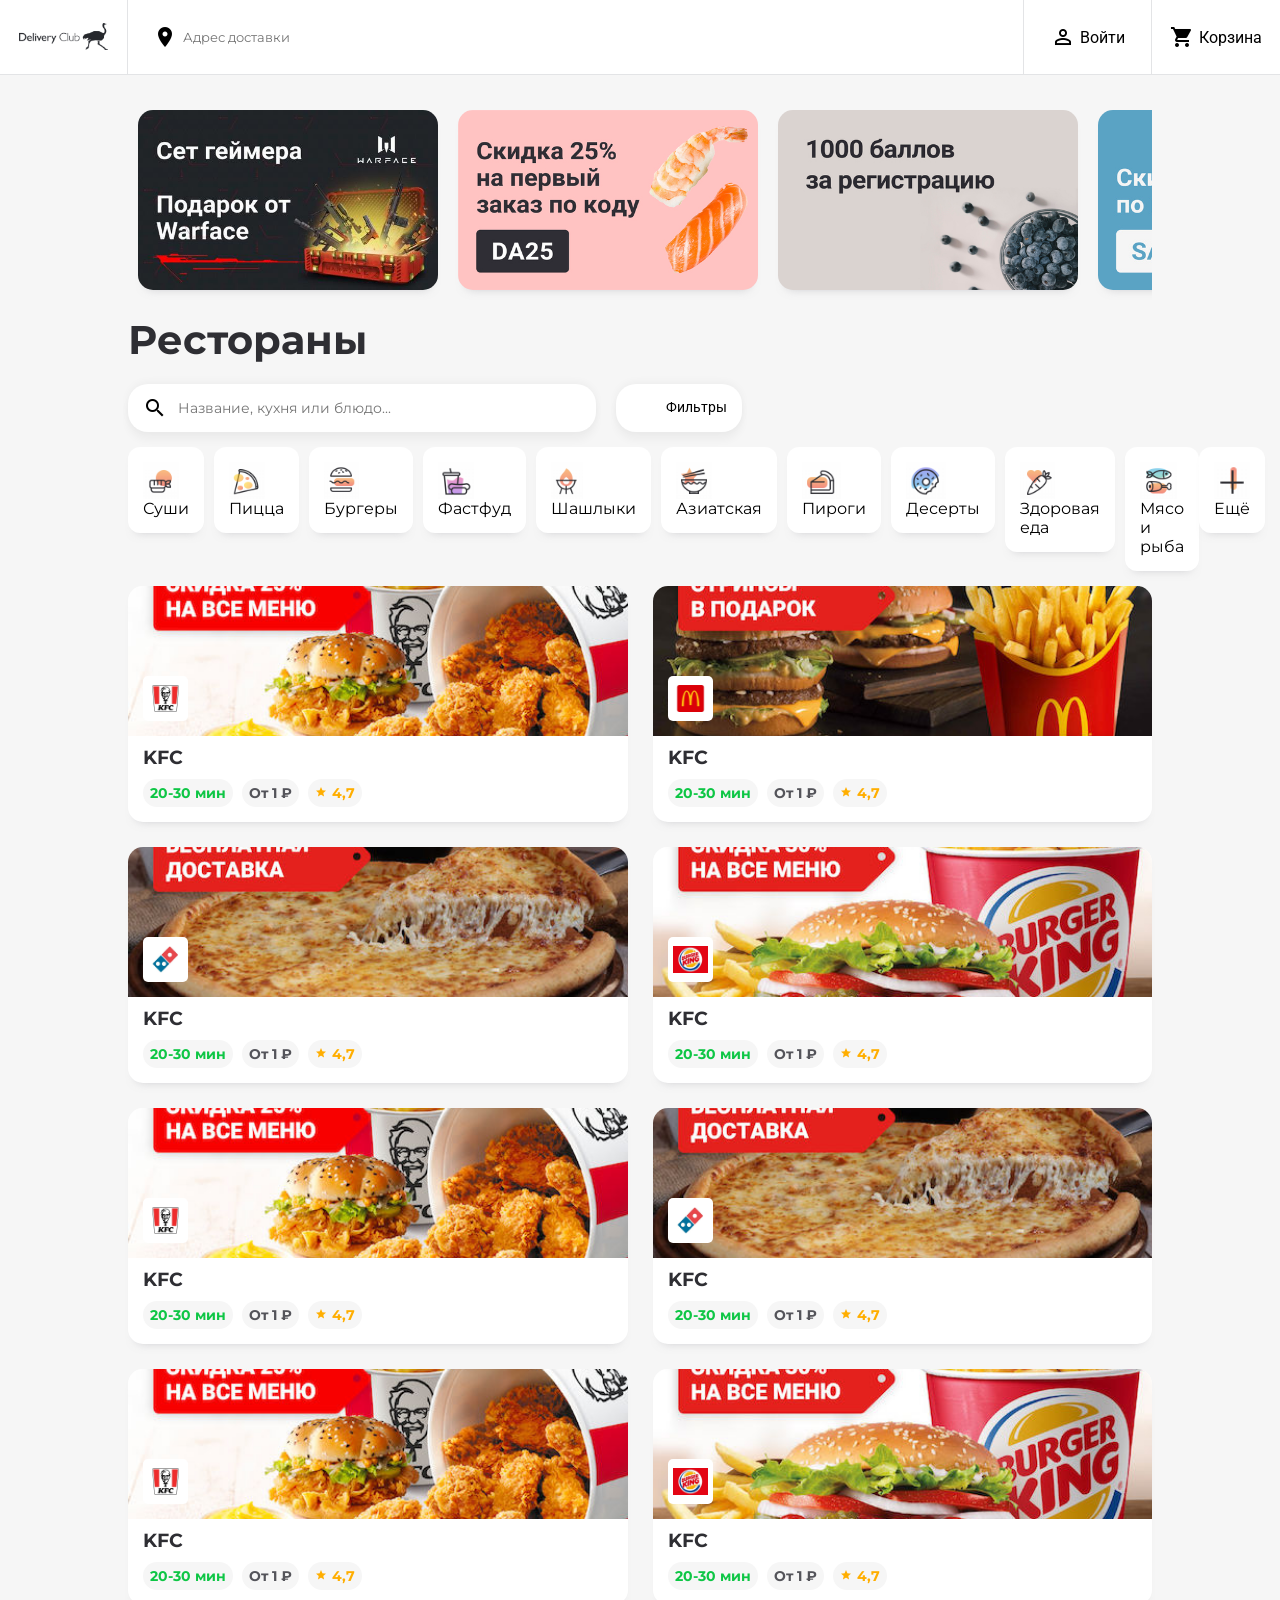
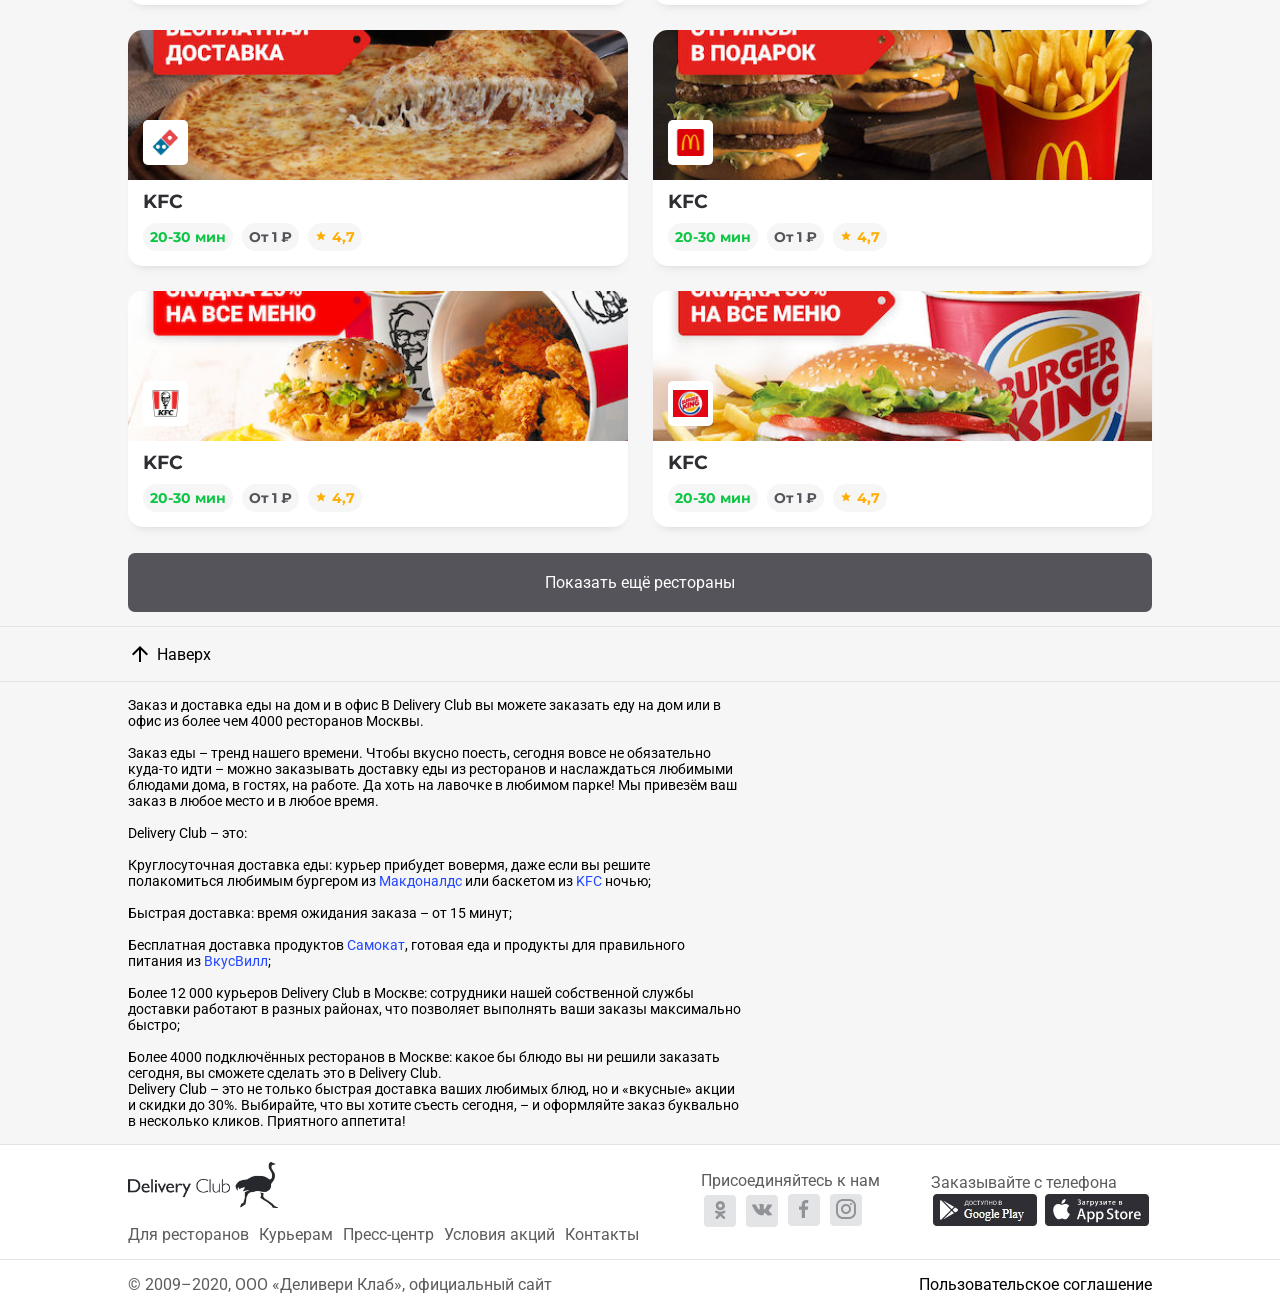
<file: delivery/index.html>
<!DOCTYPE html>
<html lang="en">
<head>
    <meta charset="UTF-8">
    <meta name="viewport" content="width=device-width, initial-scale=1.0">
    <title>Delivery Club</title>
    <link rel="stylesheet" href="css/style.css">
    <link href="https://fonts.googleapis.com/css2?family=Roboto:ital,wght@0,100;0,300;0,400;0,500;0,700;0,900;1,100;1,300;1,400;1,500;1,700;1,900&display=swap" rel="stylesheet">
    <link href="https://fonts.googleapis.com/css2?family=Montserrat:ital,wght@0,100;0,200;0,300;0,400;0,500;0,600;0,700;0,800;0,900;1,100;1,200;1,300;1,400;1,500;1,600;1,700;1,800;1,900&display=swap" rel="stylesheet">
    <link href="https://fonts.googleapis.com/icon?family=Material+Icons"
      rel="stylesheet">
</head>
<body id="up"> 
    <nav>
        <ul>
            <li id="logo"><a href="#" id="nav-logo"></a></li>
            <li id="adress-container"><input type="text" placeholder="Адрес доставки"><span id="adress-icon" class="material-icons">
                location_on
                </span></li>
            <li id="login"><span class="material-icons">perm_identity</span>Войти</li>
            <li id="cart"><span class="material-icons">shopping_cart</span>Корзина</li>
        </ul>
    </nav>
    <div class="wrapper" >
        <div id="main">
            <div id="recs-slider">
                <div class="rec-blocks-container">
                    <div class="rec-block"></div>
                    <div class="rec-block"></div>
                    <div class="rec-block"></div>
                    <div class="rec-block"></div>
                    <div class="rec-block"></div>
                    <div class="rec-block"></div>
                    <div class="rec-block"></div>
                    <div class="rec-block"></div>
                    <div class="rec-block"></div>
                    <div class="rec-block"></div>
                    <div class="rec-block"></div>
                    <div class="rec-block"></div>
                </div>
            </div>
            <h1 class="list-title">Рестораны</h1>
            <div class="search-container">
                <div class="search-box">
                    <input type="text" placeholder="Название, кухня или блюдо...">
                    <span class="material-icons">search</span>
                </div>
                <div class="filters-btn">
                    Фильтры
                    <span class="material-icons">toggle_on</span>
                </div>
            </div>
            <div class="categories">
                <div>
                    <div class="category-block"><img src="img/categories/1.png" alt="">Суши</div>
                    <div class="category-block"><img src="img/categories/2.png" alt="">Пицца</div>
                    <div class="category-block"><img src="img/categories/3.png" alt="">Бургеры</div>
                    <div class="category-block"><img src="img/categories/4.png" alt="">Фастфуд</div>
                    <div class="category-block"><img src="img/categories/5.png" alt="">Шашлыки</div>
                    <div class="category-block"><img src="img/categories/6.png" alt="">Азиатская</div>
                    <div class="category-block"><img src="img/categories/7.png" alt="">Пироги</div>
                    <div class="category-block"><img src="img/categories/8.png" alt="">Десерты</div>
                    <div class="category-block"><img src="img/categories/9.png" alt="">Здоровая еда</div>
                    <div class="category-block"><img src="img/categories/10.png" alt="">Мясо и рыба</div>

                </div>
                    <div class="category-block"><img src="img/categories/more.png" alt="">Ещё</div>
            </div>
            <div class="restaurants-list">
                <a href="#" class="restaurant-block">
                    <figure class="cover">
                        <div class="restaurant-logo">
                            <div class="logo">
                            </div>
                        </div>
                    </figure>
                    <div class="info">
                        <h3>KFC</h3>
                        <div>
                            <p class="deliver-time">20-30 мин</p>
                            <p class="min-price">От 1 ₽</p>
                            <p class="rate"><span class="material-icons">grade</span>4,7</p>
                        </div>
                    </div>
                </a>
                <a href="#" class="restaurant-block">
                    <figure class="cover">
                        <div class="restaurant-logo">
                            <div class="logo">
                            </div>
                        </div>
                    </figure>
                    <div class="info">
                        <h3>KFC</h3>
                        <div>
                            <p class="deliver-time">20-30 мин</p>
                            <p class="min-price">От 1 ₽</p>
                            <p class="rate"><span class="material-icons">grade</span>4,7</p>
                        </div>
                    </div>
                </a>
                <a href="#" class="restaurant-block">
                    <figure class="cover">
                        <div class="restaurant-logo">
                            <div class="logo">
                            </div>
                        </div>
                    </figure>
                    <div class="info">
                        <h3>KFC</h3>
                        <div>
                            <p class="deliver-time">20-30 мин</p>
                            <p class="min-price">От 1 ₽</p>
                            <p class="rate"><span class="material-icons">grade</span>4,7</p>
                        </div>
                    </div>
                </a>
                <a href="#" class="restaurant-block">
                    <figure class="cover">
                        <div class="restaurant-logo">
                            <div class="logo">
                            </div>
                        </div>
                    </figure>
                    <div class="info">
                        <h3>KFC</h3>
                        <div>
                            <p class="deliver-time">20-30 мин</p>
                            <p class="min-price">От 1 ₽</p>
                            <p class="rate"><span class="material-icons">grade</span>4,7</p>
                        </div>
                    </div>
                </a>
                <a href="#" class="restaurant-block">
                    <figure class="cover">
                        <div class="restaurant-logo">
                            <div class="logo">
                            </div>
                        </div>
                    </figure>
                    <div class="info">
                        <h3>KFC</h3>
                        <div>
                            <p class="deliver-time">20-30 мин</p>
                            <p class="min-price">От 1 ₽</p>
                            <p class="rate"><span class="material-icons">grade</span>4,7</p>
                        </div>
                    </div>
                </a>
                <a href="#" class="restaurant-block">
                    <figure class="cover">
                        <div class="restaurant-logo">
                            <div class="logo">
                            </div>
                        </div>
                    </figure>
                    <div class="info">
                        <h3>KFC</h3>
                        <div>
                            <p class="deliver-time">20-30 мин</p>
                            <p class="min-price">От 1 ₽</p>
                            <p class="rate"><span class="material-icons">grade</span>4,7</p>
                        </div>
                    </div>
                </a>
                <a href="#" class="restaurant-block">
                    <figure class="cover">
                        <div class="restaurant-logo">
                            <div class="logo">
                            </div>
                        </div>
                    </figure>
                    <div class="info">
                        <h3>KFC</h3>
                        <div>
                            <p class="deliver-time">20-30 мин</p>
                            <p class="min-price">От 1 ₽</p>
                            <p class="rate"><span class="material-icons">grade</span>4,7</p>
                        </div>
                    </div>
                </a>
                <a href="#" class="restaurant-block">
                    <figure class="cover">
                        <div class="restaurant-logo">
                            <div class="logo">
                            </div>
                        </div>
                    </figure>
                    <div class="info">
                        <h3>KFC</h3>
                        <div>
                            <p class="deliver-time">20-30 мин</p>
                            <p class="min-price">От 1 ₽</p>
                            <p class="rate"><span class="material-icons">grade</span>4,7</p>
                        </div>
                    </div>
                </a>
                <a href="#" class="restaurant-block">
                    <figure class="cover">
                        <div class="restaurant-logo">
                            <div class="logo">
                            </div>
                        </div>
                    </figure>
                    <div class="info">
                        <h3>KFC</h3>
                        <div>
                            <p class="deliver-time">20-30 мин</p>
                            <p class="min-price">От 1 ₽</p>
                            <p class="rate"><span class="material-icons">grade</span>4,7</p>
                        </div>
                    </div>
                </a>
                <a href="#" class="restaurant-block">
                    <figure class="cover">
                        <div class="restaurant-logo">
                            <div class="logo">
                            </div>
                        </div>
                    </figure>
                    <div class="info">
                        <h3>KFC</h3>
                        <div>
                            <p class="deliver-time">20-30 мин</p>
                            <p class="min-price">От 1 ₽</p>
                            <p class="rate"><span class="material-icons">grade</span>4,7</p>
                        </div>
                    </div>
                </a>
                <a href="#" class="restaurant-block">
                    <figure class="cover">
                        <div class="restaurant-logo">
                            <div class="logo">
                            </div>
                        </div>
                    </figure>
                    <div class="info">
                        <h3>KFC</h3>
                        <div>
                            <p class="deliver-time">20-30 мин</p>
                            <p class="min-price">От 1 ₽</p>
                            <p class="rate"><span class="material-icons">grade</span>4,7</p>
                        </div>
                    </div>
                </a>
                <a href="#" class="restaurant-block">
                    <figure class="cover">
                        <div class="restaurant-logo">
                            <div class="logo">
                            </div>
                        </div>
                    </figure>
                    <div class="info">
                        <h3>KFC</h3>
                        <div>
                            <p class="deliver-time">20-30 мин</p>
                            <p class="min-price">От 1 ₽</p>
                            <p class="rate"><span class="material-icons">grade</span>4,7</p>
                        </div>
                    </div>
                </a>
                <a href="#" class="more-restaurants">
                    Показать ещё рестораны
                </a>
            </div>
        </div>
    </div>
    <footer>
        <div class="footer-navigation footer-section">
            <a href="#up" id="goup">
                <span class="material-icons">
                    arrow_upward
                </span>
                Наверх
            </a>
        </div>
        <div class="footer-section footer-info">
            <p>
            Заказ и доставка еды на дом и в офис
            В Delivery Club вы можете заказать еду на дом или в офис из более чем 4000 ресторанов
            Москвы. <br>
            <br>
            Заказ еды – тренд нашего времени. Чтобы вкусно поесть, сегодня вовсе не обязательно куда-то идти – можно заказывать доставку еды из ресторанов и наслаждаться любимыми
            блюдами дома, в гостях, на работе. Да хоть на лавочке в любимом парке! Мы привезём ваш заказ в любое место и в любое время.
            <br><br>
            Delivery Club – это:
            <br><br>
            Круглосуточная доставка еды: курьер прибудет вовермя, даже если вы решите полакомиться любимым бургером из <a>Макдоналдс</a> или баскетом из <a>KFC</a> ночью;
            <br><br>
            Быстрая доставка: время ожидания заказа – от 15 минут;
            <br><br> 
            Бесплатная доставка продуктов <a>Самокат</a>, готовая еда и продукты для правильного питания из <a>ВкусВилл</a>;
            <br><br>
            Более 12 000 курьеров Delivery Club в Москве: сотрудники нашей собственной  службы доставки работают в разных районах, что позволяет выполнять ваши заказы максимально быстро;
            <br><br> 
            Более 4000 подключённых ресторанов в Москве: какое бы блюдо вы ни решили заказать сегодня, вы сможете сделать это в Delivery Club. <br>
            Delivery Club – это не только быстрая доставка ваших любимых блюд, но и «вкусные» акции и скидки до 30%. Выбирайте, что вы хотите съесть сегодня, – и оформляйте заказ буквально в  несколько кликов.
            Приятного аппетита!
            </p>
        </div>
        <div class="footer-section footer-links">
            <div class="links">
                <figure class="logo">
                    <div></div>
                </figure>
                <ul class="nav-links">
                    <li>Для ресторанов</li>
                    <li>Курьерам</li>
                    <li>Пресс-центр</li>
                    <li>Условия акций</li>
                    <li>Контакты</li>
                </ul>
            </div>
            <div class="socials">
                <p>Присоединяйтесь к нам</p>
                <div>
                    <img src="img/socials/ok.jpg" alt="">
                    <img src="img/socials/vk.jpg" alt="">
                    <img src="img/socials/facebook.jpg" alt="">
                    <img src="img/socials/inst.jpg" alt="">
                </div>
            </div>
            <div class="apps">
                <p>Заказывайте с телефона</p>
                <div>
                    <img src="img/socials/gp.jpg" alt="">
                    <img src="img/socials/as.jpg" alt="">
                </div>
            </div>
        </div>
        <div class="footer-copyright footer-section">
            <div class="copyright">
                © 2009–2020, ООО «Деливери Клаб», официальный сайт
            </div>
            <div class="policy">
                Пользовательское соглашение
            </div>
        </div>
    </footer>
</body>
</html>
</file>
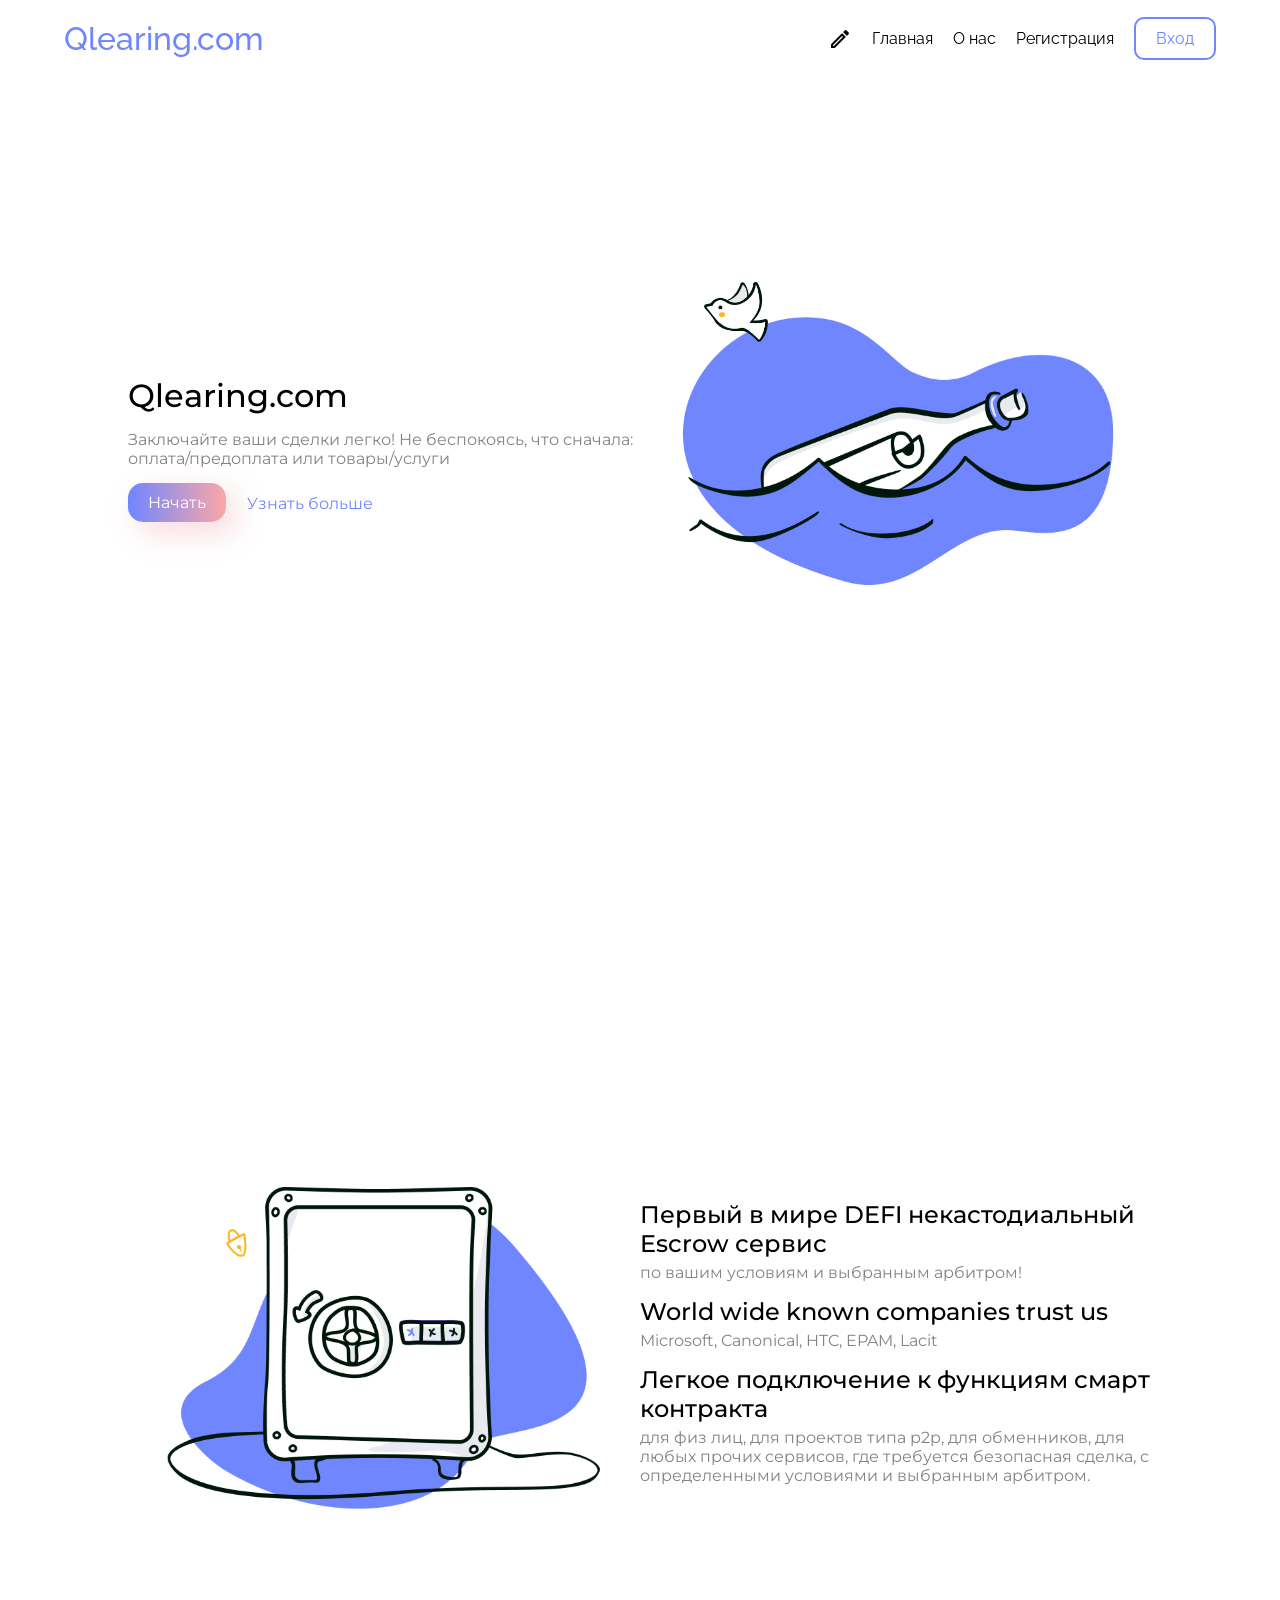
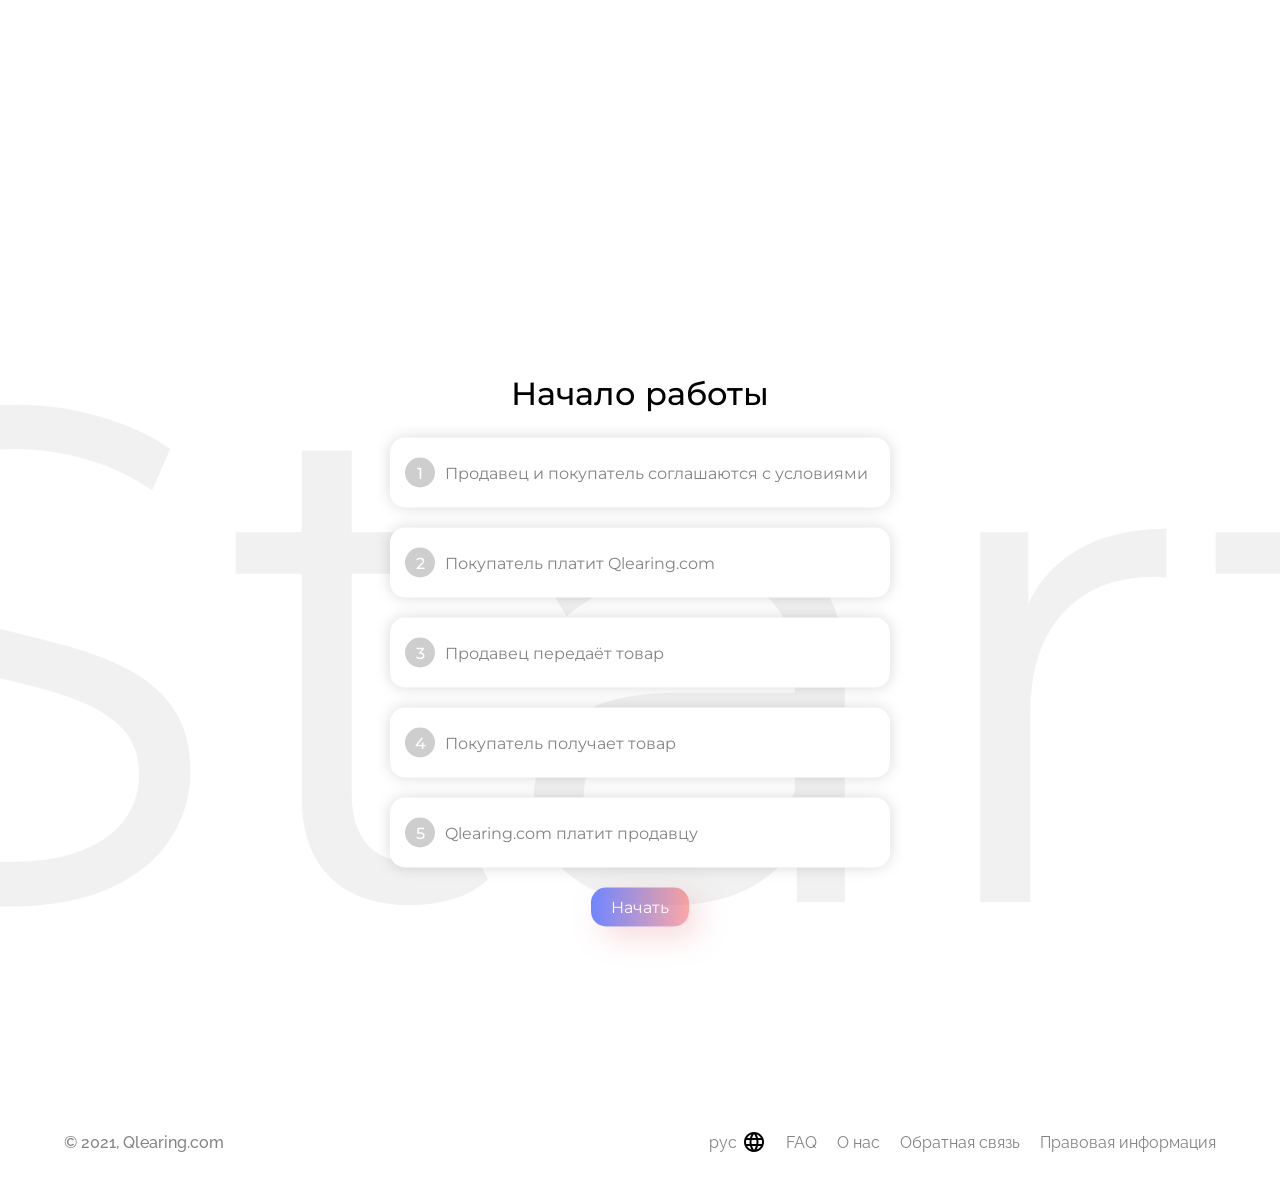
<file: qlearing/index.html>
<!DOCTYPE html>
<html>
<head>
    <meta charset="UTF-8">
    <meta http-equiv="X-UA-Compatible" content="IE=edge">
    <meta name="viewport" content="width=device-width, initial-scale=1.0">
    <link rel="stylesheet" href="css/style.css?v=0.2">
    <title>Qlearing.com</title>
    <link href="img/bird.png" rel="shortcut icon">
    <link href="https://fonts.googleapis.com/css?family=Raleway:100,200,300,regular,500,600,700,800,900,100italic,200italic,300italic,italic,500italic,600italic,700italic,800italic,900italic" rel="stylesheet" />
    <link href="https://fonts.googleapis.com/css?family=Montserrat:100,100italic,200,200italic,300,300italic,regular,italic,500,500italic,600,600italic,700,700italic,800,800italic,900,900italic" rel="stylesheet" />
    <link href="https://fonts.googleapis.com/css?family=Material+Icons|Material+Icons+Outlined|Material+Icons+Two+Tone|Material+Icons+Round|Material+Icons+Sharp" rel="stylesheet">
</head>
<body id="index-page">
    <header id="header">
        <h1 class='Logo'><a href="index.html">Qlearing.com</a></h1>
        <div id="pcheadmenu">
            <ul class="links">
                <li><a class="theme-switcher"><span class="material-icons-outlined">
                    dark_mode
                    </span></a></li>
                <li><a href="#">Главная</a></li>
                <li><a href="about.html">О нас</a></li>
                <li><a id="reg-btn">Регистрация</a></li>
                <li><a id="login-btn" class="btn-border">Вход</a></li>
            </ul>
        </div>
        <div id="mobheadmenu">
            <span id="headmenuburger" class="material-icons-outlined">
                menu
            </span>
        </div>

    </header>
    <main>
        <div class="first-section">
            <div class="main-block">
                <div class="project-description">
                    <h1>Qlearing.com</h1>
                    <p>
                        Заключайте ваши сделки легко! Не беспокоясь, что сначала: оплата/предоплата или товары/услуги
                    </p>
                    <div class="btns-block">
                        <a onclick="pushWindow('regmenu')" class="btn-gradient">Начать</a>
                        <a href="#second-section" class="btn-accolor">Узнать больше</a>
                    </div>
                </div>
                <div class="illustration">
                    <img src="img/illustrationwb.png" alt="">
                    <img src="img/bird.png" class="bird" alt="">
                </div>
            </div>
        </div>
        <div id="second-section" class="second-section">
            <div class="main-block">
                <div class="illustration">
                    <img src="img/safe.png" alt="">
                </div>
                <div class="project-description">
                    <h2>Первый в мире DEFI некастодиальный <br> Escrow сервис</h2>
                    <p>по вашим условиям и выбранным арбитром!</p>
                    <h2>World wide known companies trust us</h2>
                    <p>Microsoft, Canonical, HTC, EPAM, Lacit</p>
                    <h2>Легкое подключение к функциям смарт контракта</h2>
                    <p>для физ лиц, для проектов типа р2р, для обменников, для любых прочих сервисов, где требуется безопасная сделка, с определенными условиями и выбранным арбитром.</p>
                </div>
            </div>
        </div>
        <div class="third-section">
            <div class="main-block">
                <div class="illustration">
                <img src="img/start.png">
            </div>
                    <h1>Начало работы</h1>
                    <ul>
                        <li><div><span>1</span></div>Продавец и покупатель соглашаются с условиями</li>
                        <li><div><span>2</span></div>Покупатель платит Qlearing.com</li>
                        <li><div><span>3</span></div>Продавец передаёт товар</li>
                        <li><div><span>4</span></div>Покупатель получает товар</li>
                        <li><div><span>5</span></div>Qlearing.com платит продавцу</li>
                    </ul>
                    <a onclick="pushWindow('regmenu')" class="btn-gradient">Начать</a>
            </div>
            <div id="how-bg">Start</div>
        </div>
    </main>
    <footer>
        <h1 class="Logo">
            <a href="index.html">
            © 2021, Qlearing.com
            </a>
        </h1>
        <ul class="links">
            <li id="language-changer" class="language-switcher">
                рус<span class="material-icons">language</span>
            </li>
            <li><a href="faq.html">FAQ</a></li>
            <li><a href="about.html">О нас</a></li>
            <li><a href="contacts.html">Обратная связь</a></li>
            <li><a href="docs.html">Правовая информация</a></li>
        </ul>
    </footer>
    <script src="js/pushwindow.js?v=0.2"></script>
    <script src="js/language.js?v=0.2"></script>
    <script src="js/header.js?v=0.2"></script>
    <script src="js/darkmode.js?v=0.2"></script>
</body>
</html>
</file>
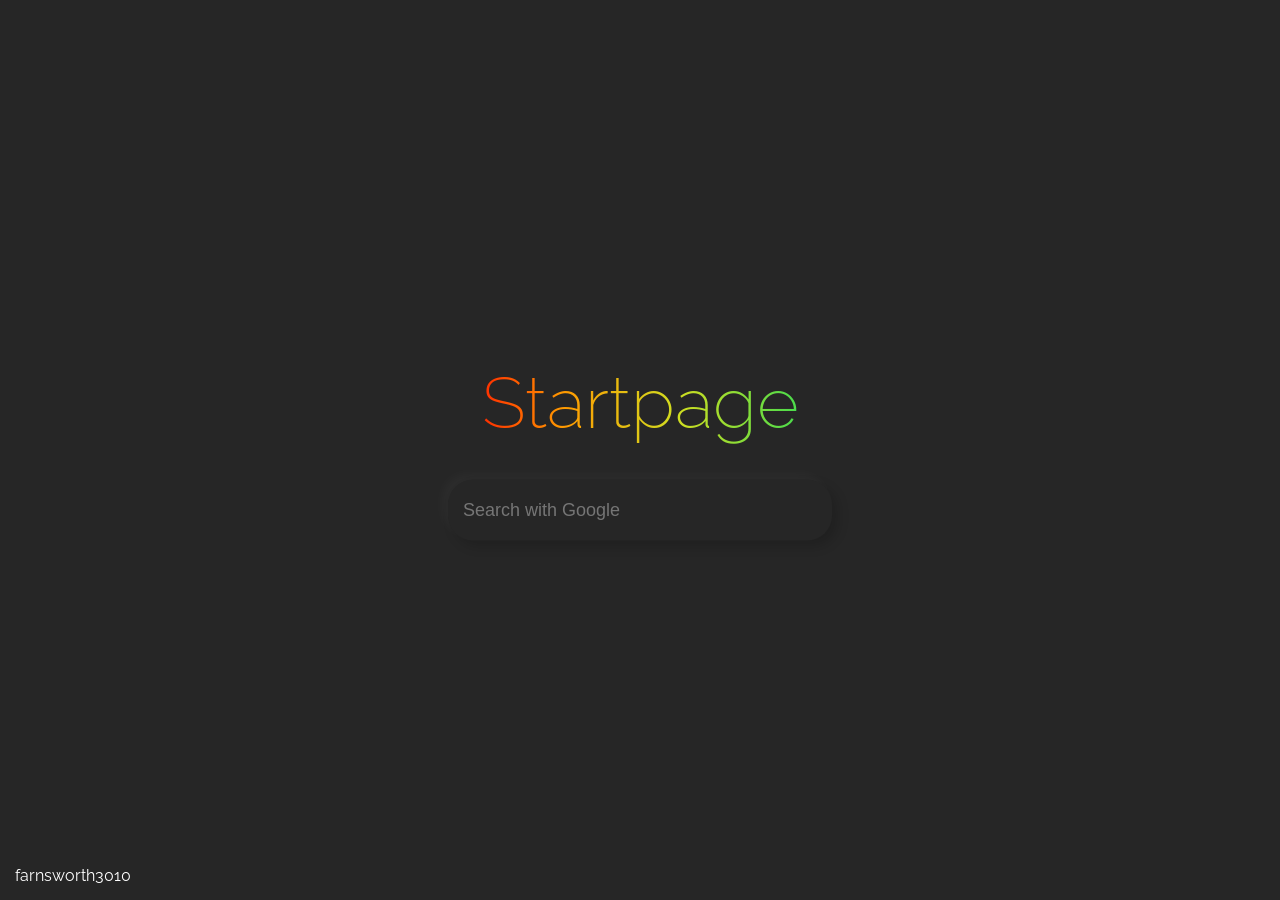
<file: Startpage/index.html>
<!DOCTYPE html>
 <html lang="en">
 <head>
    <meta charset="UTF-8">
    <meta http-equiv="X-UA-Compatible" content="IE=edge">
    <meta name="viewport" content="width=device-width, initial-scale=1.0">
    <title>Startpage</title>
    <link rel="stylesheet" href="./css/style.css">
    <link href="https://fonts.googleapis.com/css?family=Raleway:100,200,300,regular,500,600,700,800,900,100italic,200italic,300italic,italic,500italic,600italic,700italic,800italic,900italic" rel="stylesheet" />
 </head>
 <body>
   <form class="form" action="http://google.com/search" target="_blank">
      <h1>Startpage</h1>
      <input name="q" placeholder="Search with Google">
  </form>
  <footer>farnsworth3010</footer>
 </body>
 </html>
</file>
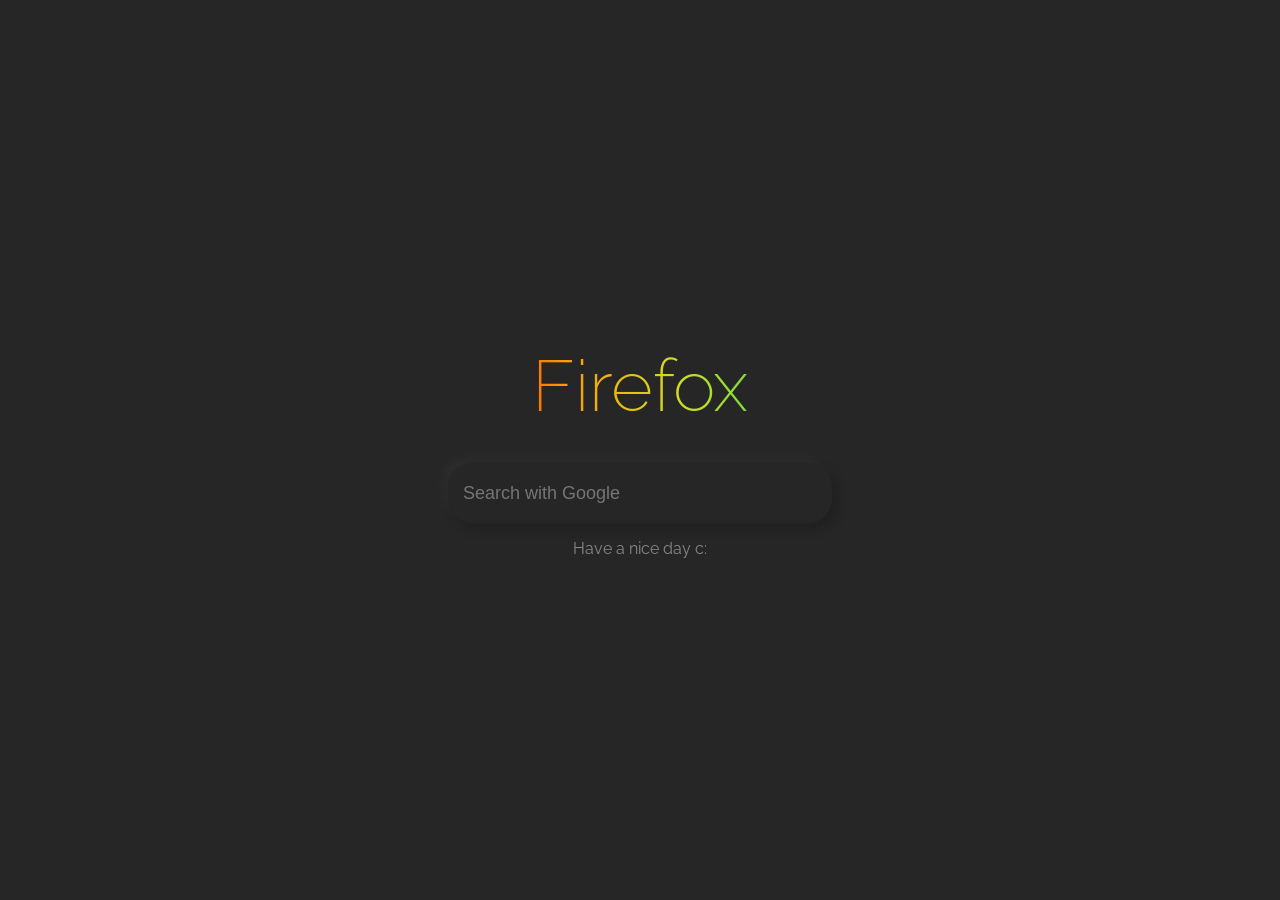
<file: startpage/index.html>
<!DOCTYPE html>
 <html lang="en">
 <head>
    <meta charset="UTF-8">
    <meta http-equiv="X-UA-Compatible" content="IE=edge">
    <meta name="viewport" content="width=device-width, initial-scale=1.0">
    <title>Startpage</title>
    <link rel="stylesheet" href="./css/style.css">
    <link href="https://fonts.googleapis.com/css?family=Raleway:100,200,300,regular,500,600,700,800,900,100italic,200italic,300italic,italic,500italic,600italic,700italic,800italic,900italic" rel="stylesheet" />
 </head>
 <body>
   <form class="form" action="http://google.com/search" target="_blank">
      <h1>Firefox</h1>
      <input name="q" placeholder="Search with Google">
      <p style="text-align: center; color: rgb(136, 136, 136); margin-top: 15px;">Have a nice day c:</p>
  </form>
  <!-- <footer></footer> -->
 </body>
 </html>
</file>
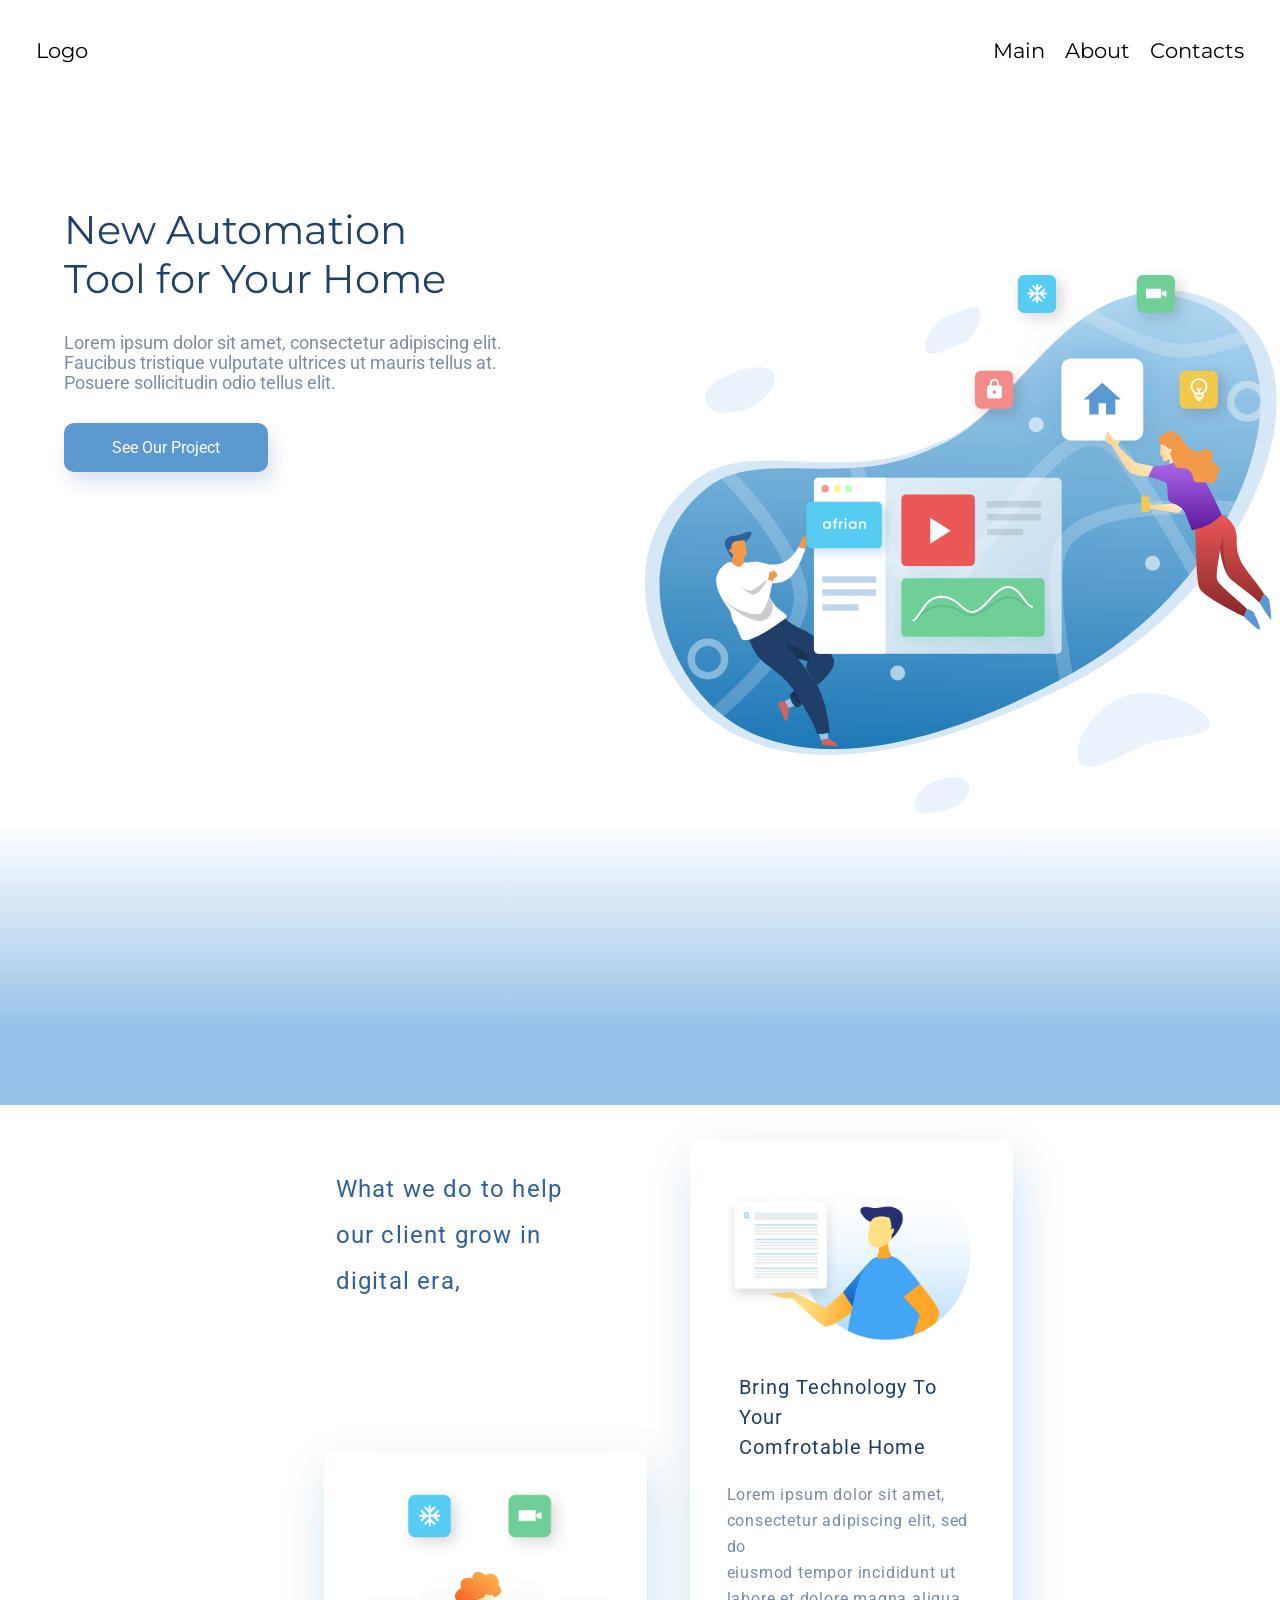
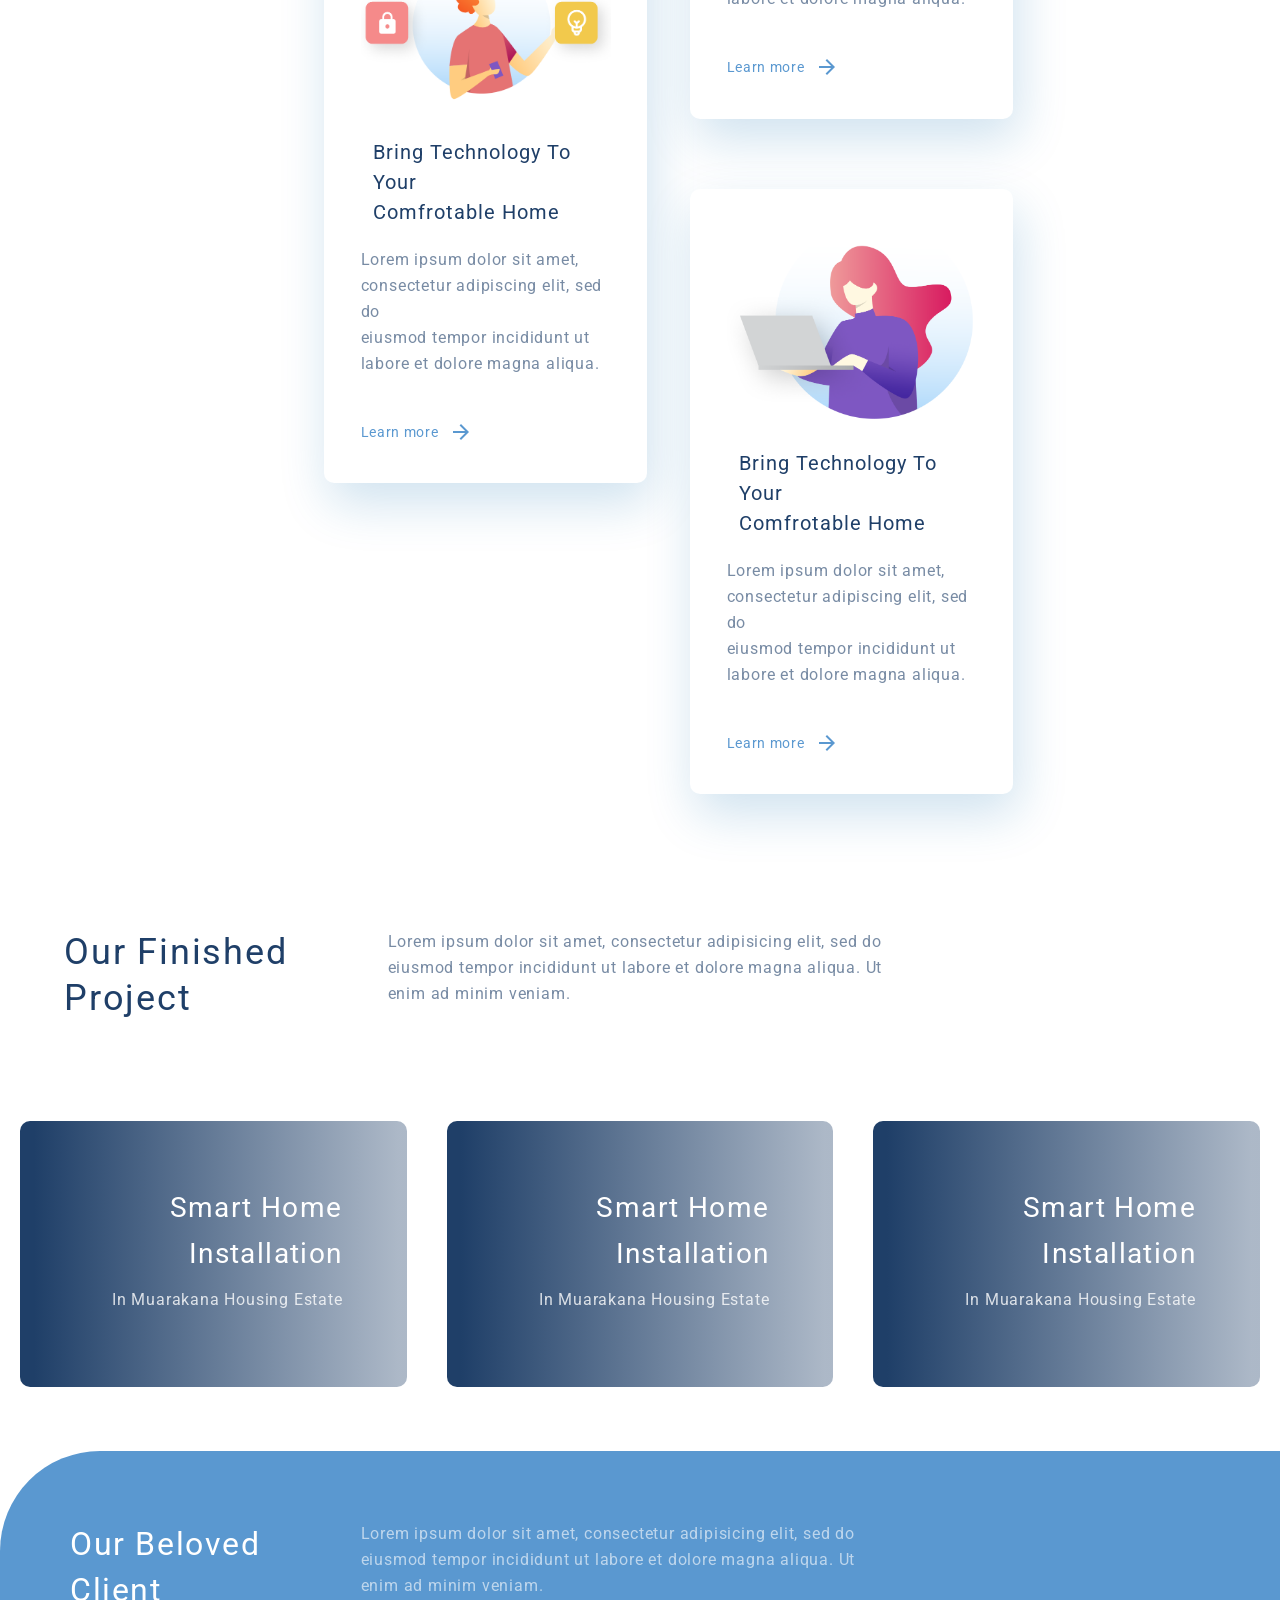
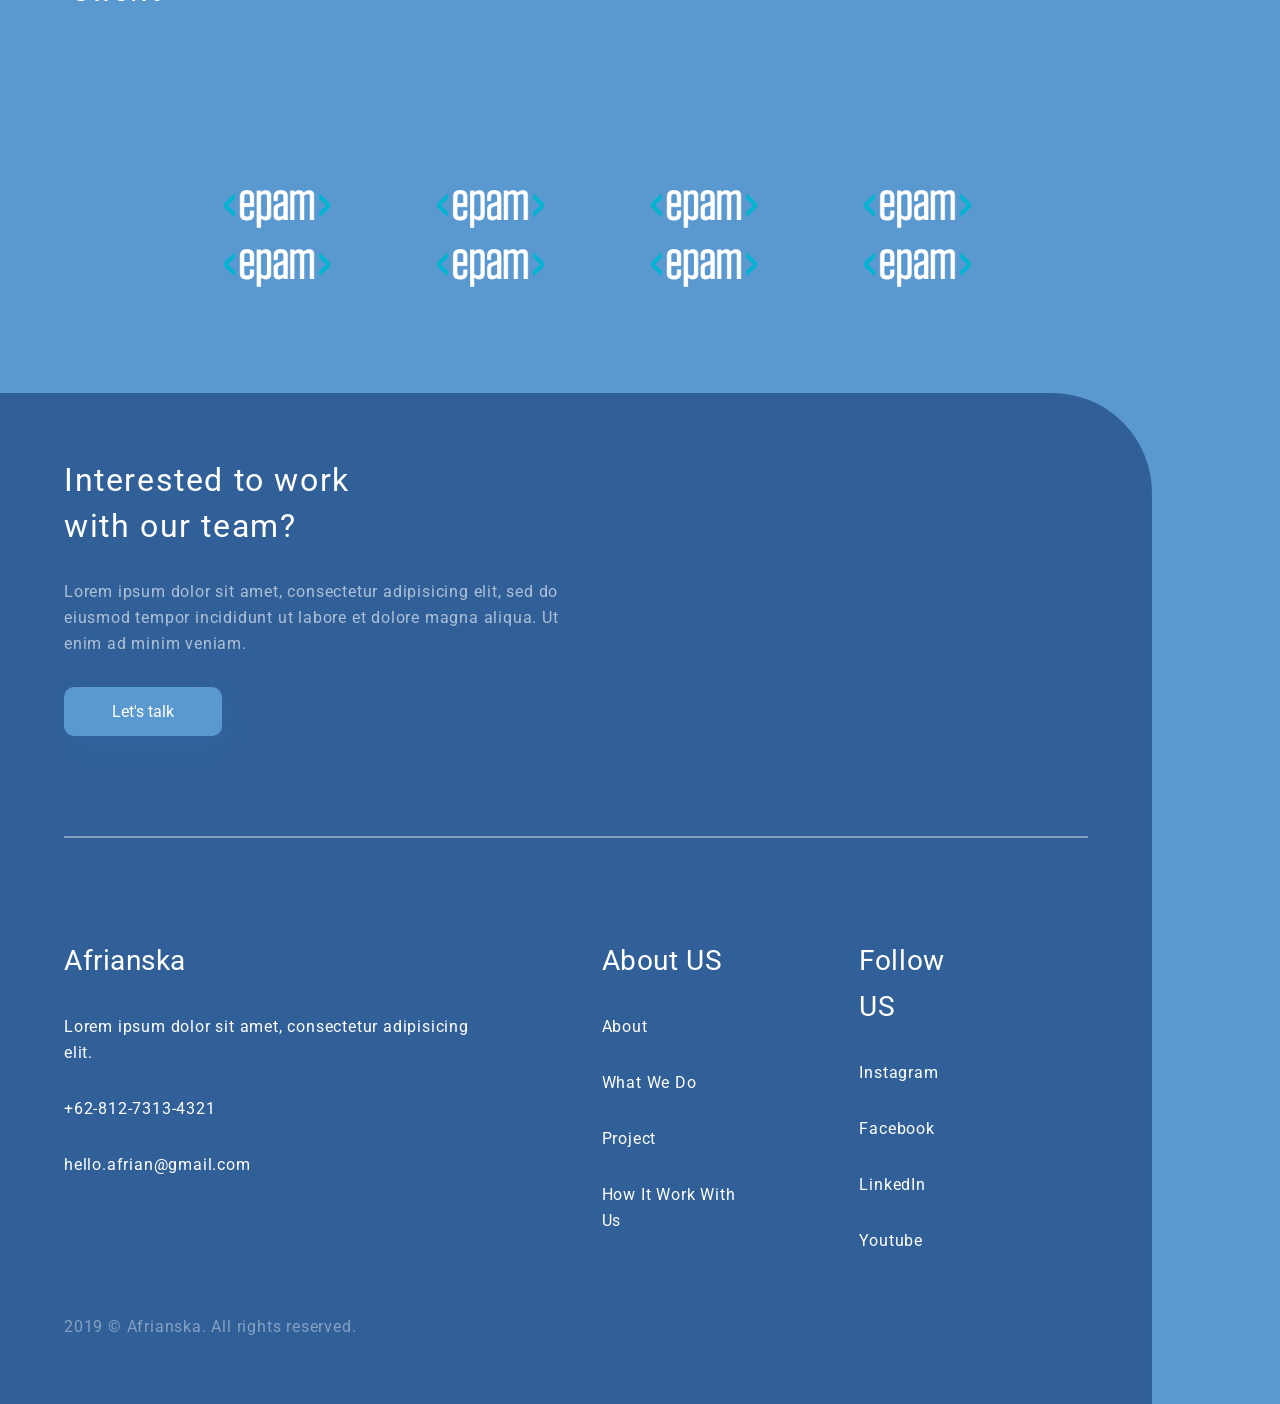
<file: V1figma/index.html>
<!DOCTYPE html>
<html lang="en">

<head>
    <meta charset="UTF-8">
    <meta name="viewport" content="width=device-width, initial-scale=1.0">
    <meta http-equiv="X-UA-Compatible" content="ie=edge">
    <title>V1</title>
    <link rel="stylesheet" href="style.css">
    <link href="https://fonts.googleapis.com/css?family=Montserrat|Roboto&display=swap" rel="stylesheet">
</head>

<body>
    <header>
        <nav>
            <ul>
                <figure id="logo">
                    <li>Logo</li>
                </figure>
                <figure>
                    <li>Main</li>
                    <li>About</li>
                    <li>Contacts</li>
                </figure>
            </ul>
        </nav>
    </header>
    <article id="welcome">

        <svg id="welcome-bg" width="688" height="590" viewBox="0 0 688 590" fill="none"
            xmlns="http://www.w3.org/2000/svg">
            <path opacity="0.4"
                d="M624.607 41.4102C479.832 -27.4825 415.969 160.909 316.138 191.906C216.394 237.253 120.215 184.176 60.8283 229.674C-33.3064 301.794 8.01039 427.963 68.2737 481.05C154.694 557.18 308.272 529.78 467.012 447.462C665.894 344.329 751.55 101.817 624.607 41.4102Z"
                fill="#98C3E8" />
            <path opacity="0.2"
                d="M143.5 116.5C148.5 129 133.5 148.5 112 155C93.4998 160.593 75.4998 160 70.4998 147C66.0767 135.5 79.9998 123 95.9998 116.5C112 110 138.5 104 143.5 116.5Z"
                fill="#98C3E8" />
            <path opacity="0.2"
                d="M307 91C303.109 81.0604 316.816 57.8658 333.802 52.7986C348.419 48.4383 362.111 38.1637 366 48.5C369.44 57.6437 358.909 78.3246 346.26 83.415C333.612 88.5054 310.891 100.94 307 91Z"
                fill="#98C3E8" />
            <path opacity="0.2"
                d="M295.792 583.215C291.901 573.276 303.816 557.866 320.802 552.799C335.419 548.438 349.614 548.985 353.503 559.321C356.944 568.465 345.908 578.325 333.26 583.415C320.612 588.505 299.684 593.155 295.792 583.215Z"
                fill="#98C3E8" />
            <path opacity="0.2"
                d="M471.573 532.55C463.478 513.52 489.279 471.235 524.573 461.55C554.942 453.216 603.982 470.26 612.072 490.05C619.229 507.555 572.353 504.66 546.074 514.393C519.795 524.126 479.667 551.579 471.573 532.55Z"
                fill="#98C3E8" />
            <mask id="mask0" mask-type="alpha" maskUnits="userSpaceOnUse" x="20" y="30" width="648" height="490">
                <path
                    d="M606.962 42.9443C466.39 -19.131 410.042 163.479 315.141 196.024C220.694 242.339 127.118 194.084 71.3641 239.416C-17.0125 311.272 25.8608 431.217 85.0062 480.486C169.824 551.139 316.342 520.544 466.39 437.093C654.38 332.539 730.22 97.3739 606.962 42.9443Z"
                    fill="#98C3E8" />
            </mask>
            <g mask="url(#mask0)">
                <rect x="-85.083" y="-50.5983" width="805.162" height="681.485" fill="url(#paint0_linear)" />
                <path
                    d="M16.5085 166.467C90.336 203.697 172.998 307.904 172.998 357.662C172.998 418.869 43.221 512.678 -16.3037 565.893L491.655 598.705C473.566 517.726 427.894 337.7 455.688 297.716C491.655 245.974 637.207 258.594 718.816 268.059L740.902 37.7424C701.148 54.3588 612.177 102.105 563.589 89.4847C518.615 77.8031 432.34 27.4359 395.742 -4.53494"
                    stroke="white" stroke-opacity="0.2" stroke-width="15" />
                <path
                    d="M206.441 109.677C226.634 214.844 281.531 407.637 339.583 337.469C412.149 249.76 469.57 136.179 523.837 211.269C567.25 271.34 631.107 389.843 657.61 441.585"
                    stroke="white" stroke-opacity="0.2" stroke-width="15" />
                <path fill-rule="evenodd" clip-rule="evenodd"
                    d="M434 171C434 175.418 430.418 179 426 179C421.582 179 418 175.418 418 171C418 166.582 421.582 163 426 163C430.418 163 434 166.582 434 171ZM103 344C107.418 344 111 340.418 111 336C111 331.582 107.418 328 103 328C98.5817 328 95 331.582 95 336C95 340.418 98.5817 344 103 344ZM277 446C281.418 446 285 442.418 285 438C285 433.582 281.418 430 277 430C272.582 430 269 433.582 269 438C269 442.418 272.582 446 277 446ZM551 328C555.418 328 559 324.418 559 320C559 315.582 555.418 312 551 312C546.582 312 543 315.582 543 320C543 324.418 546.582 328 551 328Z"
                    fill="white" fill-opacity="0.6" />
                <circle cx="73" cy="423" r="18" stroke="white" stroke-opacity="0.4" stroke-width="8" />
                <circle cx="653" cy="146" r="18" stroke="white" stroke-opacity="0.4" stroke-width="8" />
                <circle cx="403" cy="379" r="18" stroke="white" stroke-opacity="0.4" stroke-width="8" />
            </g>
            <g filter="url(#filter0_d)">
                <rect x="453" y="100" width="88" height="88" rx="10" fill="white" />
            </g>
            <path d="M493 160V148H501V160H511V144H517L497 126L477 144H483V160H493Z" fill="#5A98D0" />
            <g filter="url(#filter1_d)">
                <path
                    d="M440.423 10H412.992C409.207 10 406.139 13.0475 406.139 16.8068V44.0493C406.139 47.8086 409.207 50.8561 412.992 50.8561H440.423C444.208 50.8561 447.277 47.8086 447.277 44.0493V16.8068C447.277 13.0475 444.208 10 440.423 10Z"
                    fill="#56CCF2" />
            </g>
            <path
                d="M437 29H432.83L436.07 25.76L434.66 24.34L430 29H428V27L432.66 22.34L431.24 20.93L428 24.17V20H426V24.17L422.76 20.93L421.34 22.34L426 27V29H424L419.34 24.34L417.93 25.76L421.17 29H417V31H421.17L417.93 34.24L419.34 35.66L424 31H426V33L421.34 37.66L422.76 39.07L426 35.83V40H428V35.83L431.24 39.07L432.66 37.66L428 33V31H430L434.66 35.66L436.07 34.24L432.83 31H437V29Z"
                fill="white" />
            <g filter="url(#filter2_d)">
                <path
                    d="M614.284 113H586.854C583.069 113 580 116.048 580 119.807V147.049C580 150.809 583.069 153.856 586.854 153.856H614.284C618.07 153.856 621.138 150.809 621.138 147.049V119.807C621.138 116.048 618.07 113 614.284 113Z"
                    fill="#F2C94C" />
            </g>
            <path
                d="M610 130C610 125 606 121 601 121C596 121 592 125 592 130C592 133.1 593.6 135.9 596 137.5V140C596 141.3 596.8 142.4 598 142.8V143C598 144.7 599.3 146 601 146C602.7 146 604 144.7 604 143V142.8C605.2 142.4 606 141.3 606 140V137.5C608.4 135.9 610 133.1 610 130ZM594 130C594 126.1 597.1 123 601 123C604.9 123 608 126.1 608 130C608 133.5 605.4 136.4 602 136.9V134.4L603.7 132.7C604.1 132.3 604.1 131.7 603.7 131.3C603.3 130.9 602.7 130.9 602.3 131.3L601 132.6L599.7 131.3C599.3 130.9 598.7 130.9 598.3 131.3C597.9 131.7 597.9 132.3 598.3 132.7L600 134.4V136.9C596.6 136.4 594 133.5 594 130ZM601 144C600.4 144 600 143.6 600 143H602C602 143.6 601.6 144 601 144ZM604 140C604 140.6 603.6 141 603 141H599C598.4 141 598 140.6 598 140V138.5C598.9 138.8 599.9 139 601 139C602.1 139 603.1 138.8 604 138.5V140Z"
                fill="white" />
            <g filter="url(#filter3_d)">
                <path
                    d="M394.284 113H366.854C363.069 113 360 116.048 360 119.807V147.049C360 150.809 363.069 153.856 366.854 153.856H394.284C398.07 153.856 401.138 150.809 401.138 147.049V119.807C401.138 116.048 398.07 113 394.284 113Z"
                    fill="#F58A8A" />
            </g>
            <path
                d="M387 129H386V127C386 124.24 383.76 122 381 122C378.24 122 376 124.24 376 127V129H375C373.9 129 373 129.9 373 131V141C373 142.1 373.9 143 375 143H387C388.1 143 389 142.1 389 141V131C389 129.9 388.1 129 387 129ZM381 138C379.9 138 379 137.1 379 136C379 134.9 379.9 134 381 134C382.1 134 383 134.9 383 136C383 137.1 382.1 138 381 138ZM384.1 129H377.9V127C377.9 125.29 379.29 123.9 381 123.9C382.71 123.9 384.1 125.29 384.1 127V129Z"
                fill="white" />
            <g filter="url(#filter4_d)">
                <path
                    d="M568.284 10H540.854C537.069 10 534 13.0475 534 16.8068V44.0493C534 47.8086 537.069 50.8561 540.854 50.8561H568.284C572.07 50.8561 575.138 47.8086 575.138 44.0493V16.8068C575.138 13.0475 572.07 10 568.284 10Z"
                    fill="#6FCF97" />
            </g>
            <path d="M560.311 24.8964H543.979V35.1033H560.311V24.8964Z" fill="white" />
            <path d="M564.713 26.9276L561.108 28.4427V31.6002L564.713 33.1153H566.02V26.9276H564.713Z" fill="white" />
            <path
                d="M500.39 183C499.274 187.364 500.787 189.88 501.978 190.5C504.34 191.73 506.977 193.27 506.977 193.27C506.977 193.27 523.406 221.414 528.168 223.429C533.724 225.778 546.422 227 546.422 227L551.978 215.889C551.978 215.889 539.279 213.111 533.724 211.921C529.98 211.118 513.486 193.27 513.486 193.27L516.66 187.714H510.708C506.343 184.54 503.977 178 503.977 178C503.977 178 501.153 180.02 500.39 183Z"
                fill="url(#paint1_linear)" />
            <path
                d="M565.478 233.5C563.478 231.5 551.978 228.333 546.478 227L551.978 216C554.144 216 560.478 215.5 568.478 213.5C578.478 211 581.978 202 593.478 211.5C602.678 219.1 618.644 252.333 625.478 268C614.731 278.243 607.594 281.569 593.478 284.5C592.644 282.833 590.178 277.2 586.978 268C582.978 256.5 570.478 256.5 568.478 252.5C566.478 248.5 567.978 236 565.478 233.5Z"
                fill="url(#paint2_linear)" />
            <path
                d="M601.478 347C597.878 339 597.811 301 596.478 283.5C608.671 281.103 615.111 278.016 625.478 267.5C625.478 267.5 642.478 275.5 641.478 294C640.478 312.5 647.998 321.841 652.478 328C656.478 333.5 665.978 345.167 670.978 353L665.978 362.5C660.478 356.667 644.378 344.8 635.978 338C627.578 331.2 624.811 314.167 623.478 305C622.644 314.667 618.478 332.4 620.478 338C622.478 343.6 643.978 360.5 652.478 369L649.478 377.5C634.978 370.667 605.078 355 601.478 347Z"
                fill="url(#paint3_linear)" />
            <path
                d="M559.477 199.5C559.877 197.9 559.311 193.167 559.978 191.5C564.778 192.3 567.477 195.667 568.477 197C569.477 196.833 570.912 196.369 571.477 197.5C571.977 198.5 571.477 200.5 569.977 202L573.477 211.5C571.819 212.577 570.809 212.939 568.977 213.5C569.977 211 569.477 209 568.977 208C565.377 210.8 563.977 210.667 562.477 210.5L560.977 204L558.478 204.5C558.978 203.667 559.077 201.1 559.477 199.5Z"
                fill="url(#paint4_linear)" />
            <path
                d="M568.477 197C566.477 194.2 561.644 192.167 559.477 191.5C555.477 188.5 557.477 182 566.977 179C576.477 176 580.477 184 582.477 186C584.477 188 585.477 194.5 594.477 198.5C603.477 202.5 602.977 197.5 608.477 197.5C613.977 197.5 616.477 201 615.477 204C614.477 207 613.977 210.5 619.977 214.5C625.977 218.5 620.477 224 619.977 230C619.477 236 611.477 233 602.977 233C594.477 233 595.977 233 594.477 227.5C592.977 222 590.477 220 587.477 218.5C584.477 217 577.477 218 575.977 216.5C574.777 215.3 571.477 206.333 569.977 202C570.644 201 571.877 198.7 571.477 197.5C571.077 196.3 569.31 196.667 568.477 197Z"
                fill="#F2994A" />
            <path
                d="M549.478 257.5L573.478 256C576.278 256.4 580.978 259.833 582.978 261.5C582.311 263 580.378 266 577.978 266C575.578 266 557.978 263 549.478 261.5H547.478V254L549.478 257.5Z"
                fill="url(#paint5_linear)" />
            <path d="M547.478 265V248H538.978V265H547.478Z" fill="#F2C94C" />
            <path
                d="M665.978 391.5C663.578 391.1 653.811 381.833 649.478 377.5L652.478 369C654.478 369.833 658.678 371.3 659.478 372.5C660.478 374 668.978 392 665.978 391.5Z"
                fill="#5A98D0" />
            <path
                d="M677.978 380.5C676.778 378.5 669.478 368.833 665.978 362.5L670.978 353C673.311 355 673.478 355 675.978 358.5C677.14 360.127 679.478 383 677.978 380.5Z"
                fill="#5A98D0" />
            <path opacity="0.2"
                d="M626.478 290.5L623.478 305.5C623.978 311 626.978 324.5 631.978 334C625.978 315 627.978 300.833 626.478 290.5Z"
                fill="black" />
            <path
                d="M196 515L194.5 510L202.5 508.5C206.333 510.5 213.7 514.9 212.5 516.5C212.1 517.3 201.333 515.833 196 515Z"
                fill="#D06262" />
            <path
                d="M155.5 468L160 475.5C159.667 480.667 158.6 490.8 157 490C155.4 489.2 150.333 476.333 148 470L155.5 468Z"
                fill="#D06262" />
            <path
                d="M129.328 422.993C123.999 417.458 119.156 407.024 117.401 402.5C122.529 400.019 133.924 394.352 138.484 391.522C143.044 388.693 151.693 382.274 155.447 379.418C157.637 381.392 164.01 386.262 171.981 389.948C192.452 399.613 204.145 412.095 208.185 423.272C211.418 432.213 198.175 445.449 190.651 450.994C186.292 443.586 183.669 440.59 178.501 433.534L180.257 425.338L169.933 422.271C171.459 424.307 176.461 431.01 184.258 441.54C198.328 459.125 203.2 489.172 203.878 501.997C201.253 502.573 194.79 503.636 189.937 503.279C189.364 497.05 181.559 483.211 174.106 470.959C172.59 472.773 170.489 474.942 169.265 475.054C163.07 473.214 161.151 465.089 160.966 461.256L165.648 457.335C165.006 456.31 164.406 455.349 163.856 454.463C156.193 442.113 135.99 429.912 129.328 422.993Z"
                fill="#1F3F68" />
            <path
                d="M157.347 378.239C142.813 389.451 112.728 409.557 108.662 400.291C103.58 388.708 104.576 388.616 101.766 385.36C98.9555 382.103 98.2686 374.635 96.998 371.739C96.3594 370.284 91.211 363.917 87.0954 356.08C87.0954 356.08 86.9717 355.853 86.7625 355.439C83.8406 349.737 81.5329 343.32 81.9125 337.477C82.2029 328.914 88.7162 323.391 88.7162 323.391C92.5981 319.253 96.2389 318.558 97.5 318.669L97.5233 318.685C100.558 320.749 105.045 323.8 106.634 323.654C108.228 323.508 110.5 320.5 112 319C119.606 319.807 121.929 317.859 127.874 318.669C135.205 319.669 155 330 170.5 302.5C172.04 302.861 175.511 304.229 178 304C169.5 329 162 336.781 155 339.231C149.628 341.112 145.395 341.636 142.052 341.602C141.438 344.863 140.623 350.224 139.263 355.691C142.058 360.807 145.012 365.505 147.332 367.612C153.358 373.083 160.163 376.102 157.347 378.239Z"
                fill="white" />
            <path
                d="M157.062 407.89L170.477 422.723L180.258 425.338L179.674 429.911C181.919 427.027 184.797 420.101 178.346 415.472C171.895 410.844 161.469 408.489 157.062 407.89Z"
                fill="black" fill-opacity="0.2" />
            <path
                d="M165.625 457.313L173.923 471.111L172.567 472.742C171.342 470.344 168.126 468.129 165.408 465.869C163.233 464.061 162.777 460.922 162.821 459.579L165.625 457.313Z"
                fill="black" fill-opacity="0.2" />
            <path
                d="M127.067 382.028C112.87 380.522 95.6038 365.675 88.7456 358.439C104.604 372.546 123.032 376.374 128.87 374.331C133.54 372.696 137.12 360.527 139.001 355.5L142.799 362.003C143.471 369.306 141.265 383.534 127.067 382.028Z"
                fill="black" fill-opacity="0.2" />
            <path
                d="M121.967 353.877C118.82 354.452 110.674 347.551 107.019 344.206C120.474 354.014 120.5 349 137.5 337C136.762 338.072 129.5 352.5 121.967 353.877Z"
                fill="black" fill-opacity="0.2" />
            <path
                d="M142.5 339.5C140.787 339.156 139.296 338.576 137.5 337L139 333.5C138.833 332.667 138.6 330.8 139 330C139.4 329.2 141 328.333 141.5 328L141 330.5L143.5 327.5L147.5 331L147 334.5L144 336L142.5 339.5Z"
                fill="#F2994A" />
            <path
                d="M179 299L178 304C176.4 304.4 172.167 303.167 170.5 302.5C171 301 172.6 297 173 295C173.4 293 177.167 290.833 179 290H181L179 293.5V299Z"
                fill="#F2994A" />
            <path
                d="M94.9997 308.5C95.7997 310.1 97.9997 313.5 98.9997 315C99.6664 313.667 100.6 310.7 98.9997 309.5C97.3997 308.3 95.9997 306.333 95.4998 305.5C95.9998 305.167 97.2998 304.5 98.4998 304.5C97.6998 298.5 101.833 296.333 104 296L112.5 295.5L113 298C116.166 295 121.9 288.5 119.5 286.5C116.5 284 107.5 290.5 101.5 290.5C95.4998 290.5 92.9997 293.5 91.4997 296.5C89.9997 299.5 93.9997 306.5 94.9997 308.5Z"
                fill="#316099" />
            <path
                d="M106.5 324C104.9 324 100.333 320.833 97.5 319C98.8333 318.333 99.5 315.8 99.5 315C99.5 314 100.5 310 99.5 309.5C98.5 309 95.5 307 95.5 306C95.5 305.2 97.5 305 98.5 305C98.1667 303.333 98.1 299.5 100.5 297.5C102.9 295.5 109.5 295.333 112.5 295.5C112.667 296.167 113.3 299 114.5 305C115.7 311 113 313.833 111.5 314.5L112 319C110.833 320.5 108.1 324 106.5 324Z"
                fill="#F2994A" />
            <path d="M202.5 508.5L202 502.5C198.469 503.446 196.371 503.613 192.5 503.5L194.5 510L202.5 508.5Z"
                fill="#98C3E8" />
            <path d="M160 475.5L166 473.5C163.322 470.423 162.421 468.668 161.5 465.5L155.5 468L160 475.5Z"
                fill="#98C3E8" />
            <rect opacity="0.8" x="187" y="228" width="266.284" height="189.301" rx="5" fill="url(#paint6_linear)" />
            <path
                d="M187 233C187 230.239 189.239 228 192 228H263.983V417.301H192C189.239 417.301 187 415.063 187 412.301V233Z"
                fill="white" />
            <circle cx="199" cy="240" r="4" fill="#FA9595" />
            <circle cx="212" cy="240" r="4" fill="#FDF397" />
            <circle cx="224" cy="240" r="4" fill="#C1FEBB" />
            <path opacity="0.4" fill-rule="evenodd" clip-rule="evenodd"
                d="M196 334H254V341H196V334ZM196 348H254V355H196V348ZM235 364H196V371H235V364Z" fill="#5A98D0" />
            <path opacity="0.1" fill-rule="evenodd" clip-rule="evenodd"
                d="M373 253H431V260H373V253ZM373 267H431V274H373V267ZM412 283H373V290H412V283Z" fill="black" />
            <g filter="url(#filter5_d)">
                <rect x="179" y="254" width="81" height="50" rx="5" fill="#56CCF2" />
            </g>
            <path
                d="M203.344 276.136C202.688 275.24 201.76 274.792 200.544 274.792C199.44 274.792 198.512 275.192 197.728 276.008C196.944 276.824 196.56 277.816 196.56 279C196.56 280.168 196.944 281.176 197.728 281.992C198.512 282.808 199.44 283.208 200.544 283.208C201.76 283.208 202.688 282.76 203.344 281.848V283H205.072V275H203.344V276.136ZM199.008 280.84C198.528 280.344 198.288 279.736 198.288 279C198.288 278.264 198.528 277.656 199.008 277.176C199.488 276.68 200.096 276.44 200.816 276.44C201.536 276.44 202.144 276.68 202.624 277.176C203.104 277.656 203.344 278.264 203.344 279C203.344 279.736 203.104 280.344 202.624 280.84C202.144 281.32 201.536 281.56 200.816 281.56C200.096 281.56 199.488 281.32 199.008 280.84ZM212.078 271.592C209.71 271.448 208.462 272.648 208.462 274.84V275H207.246V276.664H208.462V283H210.19V276.664H212.078V275H210.19V274.84C210.19 273.672 210.814 273.144 212.078 273.256V271.592ZM215.617 275H213.889V283H215.617V278.968C215.617 278.152 215.857 277.56 216.353 277.208C216.849 276.84 217.425 276.68 218.081 276.728V274.856C216.881 274.856 216.049 275.352 215.617 276.344V275ZM221.79 273.48C222.238 273.032 222.238 272.36 221.806 271.928C221.374 271.48 220.67 271.48 220.238 271.928C219.806 272.36 219.806 273.032 220.238 273.48C220.686 273.912 221.358 273.912 221.79 273.48ZM221.886 283V275H220.158V283H221.886ZM231.028 276.136C230.372 275.24 229.444 274.792 228.228 274.792C227.124 274.792 226.196 275.192 225.412 276.008C224.628 276.824 224.244 277.816 224.244 279C224.244 280.168 224.628 281.176 225.412 281.992C226.196 282.808 227.124 283.208 228.228 283.208C229.444 283.208 230.372 282.76 231.028 281.848V283H232.756V275H231.028V276.136ZM226.692 280.84C226.212 280.344 225.972 279.736 225.972 279C225.972 278.264 226.212 277.656 226.692 277.176C227.172 276.68 227.78 276.44 228.5 276.44C229.22 276.44 229.828 276.68 230.308 277.176C230.788 277.656 231.028 278.264 231.028 279C231.028 279.736 230.788 280.344 230.308 280.84C229.828 281.32 229.22 281.56 228.5 281.56C227.78 281.56 227.172 281.32 226.692 280.84ZM239.779 274.792C238.643 274.792 237.827 275.208 237.299 276.024V275H235.571V283H237.299V278.712C237.299 277.16 238.115 276.408 239.331 276.408C240.435 276.408 241.123 277.064 241.123 278.264V283H242.851V278.088C242.851 276.04 241.619 274.792 239.779 274.792Z"
                fill="white" />
            <rect x="281" y="246" width="79" height="77" rx="5" fill="#EB5757" />
            <g clip-path="url(#clip0)">
                <path d="M312 271V299L334 285L312 271Z" fill="white" />
            </g>
            <g filter="url(#filter6_d)">
                <rect x="281" y="336" width="154" height="63" rx="5" fill="#6FCF97" />
            </g>
            <path
                d="M294.5 381C304 374.5 308 366 326 366C344 366 345.58 376 356.5 376C369.5 376 382 356.5 396 356.5C410 356.5 413.5 366.5 421 367"
                stroke="black" stroke-opacity="0.1" stroke-width="2" stroke-linecap="round" stroke-linejoin="round" />
            <path
                d="M294 381.5C303.5 375 306 356 324 356C342 356 346.08 372.5 357 372.5C370 372.5 381.5 345.5 395.5 345.5C409.5 345.5 414 366.5 421.5 367"
                stroke="white" stroke-width="2" stroke-linecap="round" stroke-linejoin="round" />
            <defs>
                <filter id="filter0_d" x="403" y="50" width="188" height="188" filterUnits="userSpaceOnUse"
                    color-interpolation-filters="sRGB">
                    <feFlood flood-opacity="0" result="BackgroundImageFix" />
                    <feColorMatrix in="SourceAlpha" type="matrix" values="0 0 0 0 0 0 0 0 0 0 0 0 0 0 0 0 0 0 127 0" />
                    <feOffset />
                    <feGaussianBlur stdDeviation="25" />
                    <feColorMatrix type="matrix"
                        values="0 0 0 0 0.0627451 0 0 0 0 0.439216 0 0 0 0 0.694118 0 0 0 0.25 0" />
                    <feBlend mode="normal" in2="BackgroundImageFix" result="effect1_dropShadow" />
                    <feBlend mode="normal" in="SourceGraphic" in2="effect1_dropShadow" result="shape" />
                </filter>
                <filter id="filter1_d" x="396.139" y="0" width="71.1381" height="70.8561" filterUnits="userSpaceOnUse"
                    color-interpolation-filters="sRGB">
                    <feFlood flood-opacity="0" result="BackgroundImageFix" />
                    <feColorMatrix in="SourceAlpha" type="matrix" values="0 0 0 0 0 0 0 0 0 0 0 0 0 0 0 0 0 0 127 0" />
                    <feOffset dx="5" dy="5" />
                    <feGaussianBlur stdDeviation="7.5" />
                    <feColorMatrix type="matrix" values="0 0 0 0 0 0 0 0 0 0 0 0 0 0 0 0 0 0 0.15 0" />
                    <feBlend mode="normal" in2="BackgroundImageFix" result="effect1_dropShadow" />
                    <feBlend mode="normal" in="SourceGraphic" in2="effect1_dropShadow" result="shape" />
                </filter>
                <filter id="filter2_d" x="570" y="103" width="71.1381" height="70.8561" filterUnits="userSpaceOnUse"
                    color-interpolation-filters="sRGB">
                    <feFlood flood-opacity="0" result="BackgroundImageFix" />
                    <feColorMatrix in="SourceAlpha" type="matrix" values="0 0 0 0 0 0 0 0 0 0 0 0 0 0 0 0 0 0 127 0" />
                    <feOffset dx="5" dy="5" />
                    <feGaussianBlur stdDeviation="7.5" />
                    <feColorMatrix type="matrix" values="0 0 0 0 0 0 0 0 0 0 0 0 0 0 0 0 0 0 0.15 0" />
                    <feBlend mode="normal" in2="BackgroundImageFix" result="effect1_dropShadow" />
                    <feBlend mode="normal" in="SourceGraphic" in2="effect1_dropShadow" result="shape" />
                </filter>
                <filter id="filter3_d" x="350" y="103" width="71.1381" height="70.8561" filterUnits="userSpaceOnUse"
                    color-interpolation-filters="sRGB">
                    <feFlood flood-opacity="0" result="BackgroundImageFix" />
                    <feColorMatrix in="SourceAlpha" type="matrix" values="0 0 0 0 0 0 0 0 0 0 0 0 0 0 0 0 0 0 127 0" />
                    <feOffset dx="5" dy="5" />
                    <feGaussianBlur stdDeviation="7.5" />
                    <feColorMatrix type="matrix" values="0 0 0 0 0 0 0 0 0 0 0 0 0 0 0 0 0 0 0.15 0" />
                    <feBlend mode="normal" in2="BackgroundImageFix" result="effect1_dropShadow" />
                    <feBlend mode="normal" in="SourceGraphic" in2="effect1_dropShadow" result="shape" />
                </filter>
                <filter id="filter4_d" x="524" y="0" width="71.1381" height="70.8561" filterUnits="userSpaceOnUse"
                    color-interpolation-filters="sRGB">
                    <feFlood flood-opacity="0" result="BackgroundImageFix" />
                    <feColorMatrix in="SourceAlpha" type="matrix" values="0 0 0 0 0 0 0 0 0 0 0 0 0 0 0 0 0 0 127 0" />
                    <feOffset dx="5" dy="5" />
                    <feGaussianBlur stdDeviation="7.5" />
                    <feColorMatrix type="matrix" values="0 0 0 0 0 0 0 0 0 0 0 0 0 0 0 0 0 0 0.15 0" />
                    <feBlend mode="normal" in2="BackgroundImageFix" result="effect1_dropShadow" />
                    <feBlend mode="normal" in="SourceGraphic" in2="effect1_dropShadow" result="shape" />
                </filter>
                <filter id="filter5_d" x="174" y="249" width="101" height="70" filterUnits="userSpaceOnUse"
                    color-interpolation-filters="sRGB">
                    <feFlood flood-opacity="0" result="BackgroundImageFix" />
                    <feColorMatrix in="SourceAlpha" type="matrix" values="0 0 0 0 0 0 0 0 0 0 0 0 0 0 0 0 0 0 127 0" />
                    <feOffset dx="5" dy="5" />
                    <feGaussianBlur stdDeviation="5" />
                    <feColorMatrix type="matrix"
                        values="0 0 0 0 0.0627451 0 0 0 0 0.439216 0 0 0 0 0.694118 0 0 0 0.2 0" />
                    <feBlend mode="normal" in2="BackgroundImageFix" result="effect1_dropShadow" />
                    <feBlend mode="normal" in="SourceGraphic" in2="effect1_dropShadow" result="shape" />
                </filter>
                <filter id="filter6_d" x="271" y="330" width="174" height="83" filterUnits="userSpaceOnUse"
                    color-interpolation-filters="sRGB">
                    <feFlood flood-opacity="0" result="BackgroundImageFix" />
                    <feColorMatrix in="SourceAlpha" type="matrix" values="0 0 0 0 0 0 0 0 0 0 0 0 0 0 0 0 0 0 127 0" />
                    <feOffset dy="4" />
                    <feGaussianBlur stdDeviation="5" />
                    <feColorMatrix type="matrix"
                        values="0 0 0 0 0.435294 0 0 0 0 0.811765 0 0 0 0 0.592157 0 0 0 0.2 0" />
                    <feBlend mode="normal" in2="BackgroundImageFix" result="effect1_dropShadow" />
                    <feBlend mode="normal" in="SourceGraphic" in2="effect1_dropShadow" result="shape" />
                </filter>
                <linearGradient id="paint0_linear" x1="375.616" y1="-96.3187" x2="337.792" y2="574.507"
                    gradientUnits="userSpaceOnUse">
                    <stop stop-color="#D1ECFF" />
                    <stop offset="1" stop-color="#1070B1" />
                </linearGradient>
                <linearGradient id="paint1_linear" x1="559.735" y1="190.576" x2="507.964" y2="224.395"
                    gradientUnits="userSpaceOnUse">
                    <stop stop-color="#FFF8E1" />
                    <stop offset="1" stop-color="#FFCC80" />
                </linearGradient>
                <linearGradient id="paint2_linear" x1="585.978" y1="207.241" x2="585.978" y2="284.5"
                    gradientUnits="userSpaceOnUse">
                    <stop stop-color="#AF6CED" />
                    <stop offset="1" stop-color="#5E199D" />
                </linearGradient>
                <linearGradient id="paint3_linear" x1="633.728" y1="267.5" x2="633.728" y2="377.5"
                    gradientUnits="userSpaceOnUse">
                    <stop stop-color="#EB5757" />
                    <stop offset="1" stop-color="#872727" />
                </linearGradient>
                <linearGradient id="paint4_linear" x1="575.716" y1="197.146" x2="557.595" y2="204.755"
                    gradientUnits="userSpaceOnUse">
                    <stop stop-color="#FFF8E1" />
                    <stop offset="1" stop-color="#FFCC80" />
                </linearGradient>
                <linearGradient id="paint5_linear" x1="588.276" y1="257.08" x2="576.596" y2="278.359"
                    gradientUnits="userSpaceOnUse">
                    <stop stop-color="#FFF8E1" />
                    <stop offset="1" stop-color="#FFCC80" />
                </linearGradient>
                <linearGradient id="paint6_linear" x1="193.393" y1="297.155" x2="498.893" y2="330.655"
                    gradientUnits="userSpaceOnUse">
                    <stop offset="0.127122" stop-color="white" />
                    <stop offset="0.972261" stop-color="white" stop-opacity="0.8" />
                </linearGradient>
                <clipPath id="clip0">
                    <rect x="296" y="261" width="48" height="48" fill="white" />
                </clipPath>
            </defs>
        </svg>
        <article id="welcome-block">
            <h1>New Automation <br> Tool for Your Home</h1>
            <p>Lorem ipsum dolor sit amet, consectetur adipiscing elit. <br> Faucibus tristique vulputate ultrices ut
                mauris tellus at. <br> Posuere sollicitudin odio tellus elit.</p>
            <a href="#" class="btn">See Our Project</a>
        </article>
    </article>
    <article id="about-us">
        <article id="about-us-block">
            <div id="cards-block">
                <h1 id="cards-block-header">What we do to help <br>
                    our client grow in <br>
                    digital era,</h1>
                <div>
                    <div class="card">
                        <img src="img/about1.png" alt="">
                        <h1 class="card-header">
                            Bring Technology To Your <br>
                            Comfrotable Home
                        </h1>
                        <p class="card-description">
                            Lorem ipsum dolor sit amet, <br> consectetur adipiscing elit, sed do <br> eiusmod tempor
                            incididunt ut <br> labore et dolore magna aliqua.
                        </p>
                        <div class="btn-block">
                            <a href="" class="btn">Learn more</a>
                            <svg width="16" height="16" viewBox="0 0 16 16" fill="none"
                                xmlns="http://www.w3.org/2000/svg">
                                <path d="M8 0L6.59 1.41L12.17 7H0V9H12.17L6.59 14.59L8 16L16 8L8 0Z" fill="#5A98D0" />
                            </svg>

                        </div>
                    </div>
                </div>
                <div id="cards-block-2">
                    <div class="card">
                        <img src="img/about2.png" alt="">
                        <h1 class="card-header">
                            Bring Technology To Your <br>
                            Comfrotable Home
                        </h1>
                        <p class="card-description">
                            Lorem ipsum dolor sit amet, <br> consectetur adipiscing elit, sed do <br> eiusmod tempor
                            incididunt ut <br> labore et dolore magna aliqua.
                        </p>
                        <div class="btn-block">
                            <a href="" class="btn">Learn more</a>
                            <svg width="16" height="16" viewBox="0 0 16 16" fill="none"
                                xmlns="http://www.w3.org/2000/svg">
                                <path d="M8 0L6.59 1.41L12.17 7H0V9H12.17L6.59 14.59L8 16L16 8L8 0Z" fill="#5A98D0" />
                            </svg>

                        </div>
                    </div>
                    <div class="card">
                        <img src="img/about3.png" alt="">
                        <h1 class="card-header">
                            Bring Technology To Your <br>
                            Comfrotable Home
                        </h1>
                        <p class="card-description">
                            Lorem ipsum dolor sit amet, <br> consectetur adipiscing elit, sed do <br> eiusmod tempor
                            incididunt ut <br> labore et dolore magna aliqua.
                        </p>
                        <div class="btn-block">
                            <a href="" class="btn">Learn more</a>
                            <svg width="16" height="16" viewBox="0 0 16 16" fill="none"
                                xmlns="http://www.w3.org/2000/svg">
                                <path d="M8 0L6.59 1.41L12.17 7H0V9H12.17L6.59 14.59L8 16L16 8L8 0Z" fill="#5A98D0" />
                            </svg>

                        </div>
                    </div>
                </div>
            </div>

        </article>
    </article>
    <article id="projects">

        <div class="flex-text">
            <h1>
                Our Finished <br>
                Project
            </h1>
            <p>Lorem ipsum dolor sit amet, consectetur adipisicing elit, sed do <br> eiusmod tempor incididunt ut labore
                et dolore magna aliqua. Ut <br> enim ad minim veniam.</p>
        </div>
        <article id="projects-block">
            <div class="card">
                <h1 class="card-header">Smart Home Installation</h1>
                <p class="card-description">In Muarakana Housing Estate</p>
            </div>
                <div class="card">
                    <h1 class="card-header">Smart Home Installation</h1>
                    <p class="card-description">In Muarakana Housing Estate</p>
                </div>
                <div class="card">
                    <h1 class="card-header">Smart Home Installation</h1>
                    <p class="card-description">In Muarakana Housing Estate</p>
                </div>
        </article>
    </article>
    <footer>
        <div class="header-block">
            <h1>
                Our Beloved <br>
                Client
            </h1>
            <p>Lorem ipsum dolor sit amet, consectetur adipisicing elit, sed do <br> eiusmod tempor incididunt ut labore
                et dolore magna aliqua. Ut <br> enim ad minim veniam.</p>
        </div>
        <article id="clients-block">
            <img src="img/epamlogo.png" alt="">
            <img src="img/epamlogo.png" alt="">
            <img src="img/epamlogo.png" alt="">
            <img src="img/epamlogo.png" alt="">

            <img src="img/epamlogo.png" alt="">
            <img src="img/epamlogo.png" alt="">
            <img src="img/epamlogo.png" alt="">
            <img src="img/epamlogo.png" alt="">
        </article>
        <article id="pfooter">
            <div class="header-block">
                <h1>
                    Interested to work<br>
                    with our team?
                </h1>
                <p>Lorem ipsum dolor sit amet, consectetur adipisicing elit, sed do <br> eiusmod tempor incididunt ut
                    labore et dolore magna aliqua. Ut <br> enim ad minim veniam.</p>
                <a href="#" class="btn">Let's talk</a>
            </div>
            <hr>
            <article id="footer-nav">
                <div>
                    <ul>
                        <li class="list-header">Afrianska</li>
                        <li>Lorem ipsum dolor sit amet, consectetur adipisicing elit.</li>
                        <li>+62-812-7313-4321</li>
                        <li>hello.afrian@gmail.com</li>
                    </ul>
                </div>
                <div>
                    <ul>
                        <li class="list-header">About US</li>
                        <li>About</li>
                        <li>What We Do</li>
                        <li>Project</li>
                        <li>How It Work With Us</li>
                    </ul>
                </div>
                <div>
                    <ul>
                        <li class="list-header">Follow US</li>
                        <li>Instagram</li>
                        <li>Facebook</li>
                        <li>LinkedIn</li>
                        <li>Youtube</li>
                    </ul>
                </div>
            </article>
            <article id="footer-copyright">
                <p>2019 © Afrianska. All rights reserved.</p>
            </article>
        </article>
    </footer>
</body>

</html>
</file>
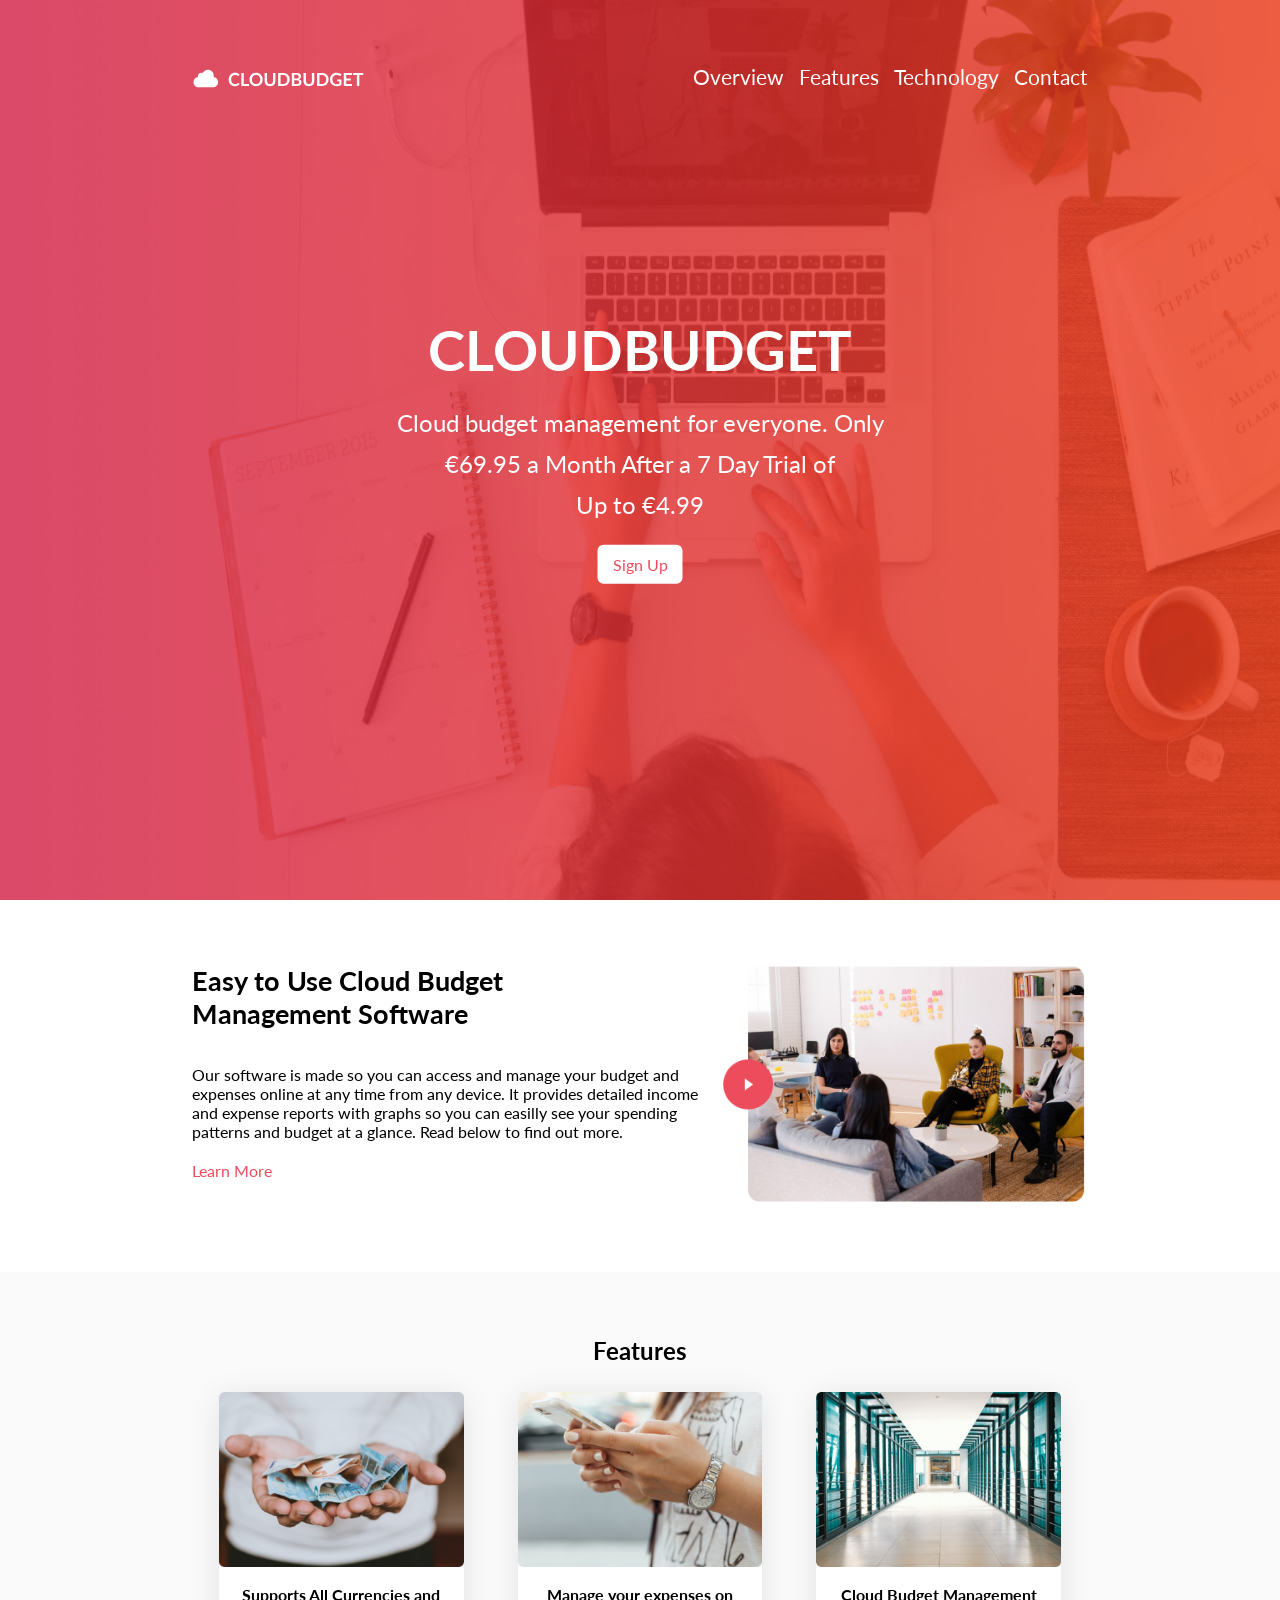
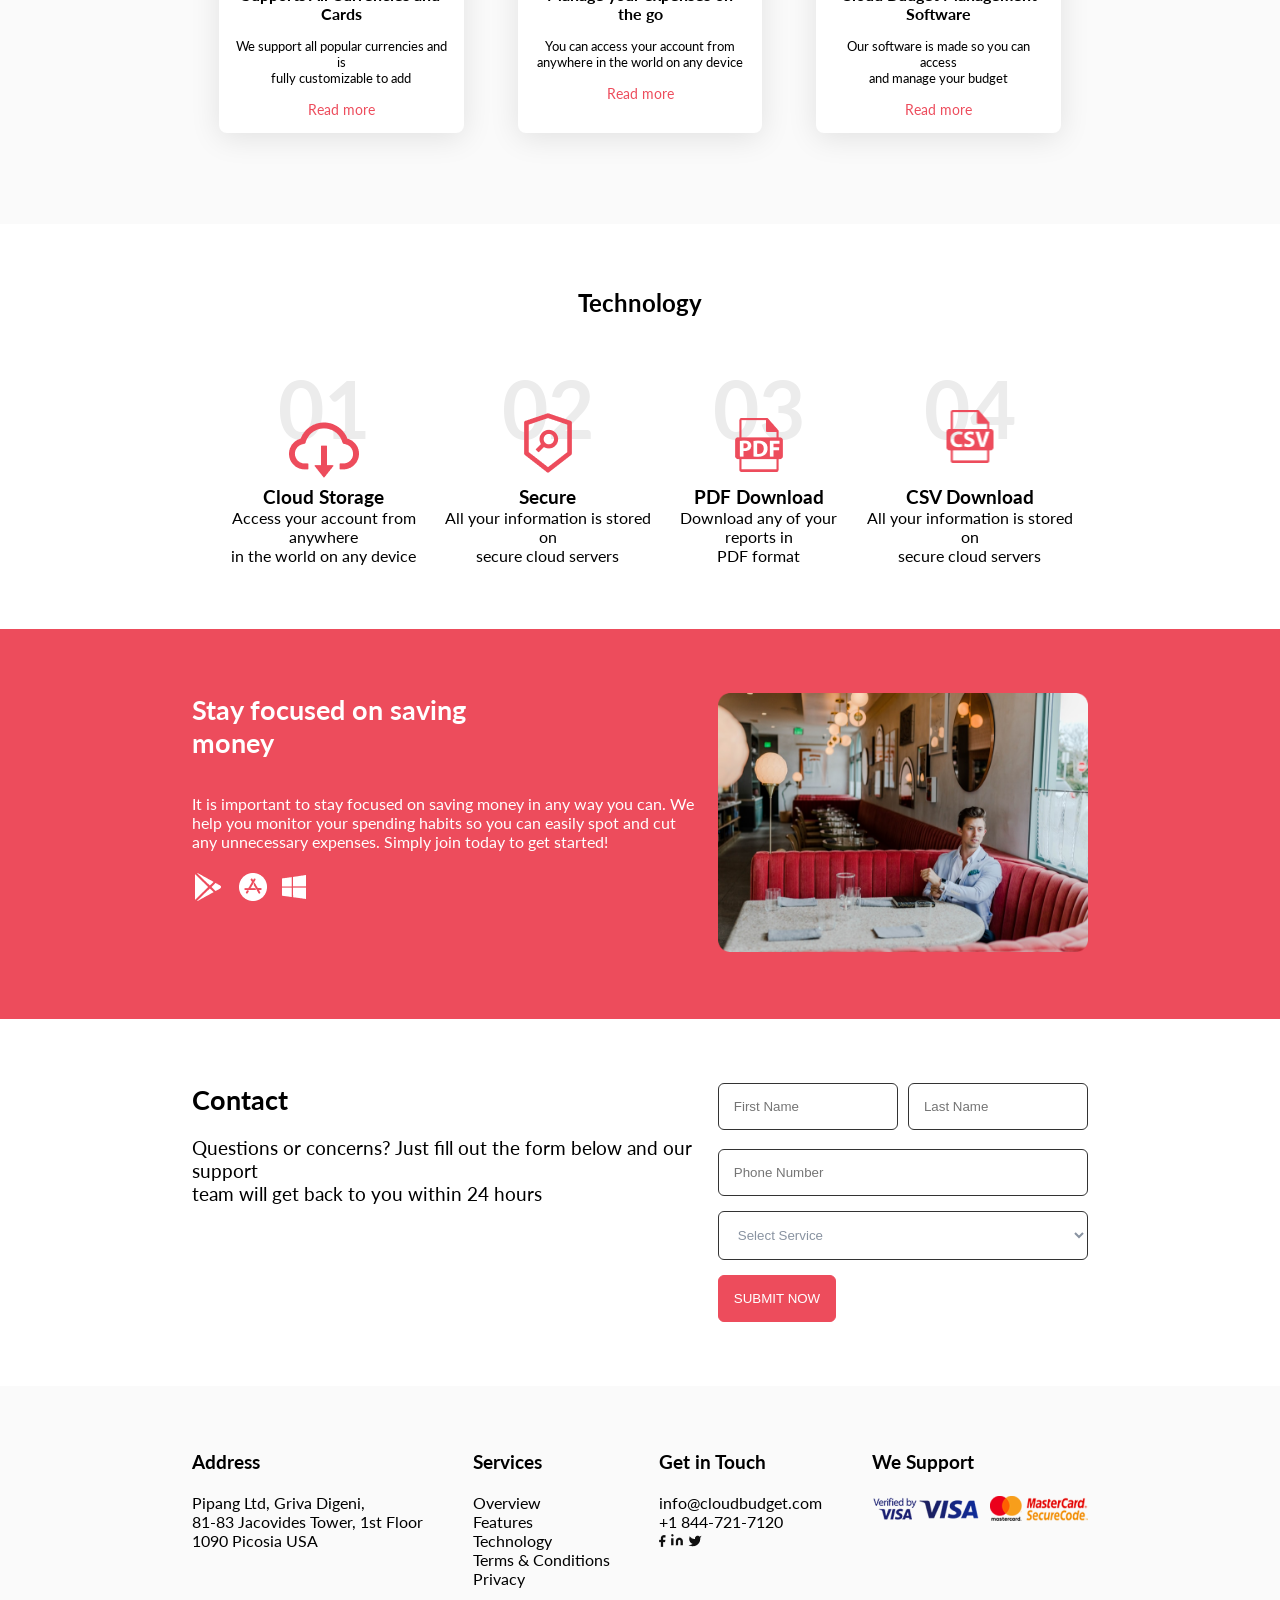
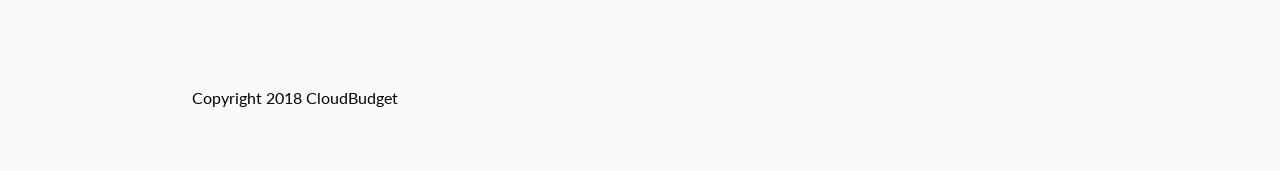
<file: V2figma/index.html>
<!DOCTYPE html>
<html lang="en">

<head>
    <meta charset="UTF-8">
    <meta name="viewport" content="width=device-width, initial-scale=1.0">
    <meta http-equiv="X-UA-Compatible" content="ie=edge">
    <title>V2</title>
    <link rel="stylesheet" href="style.css">
    <link href="https://fonts.googleapis.com/css?family=Lato&display=swap" rel="stylesheet">
</head>

<body>
    <article id="welcome">
        <header>
            <nav>
                <ul>
                    <figure id="logo">
                        <li>
                            <svg width="172" height="29" viewBox="0 0 172 29" fill="none"
                                xmlns="http://www.w3.org/2000/svg">
                                <path
                                    d="M46.386 18.931C46.518 18.931 46.635 18.982 46.737 19.084L47.691 20.119C47.163 20.773 46.512 21.274 45.738 21.622C44.97 21.97 44.046 22.144 42.966 22.144C42 22.144 41.13 21.979 40.356 21.649C39.588 21.319 38.931 20.86 38.385 20.272C37.839 19.684 37.419 18.982 37.125 18.166C36.837 17.35 36.693 16.459 36.693 15.493C36.693 14.515 36.849 13.621 37.161 12.811C37.473 11.995 37.911 11.293 38.475 10.705C39.045 10.117 39.723 9.661 40.509 9.337C41.295 9.007 42.165 8.842 43.119 8.842C44.067 8.842 44.907 8.998 45.639 9.31C46.377 9.622 47.004 10.03 47.52 10.534L46.71 11.659C46.662 11.731 46.599 11.794 46.521 11.848C46.449 11.902 46.347 11.929 46.215 11.929C46.125 11.929 46.032 11.905 45.936 11.857C45.84 11.803 45.735 11.74 45.621 11.668C45.507 11.59 45.375 11.506 45.225 11.416C45.075 11.326 44.901 11.245 44.703 11.173C44.505 11.095 44.274 11.032 44.01 10.984C43.752 10.93 43.452 10.903 43.11 10.903C42.528 10.903 41.994 11.008 41.508 11.218C41.028 11.422 40.614 11.722 40.266 12.118C39.918 12.508 39.648 12.988 39.456 13.558C39.264 14.122 39.168 14.767 39.168 15.493C39.168 16.225 39.27 16.876 39.474 17.446C39.684 18.016 39.966 18.496 40.32 18.886C40.674 19.276 41.091 19.576 41.571 19.786C42.051 19.99 42.567 20.092 43.119 20.092C43.449 20.092 43.746 20.074 44.01 20.038C44.28 20.002 44.526 19.945 44.748 19.867C44.976 19.789 45.189 19.69 45.387 19.57C45.591 19.444 45.792 19.291 45.99 19.111C46.05 19.057 46.113 19.015 46.179 18.985C46.245 18.949 46.314 18.931 46.386 18.931ZM56.9724 20.002V22H49.3494V8.986H51.7704V20.002H56.9724ZM70.6549 15.493C70.6549 16.447 70.4959 17.332 70.1779 18.148C69.8659 18.958 69.4219 19.66 68.8459 20.254C68.2699 20.848 67.5769 21.313 66.7669 21.649C65.9569 21.979 65.0569 22.144 64.0669 22.144C63.0829 22.144 62.1859 21.979 61.3759 21.649C60.5659 21.313 59.8699 20.848 59.2879 20.254C58.7119 19.66 58.2649 18.958 57.9469 18.148C57.6289 17.332 57.4699 16.447 57.4699 15.493C57.4699 14.539 57.6289 13.657 57.9469 12.847C58.2649 12.031 58.7119 11.326 59.2879 10.732C59.8699 10.138 60.5659 9.676 61.3759 9.346C62.1859 9.01 63.0829 8.842 64.0669 8.842C64.7269 8.842 65.3479 8.92 65.9299 9.076C66.5119 9.226 67.0459 9.442 67.5319 9.724C68.0179 10 68.4529 10.339 68.8369 10.741C69.2269 11.137 69.5569 11.581 69.8269 12.073C70.0969 12.565 70.3009 13.099 70.4389 13.675C70.5829 14.251 70.6549 14.857 70.6549 15.493ZM68.1799 15.493C68.1799 14.779 68.0839 14.14 67.8919 13.576C67.6999 13.006 67.4269 12.523 67.0729 12.127C66.7189 11.731 66.2869 11.428 65.7769 11.218C65.2729 11.008 64.7029 10.903 64.0669 10.903C63.4309 10.903 62.8579 11.008 62.3479 11.218C61.8439 11.428 61.4119 11.731 61.0519 12.127C60.6979 12.523 60.4249 13.006 60.2329 13.576C60.0409 14.14 59.9449 14.779 59.9449 15.493C59.9449 16.207 60.0409 16.849 60.2329 17.419C60.4249 17.983 60.6979 18.463 61.0519 18.859C61.4119 19.249 61.8439 19.549 62.3479 19.759C62.8579 19.969 63.4309 20.074 64.0669 20.074C64.7029 20.074 65.2729 19.969 65.7769 19.759C66.2869 19.549 66.7189 19.249 67.0729 18.859C67.4269 18.463 67.6999 17.983 67.8919 17.419C68.0839 16.849 68.1799 16.207 68.1799 15.493ZM78.019 20.047C78.487 20.047 78.904 19.969 79.27 19.813C79.642 19.657 79.954 19.438 80.206 19.156C80.458 18.874 80.65 18.532 80.782 18.13C80.92 17.728 80.989 17.278 80.989 16.78V8.986H83.41V16.78C83.41 17.554 83.284 18.271 83.032 18.931C82.786 19.585 82.429 20.152 81.961 20.632C81.499 21.106 80.935 21.478 80.269 21.748C79.603 22.012 78.853 22.144 78.019 22.144C77.179 22.144 76.426 22.012 75.76 21.748C75.094 21.478 74.527 21.106 74.059 20.632C73.597 20.152 73.24 19.585 72.988 18.931C72.742 18.271 72.619 17.554 72.619 16.78V8.986H75.04V16.771C75.04 17.269 75.106 17.719 75.238 18.121C75.376 18.523 75.571 18.868 75.823 19.156C76.081 19.438 76.393 19.657 76.759 19.813C77.131 19.969 77.551 20.047 78.019 20.047ZM97.6964 15.493C97.6964 16.447 97.5374 17.323 97.2194 18.121C96.9014 18.919 96.4544 19.606 95.8784 20.182C95.3024 20.758 94.6094 21.205 93.7994 21.523C92.9894 21.841 92.0894 22 91.0994 22H86.1404V8.986H91.0994C92.0894 8.986 92.9894 9.148 93.7994 9.472C94.6094 9.79 95.3024 10.237 95.8784 10.813C96.4544 11.383 96.9014 12.067 97.2194 12.865C97.5374 13.663 97.6964 14.539 97.6964 15.493ZM95.2124 15.493C95.2124 14.779 95.1164 14.14 94.9244 13.576C94.7384 13.006 94.4654 12.526 94.1054 12.136C93.7514 11.74 93.3194 11.437 92.8094 11.227C92.3054 11.017 91.7354 10.912 91.0994 10.912H88.5704V20.074H91.0994C91.7354 20.074 92.3054 19.969 92.8094 19.759C93.3194 19.549 93.7514 19.249 94.1054 18.859C94.4654 18.463 94.7384 17.983 94.9244 17.419C95.1164 16.849 95.2124 16.207 95.2124 15.493ZM104.703 20.11C105.153 20.11 105.531 20.056 105.837 19.948C106.143 19.84 106.386 19.696 106.566 19.516C106.752 19.336 106.884 19.126 106.962 18.886C107.046 18.646 107.088 18.391 107.088 18.121C107.088 17.839 107.043 17.587 106.953 17.365C106.863 17.137 106.722 16.945 106.53 16.789C106.338 16.627 106.089 16.504 105.783 16.42C105.483 16.336 105.12 16.294 104.694 16.294H102.255V20.11H104.703ZM102.255 10.858V14.62H104.181C105.009 14.62 105.633 14.47 106.053 14.17C106.479 13.87 106.692 13.393 106.692 12.739C106.692 12.061 106.5 11.578 106.116 11.29C105.732 11.002 105.132 10.858 104.316 10.858H102.255ZM104.316 8.986C105.168 8.986 105.897 9.067 106.503 9.229C107.109 9.391 107.604 9.622 107.988 9.922C108.378 10.222 108.663 10.585 108.843 11.011C109.023 11.437 109.113 11.917 109.113 12.451C109.113 12.757 109.068 13.051 108.978 13.333C108.888 13.609 108.747 13.87 108.555 14.116C108.369 14.356 108.129 14.575 107.835 14.773C107.547 14.971 107.202 15.139 106.8 15.277C108.588 15.679 109.482 16.645 109.482 18.175C109.482 18.727 109.377 19.237 109.167 19.705C108.957 20.173 108.651 20.578 108.249 20.92C107.847 21.256 107.352 21.52 106.764 21.712C106.176 21.904 105.504 22 104.748 22H99.8338V8.986H104.316ZM116.919 20.047C117.387 20.047 117.804 19.969 118.17 19.813C118.542 19.657 118.854 19.438 119.106 19.156C119.358 18.874 119.55 18.532 119.682 18.13C119.82 17.728 119.889 17.278 119.889 16.78V8.986H122.31V16.78C122.31 17.554 122.184 18.271 121.932 18.931C121.686 19.585 121.329 20.152 120.861 20.632C120.399 21.106 119.835 21.478 119.169 21.748C118.503 22.012 117.753 22.144 116.919 22.144C116.079 22.144 115.326 22.012 114.66 21.748C113.994 21.478 113.427 21.106 112.959 20.632C112.497 20.152 112.14 19.585 111.888 18.931C111.642 18.271 111.519 17.554 111.519 16.78V8.986H113.94V16.771C113.94 17.269 114.006 17.719 114.138 18.121C114.276 18.523 114.471 18.868 114.723 19.156C114.981 19.438 115.293 19.657 115.659 19.813C116.031 19.969 116.451 20.047 116.919 20.047ZM136.597 15.493C136.597 16.447 136.438 17.323 136.12 18.121C135.802 18.919 135.355 19.606 134.779 20.182C134.203 20.758 133.51 21.205 132.7 21.523C131.89 21.841 130.99 22 130 22H125.041V8.986H130C130.99 8.986 131.89 9.148 132.7 9.472C133.51 9.79 134.203 10.237 134.779 10.813C135.355 11.383 135.802 12.067 136.12 12.865C136.438 13.663 136.597 14.539 136.597 15.493ZM134.113 15.493C134.113 14.779 134.017 14.14 133.825 13.576C133.639 13.006 133.366 12.526 133.006 12.136C132.652 11.74 132.22 11.437 131.71 11.227C131.206 11.017 130.636 10.912 130 10.912H127.471V20.074H130C130.636 20.074 131.206 19.969 131.71 19.759C132.22 19.549 132.652 19.249 133.006 18.859C133.366 18.463 133.639 17.983 133.825 17.419C134.017 16.849 134.113 16.207 134.113 15.493ZM149.462 15.475V20.74C148.802 21.226 148.097 21.583 147.347 21.811C146.603 22.033 145.805 22.144 144.953 22.144C143.891 22.144 142.928 21.979 142.064 21.649C141.206 21.319 140.471 20.86 139.859 20.272C139.253 19.684 138.785 18.982 138.455 18.166C138.125 17.35 137.96 16.459 137.96 15.493C137.96 14.515 138.119 13.618 138.437 12.802C138.755 11.986 139.205 11.284 139.787 10.696C140.375 10.108 141.086 9.652 141.92 9.328C142.754 9.004 143.69 8.842 144.728 8.842C145.256 8.842 145.748 8.884 146.204 8.968C146.666 9.052 147.092 9.169 147.482 9.319C147.878 9.463 148.238 9.64 148.562 9.85C148.886 10.06 149.183 10.291 149.453 10.543L148.76 11.641C148.652 11.815 148.511 11.923 148.337 11.965C148.163 12.001 147.974 11.956 147.77 11.83C147.572 11.716 147.374 11.602 147.176 11.488C146.978 11.374 146.756 11.275 146.51 11.191C146.27 11.107 145.997 11.038 145.691 10.984C145.391 10.93 145.043 10.903 144.647 10.903C144.005 10.903 143.423 11.011 142.901 11.227C142.385 11.443 141.944 11.752 141.578 12.154C141.212 12.556 140.93 13.039 140.732 13.603C140.534 14.167 140.435 14.797 140.435 15.493C140.435 16.237 140.54 16.903 140.75 17.491C140.966 18.073 141.266 18.568 141.65 18.976C142.04 19.378 142.508 19.687 143.054 19.903C143.6 20.113 144.209 20.218 144.881 20.218C145.361 20.218 145.79 20.167 146.168 20.065C146.546 19.963 146.915 19.825 147.275 19.651V17.293H145.637C145.481 17.293 145.358 17.251 145.268 17.167C145.184 17.077 145.142 16.969 145.142 16.843V15.475H149.462ZM154.225 10.912V14.521H158.779V16.384H154.225V20.065H160.003V22H151.795V8.986H160.003V10.912H154.225ZM171.238 10.975H167.314V22H164.893V10.975H160.969V8.986H171.238V10.975Z"
                                    fill="white" />
                                <path
                                    d="M21.605 13.05C21.605 12.615 21.75 12.18 21.75 11.6C21.75 8.41002 19.14 5.80002 15.95 5.80002C13.63 5.80002 11.745 7.10502 10.73 8.99002C10.44 8.84502 9.86001 8.70002 9.42501 8.70002C7.39501 8.70002 5.80001 10.295 5.80001 12.325C5.80001 12.615 5.80001 12.905 5.94501 13.05C3.33501 13.485 1.45001 15.515 1.45001 18.125C1.45001 20.88 3.77001 23.2 6.52501 23.2H21.025C23.78 23.2 26.1 20.88 26.1 18.125C26.1 15.515 24.215 13.34 21.605 13.05Z"
                                    fill="white" />
                            </svg>
                        </li>
                    </figure>
                    <figure id="nav-buttons">
                        <li>Overview</li>
                        <li>Features</li>
                        <li>Technology</li>
                        <li>Contact</li>
                    </figure>
                </ul>
            </nav>
        </header>
        <article id="welcome-block">
            <h1>CLOUDBUDGET</h1>
            <p>Cloud budget management for everyone. Only <br> €69.95 a Month After a 7 Day Trial of <br>
                Up to €4.99</p>
            <a href="#" class="btn">Sign Up</a>
        </article>


    </article>
    <article id="demo-1">
        <article id="demo-block-1">
            <div>
                <h1>Easy to Use Cloud Budget <br> Management Software</h1>
                <p>Our software is made so you can access and manage your budget and <br> expenses online at any time
                    from any device. It provides detailed income <br> and expense reports with graphs so you can easilly
                    see your spending <br> patterns and budget at a glance. Read below to find out more.</p>
                <a href="#">Learn More</a>
            </div>
            <div>
                <img src="img/demo-1.png" alt="">
            </div>
        </article>
    </article>
    <article id="features">
        <h1>Features</h1>
        <article id="features-block">
            <article class="card">
                <img src="img/cardbg1.png" alt="">
                <div class="card-content">
                    <h1 class="card-header">Supports All Currencies and <br> Cards</h1>
                    <p class="card-description">We support all popular currencies and is <br> fully customizable to add
                    </p>
                    <a href="#">Read more</a>
                </div>
            </article>
            <article class="card">
                <img src="img/cardbg2.png" alt="">
                <div class="card-content">
                    <h1 class="card-header">Manage your expenses on <br> the go</h1>
                    <p class="card-description">You can access your account from <br> anywhere in the world on any
                        device</p>
                    <a href="#">Read more</a>
                </div>
            </article>
            <article class="card">
                <img src="img/cardbg3.png" alt="">
                <div class="card-content">
                    <h1 class="card-header">Cloud Budget Management <br> Software</h1>
                    <p class="card-description">Our software is made so you can access <br> and manage your budget</p>
                    <a href="#">Read more</a>
                </div>
            </article>
        </article>

    </article>
    <article id="technos">
        <h1>Technology</h1>
        <article id="technos-block">
            <figure class="block">
                <h1 class="block-number">01</h1>
                <img src="img/cloud-icon.png" alt="">
                <h1 class="block-header">Cloud Storage</h1>
                <p class="block-description">Access your account from anywhere <br> in the world on any device</p>
            </figure>
            <figure class="block">
                <h1 class="block-number">02</h1 class="block-number">
                <img src="img/secure-icon.png" alt="">
                <h1 class="block-header">Secure</h1>
                <p class="block-description">All your information is stored on <br> secure cloud servers</p>
            </figure>
            <figure class="block">
                <h1 class="block-number">03</h1 class="block-number">
                <img src="img/pdf-icon.png" alt="">
                <h1 class="block-header">PDF Download</h1>
                <p class="block-description">Download any of your reports in <br> PDF format</p>
            </figure>
            <figure class="block">
                <h1 class="block-number">04</h1 class="block-number">
                <img src="img/csv-icon.png" alt="">
                <h1 class="block-header">CSV Download</h1>
                <p class="block-description">
                    All your information is stored on <br> secure cloud servers
                </p>
            </figure>
        </article>
    </article>
    <article id="demo-2">
        <article id="demo-block-2">
            <div>
                <h1>Stay focused on saving <br> money</h1>
                <p>It is important to stay focused on saving money in any way you can. We <br> help you monitor your
                    spending habits so you can easily spot and cut <br> any unnecessary expenses. Simply join today to
                    get started!</p>
                <figure class="icons-block">
                    <a href="#"><img src="img/googleplay-icon.png" alt=""></a>
                    <a href="#"><img src="img/appstore-icon.png" alt=""></a>
                    <a href="#"><img src="img/windows-icon.png" alt=""></a>
                </figure>
            </div>
            <div>
                <img src="img/demo-2.png" alt="">
            </div>
        </article>
    </article>
    <article id="contact">
        <article id="contact-block">
            <div>
                <h1>Contact</h1>
                <p>Questions or concerns? Just fill out the form below and our support <br> team will get back to you within 24 hours</p>
            </div>
            <div>
                <form action="">
                    <div class="form-flex">
                        <input placeholder="First Name" type="text">
                        <input placeholder="Last Name" type="text">
                    </div>
                    <br>
                    <input placeholder="Phone Number" type="number" name="" id="">
                    <br>
                    <select name="" id="">
                        <option value="гг">Select Service</option>
                        <option value="гг">Cloud</option>
                        <option value="гг">Security</option>
                        <option value="гг">Drive</option>
                        <option value="гг">Fast</option>
                        <option value="гг">Perfomance</option>
                    </select>
                    <br>
                    <input type="submit" value="SUBMIT NOW">
                </form>
            </div>
        </article>

    </article>
    <footer>
        <div class="footer-block">
        <ul>
            <li class="list-header">Address</li>
            <li>Pipang Ltd, Griva Digeni, <br>
                81-83 Jacovides Tower, 1st Floor <br>
                1090 Picosia USA</li>
        </ul>
        <ul>
            <li class="list-header">Services</li>
            <li>Overview</li>
            <li>Features</li>
            <li>Technology</li>
            <li>Terms & Conditions</li>
            <li>Privacy</li>
        </ul>
        <ul>
            <li class="list-header">Get in Touch</li>
            <li>info@cloudbudget.com</li>
            <li>+1 844-721-7120</li>
            <li>
                <img src="img/facebook-icon.png" alt="">
                <img src="img/linkedin-icon.png" alt="">
                <img src="img/twitter-icon.png" alt="">
            </li>
        </ul>
        <ul>
            <li class="list-header">We Support</li>
            <li><img src="img/securedby.png" alt=""></li>
        </ul>
    </div>
    <div class="footer-copyright">
        <a href="#">Copyright 2018 CloudBudget</a>
    </div>
    </footer>

</body>

</html>
</file>
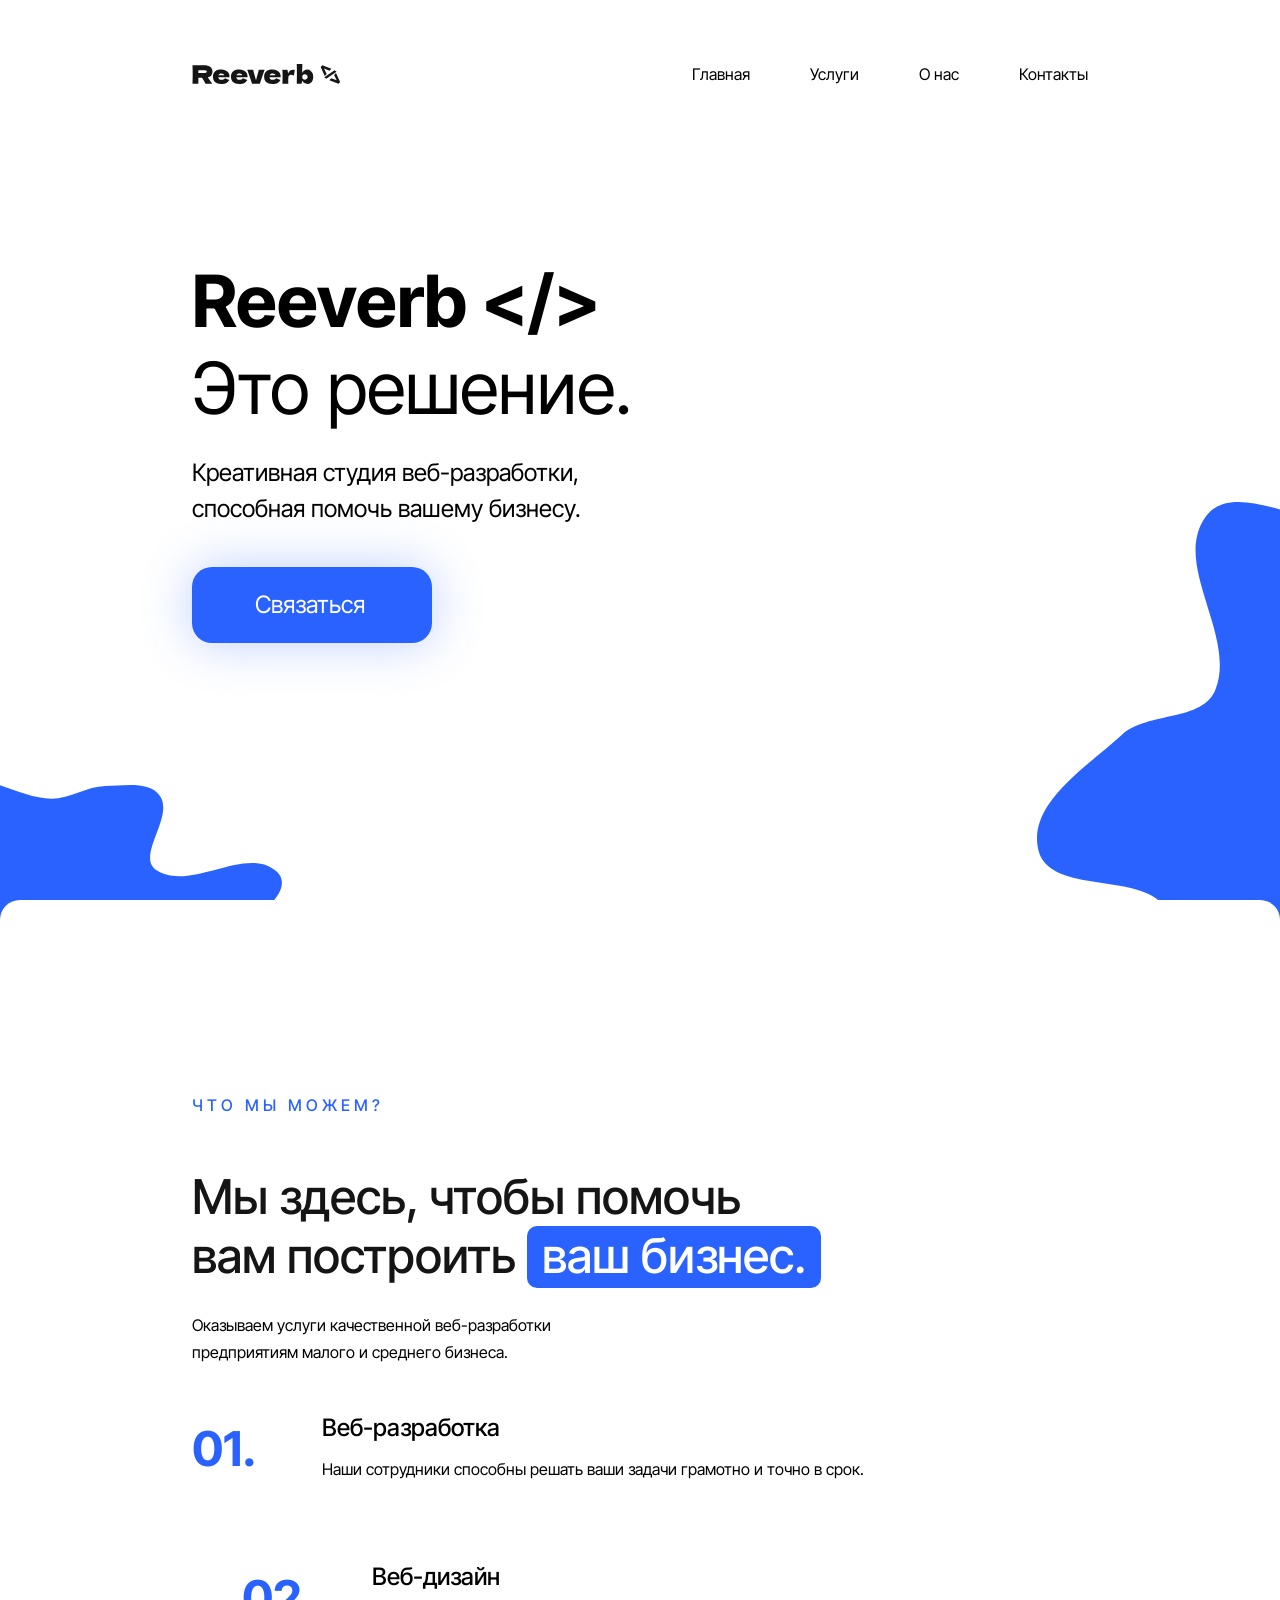
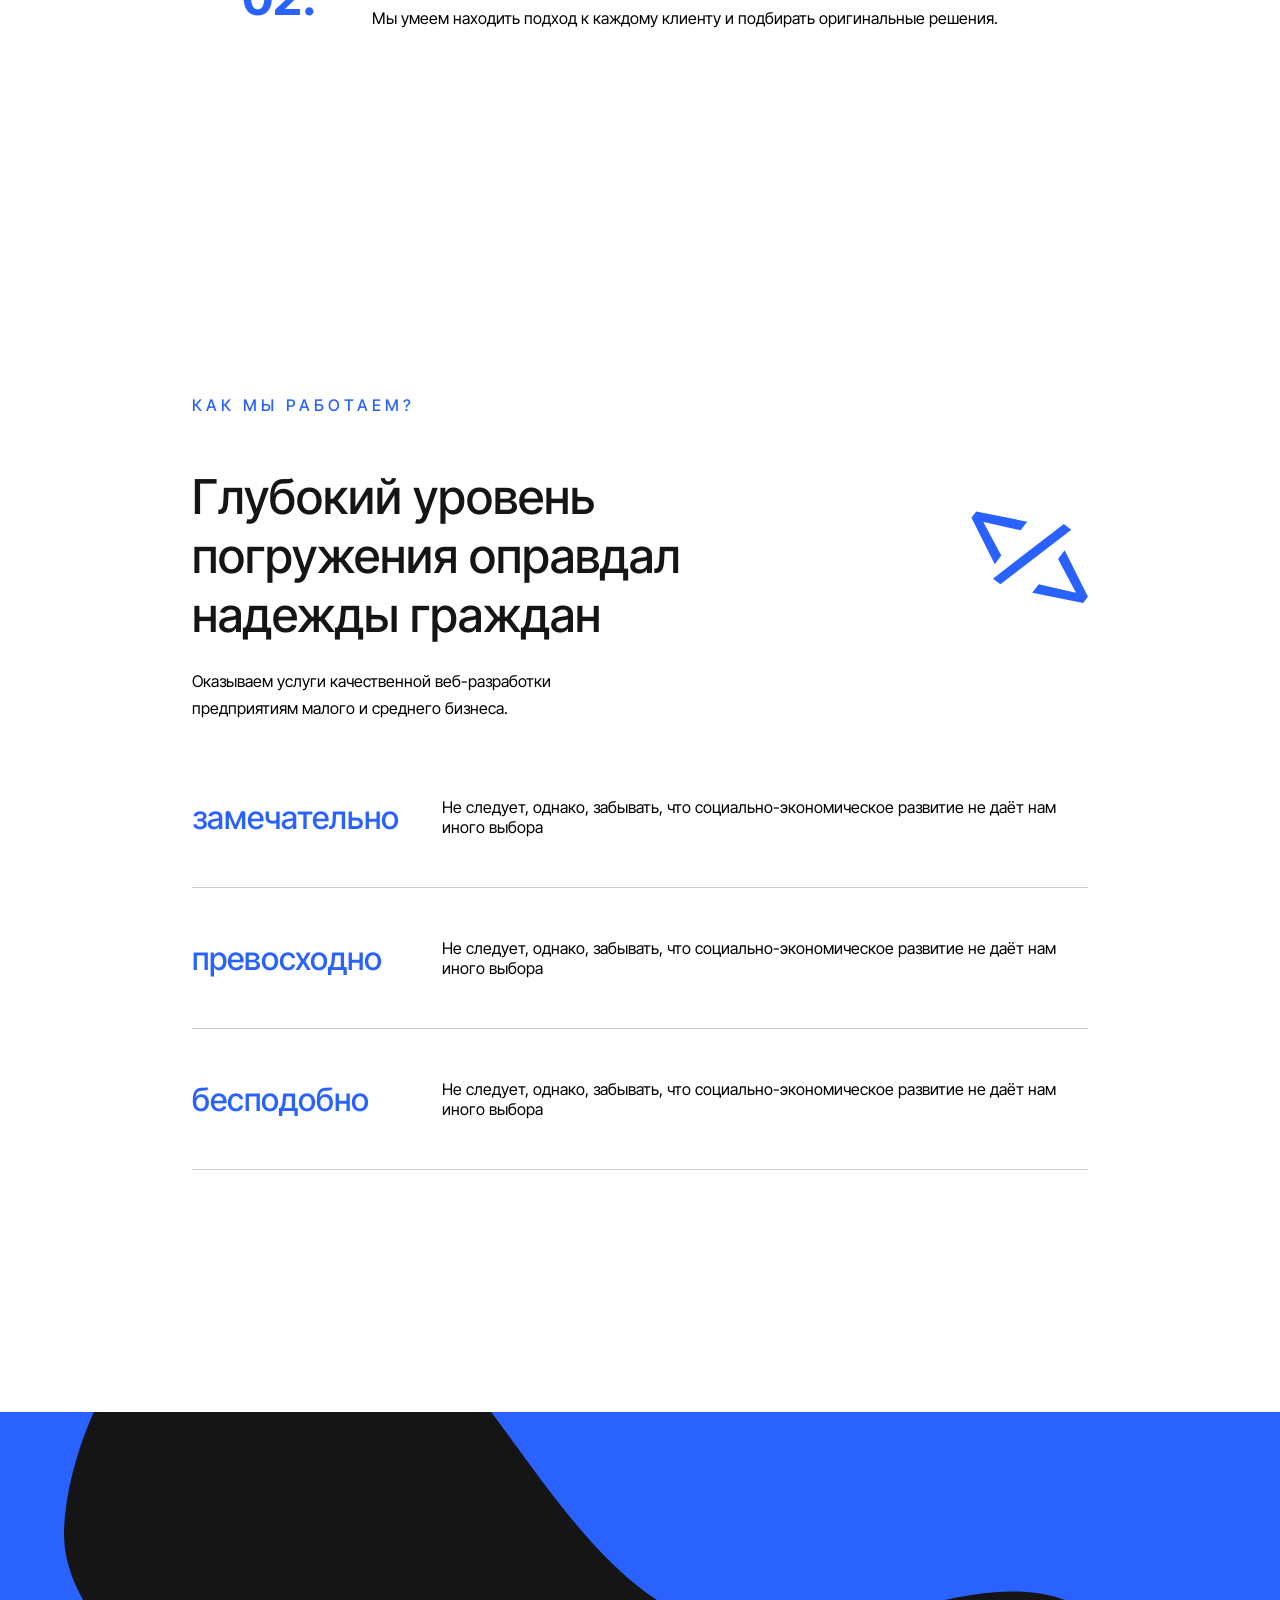
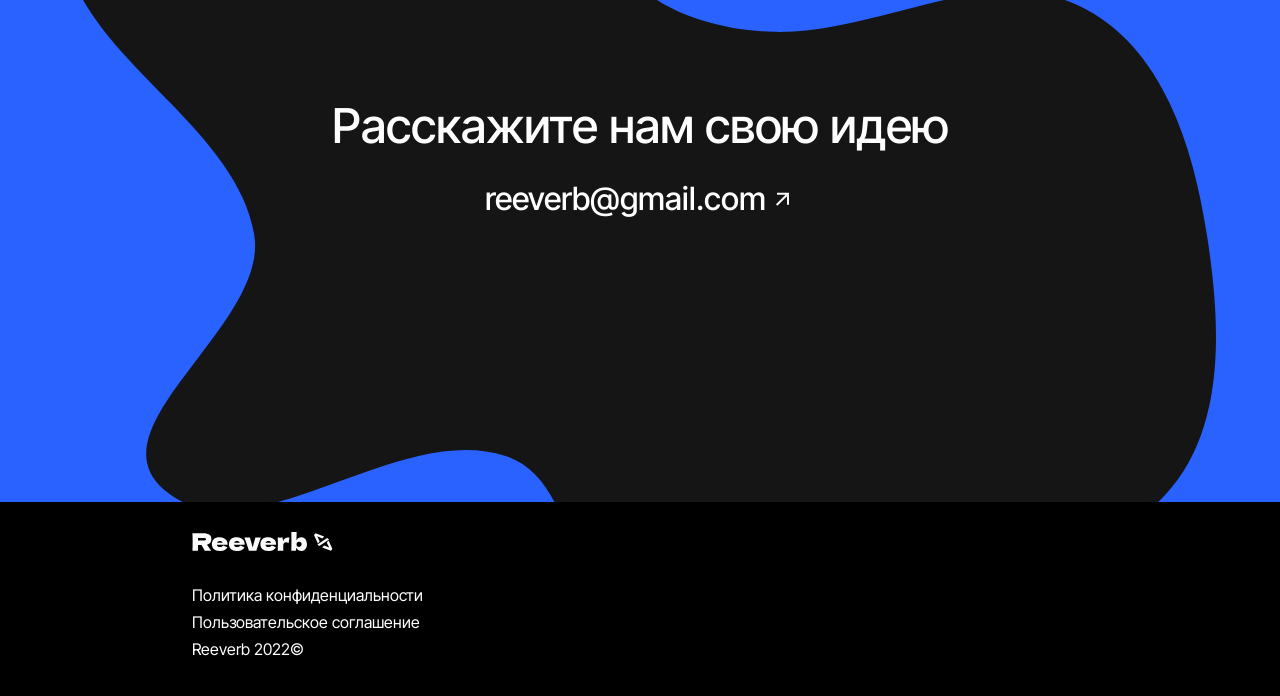
<file: reveerb/reeverb/index.html>
<!DOCTYPE html>
<html>
    <head>
        <link rel="stylesheet" href="./css/style.css">
        <meta charset="UTF-8">
        <title>Reeverb</title>
        <meta name="viewport" content="width=device-width, initial-scale=1.0, user-scalable=no">
        <link href="https://fonts.googleapis.com/css?family=Inter+Tight:100,200,300,regular,500,600,700,800,900,100italic,200italic,300italic,italic,500italic,600italic,700italic,800italic,900italic" rel="stylesheet" />
        <link href="https://fonts.googleapis.com/css2?family=Material+Symbols+Outlined" rel="stylesheet" />
    </head>
    <body>
        <nav>
            <figure><img src="./img/logo.svg" class="header__logo"/></figure>
            <ul>
                <li><a src="#">Главная</a></li>
                <li><a src="#">Услуги</a></li>
                <li><a src="#">О нас</a></li>
                <li><a src="#">Контакты</a></li>
            </ul>
            <span id="headmenuburger" class="material-symbols-outlined">menu</span>
        </nav>
        <main>
            <section class="welcome">
                <article class="welcome__block">
                    <figure class="logo">
                        Reeverb &lt;/&gt; 
                    </figure>
                    <h1>
                        Это решение.
                    </h1>
                    <p>Креативная студия веб-разработки, <br/> способная помочь вашему бизнесу.</p>
                    <button class="button welcome__button"><p>Связаться</p><img src="./img/arrow_icon.svg"/></button>
                </article>
                <img src="./img/blob1.svg" class="welcome__blob1" alt="">
                <img src="./img/blob2.svg" class="welcome__blob2" alt="">
                <img src="./img/blob3.svg" class="welcome__blob_mobile" alt="">
            </section>
            <section class="possibilities">
                <div class="overlay"></div>
                <article class="first">
                    <p>Что мы можем?</p>
                    <h1>Мы здесь, чтобы помочь <br>
                    вам построить <span class="your-business"><b>ваш бизнес.</b></span></h1>
                    <p>Оказываем услуги качественной веб-разработки <br>
                    предприятиям малого и среднего бизнеса.</p>
                </article>
                <article class="list">
                    <ul>
                        <li>
                            <span>01.</span>
                            <div>
                                <h2>Веб-разработка</h2>
                                <p>Наши сотрудники способны решать ваши задачи грамотно и точно в срок.</p>
                            </div>
                        </li>
                        <li>
                            <span>02.</span>
                            <div>
                                <h2>Веб-дизайн</h2>
                                <p>Мы умеем находить подход к каждому клиенту и подбирать оригинальные решения.</p>
                            </div>
                        </li>
                    </ul>
                </article>
                <article class="info">
                    <div>
                        <p>как мы работаем?</p>
                        <h1>Глубокий уровень погружения оправдал надежды граждан</h1>
                        <p>Оказываем услуги качественной веб-разработки <br>
                        предприятиям малого и среднего бизнеса.</p>
                    </div>
                    <img src="./img/logo_short.svg" alt="">
                </article>
                <article class="list-2">
                    <ul>
                        <li>
                            <span>замечательно</span>
                            <div>
                                <p>Не следует, однако, забывать, что социально-экономическое развитие не даёт нам иного выбора</p>
                            </div>
                        </li>
                        <li>
                            <span>превосходно</span>
                            <div>
                                <p>Не следует, однако, забывать, что социально-экономическое развитие не даёт нам иного выбора</p>
                            </div>
                        </li>
                        <li>
                            <span>бесподобно</span>
                            <div>
                                <p>Не следует, однако, забывать, что социально-экономическое развитие не даёт нам иного выбора</p>
                            </div>
                        </li>
                    </ul>
                </article>
            </section>
            <section class="idea">
                <img class="idea__vector" src="./img/idea.svg" alt="">
                <article>
                    <h1>
                        Расскажите нам свою идею
                    </h1>
                    <a href="mailto:test@gmail.com">reeverb@gmail.com<img src="./img/arrow_icon.svg"/></a>
                </article>
            </section>
        </main>
        <footer>
            <ul>
                <li><figure><img src="./img/logo_light.svg" class="header__logo"/></figure></li>
                <li><a href="#">Политика конфиденциальности</a></li>
                <li><a href="#">Пользовательское соглашение</a></li>
                <li><a href="#">Reeverb 2022©</a></li>
            </ul>
        </footer>
        <script src="./js/pushwindow.js"></script>
        <script src="./js/header.js"></script>
    </body>
</html>
</file>
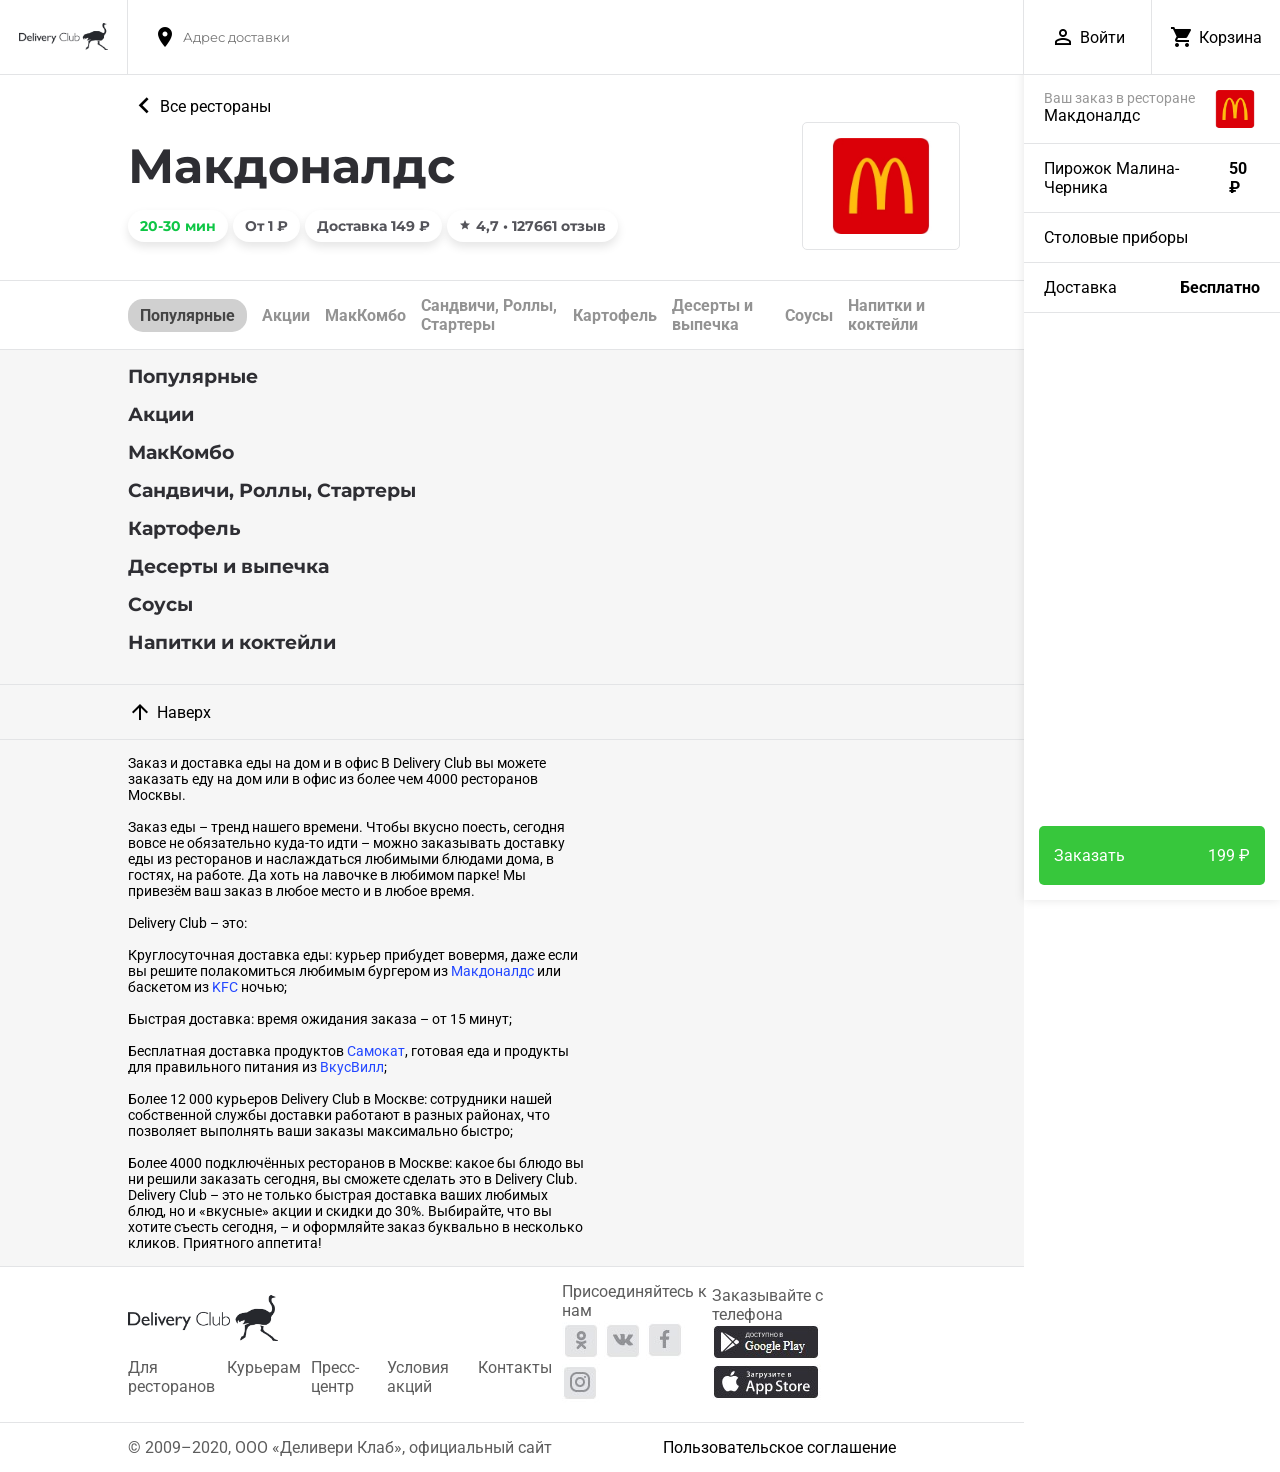
<file: delivery/restaurant.html>
<!DOCTYPE html>
<html lang="en">
<head>
    <meta charset="UTF-8">
    <meta name="viewport" content="width=device-width, initial-scale=1.0">
    <title>Delivery Club</title>
    <link rel="stylesheet" href="css/style.css">
    <link href="https://fonts.googleapis.com/css2?family=Roboto:ital,wght@0,100;0,300;0,400;0,500;0,700;0,900;1,100;1,300;1,400;1,500;1,700;1,900&display=swap" rel="stylesheet">
    <link href="https://fonts.googleapis.com/css2?family=Montserrat:ital,wght@0,100;0,200;0,300;0,400;0,500;0,600;0,700;0,800;0,900;1,100;1,200;1,300;1,400;1,500;1,600;1,700;1,800;1,900&display=swap" rel="stylesheet">
    <link href="https://fonts.googleapis.com/icon?family=Material+Icons"
      rel="stylesheet">
</head>
<body id="up" class="restaurant-pa"> 
    <nav>
        <ul>
            <li id="logo"><a href="#" id="nav-logo"></a></li>
            <li id="adress-container"><input type="text" placeholder="Адрес доставки"><span id="adress-icon" class="material-icons">
                location_on
                </span></li>
            <li id="login"><span class="material-icons">perm_identity</span>Войти</li>
            <li id="cart"><span class="material-icons">shopping_cart</span>Корзина</li>
        </ul>
    </nav>
    <div class="sidebar">
        <section class="your-order">
        <div>
            <p>Ваш заказ в ресторане</p>
            <p class="name">Макдоналдс</p>
        </div>
        <img src="img/rest/logo/mcdonalds_msk.jpg" alt="">
        </section>
        <section class="product">
            Пирожок Малина-Черника
            <p class="price">50 ₽</p>
        </section>
        <section class="product">Столовые приборы</section>
        <section class="delivery-price">
            <p>Доставка</p>
            <p>Бесплатно</p>
        </section>
        <div class="order-block">
            <a href="#">
                Заказать
                <span class="price">199 ₽</span>
            </a>
        </div>
    </div>
    <div class="restaurant-info">
        <div class="back"><span class="material-icons">keyboard_arrow_left</span>Все рестораны</div>
        <div>
            <div>
                <h1 class="restaurant-title">Макдоналдс</h1>
                <div class="info">
                    <a href="#" class="deliver-time">20-30 мин</a>
                    <a href="#" class="price">От 1 ₽</a>
                    <a href="#" class="deliver-price">Доставка 149 ₽</a>
                    <a href="#" class="rate"><span class="material-icons">grade</span>4,7 • 127661 отзыв</a>
                </div>
            </div>
            <div class="restaurant-logo">
                <img src="img/rest/logo/mcdonalds_msk.jpg" alt="">
            </div>
        </div>
    </div>
    <div class="restaurant-categories">
        <ul>
            <li class="active">Популярные</li>
            <li>Акции</li>
            <li>МакКомбо</li>
            <li>Сандвичи, Роллы, Стартеры</li>
            <li>Картофель</li>
            <li>Десерты и выпечка</li>
            <li>Соусы</li>
            <li>Напитки и коктейли</li>
        </ul>
    </div>
    <div class="wrapper" >
        <div id="restaurant-page">
            <h3 class="section-title">Популярные</h3>
            <section>

            </section>
            <h3 class="section-title">Акции</h3>
            <h3 class="section-title">МакКомбо</h3>
            <h3 class="section-title">Сандвичи, Роллы, Стартеры</h3>
            <h3 class="section-title">Картофель</h3>
            <h3 class="section-title">Десерты и выпечка</h3>
            <h3 class="section-title">Соусы</h3>
            <h3 class="section-title">Напитки и коктейли</h3>
        </div>
    </div>
    <footer>
        <div class="footer-navigation footer-section">
            <a href="#up" id="goup">
                <span class="material-icons">
                    arrow_upward
                </span>
                Наверх
            </a>
        </div>
        <div class="footer-section footer-info">
            <p>
            Заказ и доставка еды на дом и в офис
            В Delivery Club вы можете заказать еду на дом или в офис из более чем 4000 ресторанов
            Москвы. <br>
            <br>
            Заказ еды – тренд нашего времени. Чтобы вкусно поесть, сегодня вовсе не обязательно куда-то идти – можно заказывать доставку еды из ресторанов и наслаждаться любимыми
            блюдами дома, в гостях, на работе. Да хоть на лавочке в любимом парке! Мы привезём ваш заказ в любое место и в любое время.
            <br><br>
            Delivery Club – это:
            <br><br>
            Круглосуточная доставка еды: курьер прибудет вовермя, даже если вы решите полакомиться любимым бургером из <a>Макдоналдс</a> или баскетом из <a>KFC</a> ночью;
            <br><br>
            Быстрая доставка: время ожидания заказа – от 15 минут;
            <br><br> 
            Бесплатная доставка продуктов <a>Самокат</a>, готовая еда и продукты для правильного питания из <a>ВкусВилл</a>;
            <br><br>
            Более 12 000 курьеров Delivery Club в Москве: сотрудники нашей собственной  службы доставки работают в разных районах, что позволяет выполнять ваши заказы максимально быстро;
            <br><br> 
            Более 4000 подключённых ресторанов в Москве: какое бы блюдо вы ни решили заказать сегодня, вы сможете сделать это в Delivery Club. <br>
            Delivery Club – это не только быстрая доставка ваших любимых блюд, но и «вкусные» акции и скидки до 30%. Выбирайте, что вы хотите съесть сегодня, – и оформляйте заказ буквально в  несколько кликов.
            Приятного аппетита!
            </p>
        </div>
        <div class="footer-section footer-links">
            <div class="links">
                <figure class="logo">
                    <div></div>
                </figure>
                <ul class="nav-links">
                    <li>Для ресторанов</li>
                    <li>Курьерам</li>
                    <li>Пресс-центр</li>
                    <li>Условия акций</li>
                    <li>Контакты</li>
                </ul>
            </div>
            <div class="socials">
                <p>Присоединяйтесь к нам</p>
                <div>
                    <img src="img/socials/ok.jpg" alt="">
                    <img src="img/socials/vk.jpg" alt="">
                    <img src="img/socials/facebook.jpg" alt="">
                    <img src="img/socials/inst.jpg" alt="">
                </div>
            </div>
            <div class="apps">
                <p>Заказывайте с телефона</p>
                <div>
                    <img src="img/socials/gp.jpg" alt="">
                    <img src="img/socials/as.jpg" alt="">
                </div>
            </div>
        </div>
        <div class="footer-copyright footer-section">
            <div class="copyright">
                © 2009–2020, ООО «Деливери Клаб», официальный сайт
            </div>
            <div class="policy">
                Пользовательское соглашение
            </div>
        </div>
    </footer>
</body>
</html>
</file>
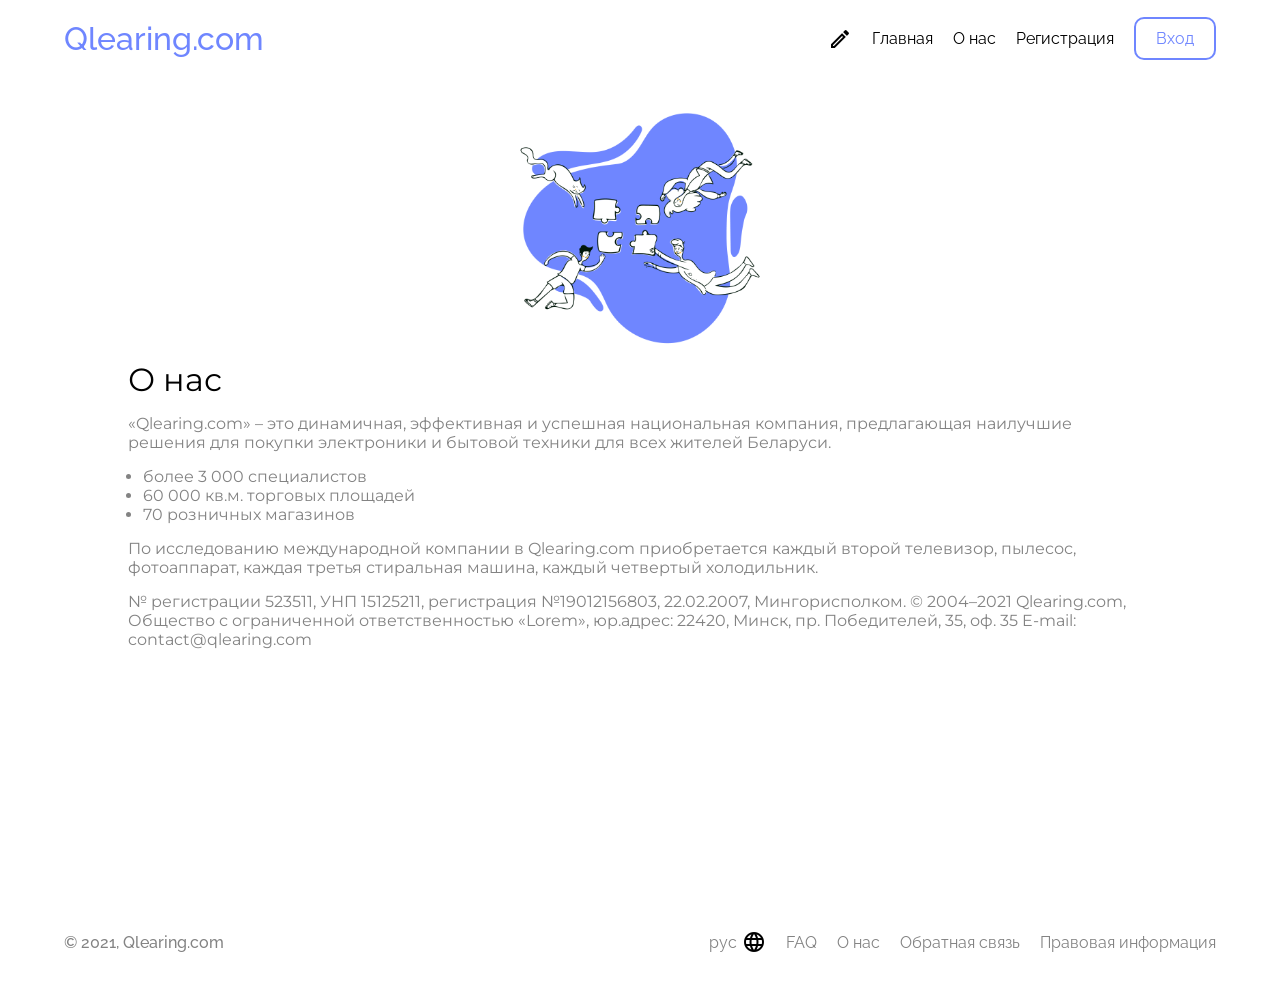
<file: qlearing/about.html>
<!DOCTYPE html>
<html>
<head>
    <meta charset="UTF-8">
    <meta http-equiv="X-UA-Compatible" content="IE=edge">
    <meta name="viewport" content="width=device-width, initial-scale=1.0">
    <link rel="stylesheet" href="css/style.css">
    <title>Qlearing.com</title>
    <link href="img/bird.png" rel="shortcut icon">
    <link href="https://fonts.googleapis.com/css?family=Raleway:100,200,300,regular,500,600,700,800,900,100italic,200italic,300italic,italic,500italic,600italic,700italic,800italic,900italic" rel="stylesheet" />
    <link href="https://fonts.googleapis.com/css?family=Montserrat:100,100italic,200,200italic,300,300italic,regular,italic,500,500italic,600,600italic,700,700italic,800,800italic,900,900italic" rel="stylesheet" />
    <link href="https://fonts.googleapis.com/css?family=Material+Icons|Material+Icons+Outlined|Material+Icons+Two+Tone|Material+Icons+Round|Material+Icons+Sharp" rel="stylesheet">
</head>
<body id="about-page">
    <header id="header">
        <h1 class='Logo'><a href="index.html">Qlearing.com</a></h1>
        <div id="pcheadmenu">
            <ul class="links">
                <li><a class="theme-switcher"><span class="material-icons-outlined">
                    dark_mode
                    </span></a></li>
                <li><a href="index.html" class="">Главная</a></li>
                <li><a href="#" class="">О нас</a></li>
                <li><a id="reg-btn" class="">Регистрация</a></li>
                <li><a id="login-btn" class="btn-border">Вход</a></li>
            </ul>
        </div>
        <div id="mobheadmenu">
            <span id="headmenuburger" class="material-icons-outlined">
                menu
            </span>
        </div>

    </header>
    <main>
        <div class="about-section">
            <div class="main-block">
                <div class="about-container">
                    <h1>О нас</h1>
                    <p>
                        «Qlearing.com» – это динамичная, эффективная и успешная национальная компания, предлагающая наилучшие решения для покупки электроники и бытовой техники для всех жителей Беларуси.</p>
                        <ul>
                            <li>более 3 000 специалистов</li>
                            <li>60 000 кв.м. торговых площадей</li>
                            <li>70 розничных магазинов</li>
                        </ul>
                        <p>
                        По исследованию международной компании в Qlearing.com приобретается каждый второй телевизор, пылесос, фотоаппарат, каждая третья стиральная машина, каждый четвертый холодильник. 
                        </p>
                        <p>
                        № регистрации 523511, УНП 15125211, регистрация №19012156803, 22.02.2007, Мингорисполком.
                        © 2004–2021 Qlearing.com, Общество с ограниченной ответственностью «Lorem», юр.адрес: 22420, Минск, пр. Победителей, 35, оф. 35 E-mail: contact@qlearing.com
                    </p>
                </div>
                <div class="illustration">
                    <img src="img/team.png">
                </div>
            </div>
        </div>
    </main>
    <footer>
        <h1 class="Logo">
            <a href="index.html">
            © 2021, Qlearing.com
            </a>
        </h1>
        <ul class="links">
            <li id="language-changer" class="language-switcher">
                рус<span class="material-icons">language</span>
            </li>
            <li><a href="faq.html">FAQ</a></li>
            <li><a href="#">О нас</a></li>
            <li><a href="contacts.html">Обратная связь</a></li>
            <li><a href="docs.html">Правовая информация</a></li>
        </ul>
    </footer>
    <script src="js/pushwindow.js"></script>
    <script src="js/language.js"></script>
    <script src="js/header.js"></script>
    <script src="js/darkmode.js"></script>
</body>
</html>
</file>
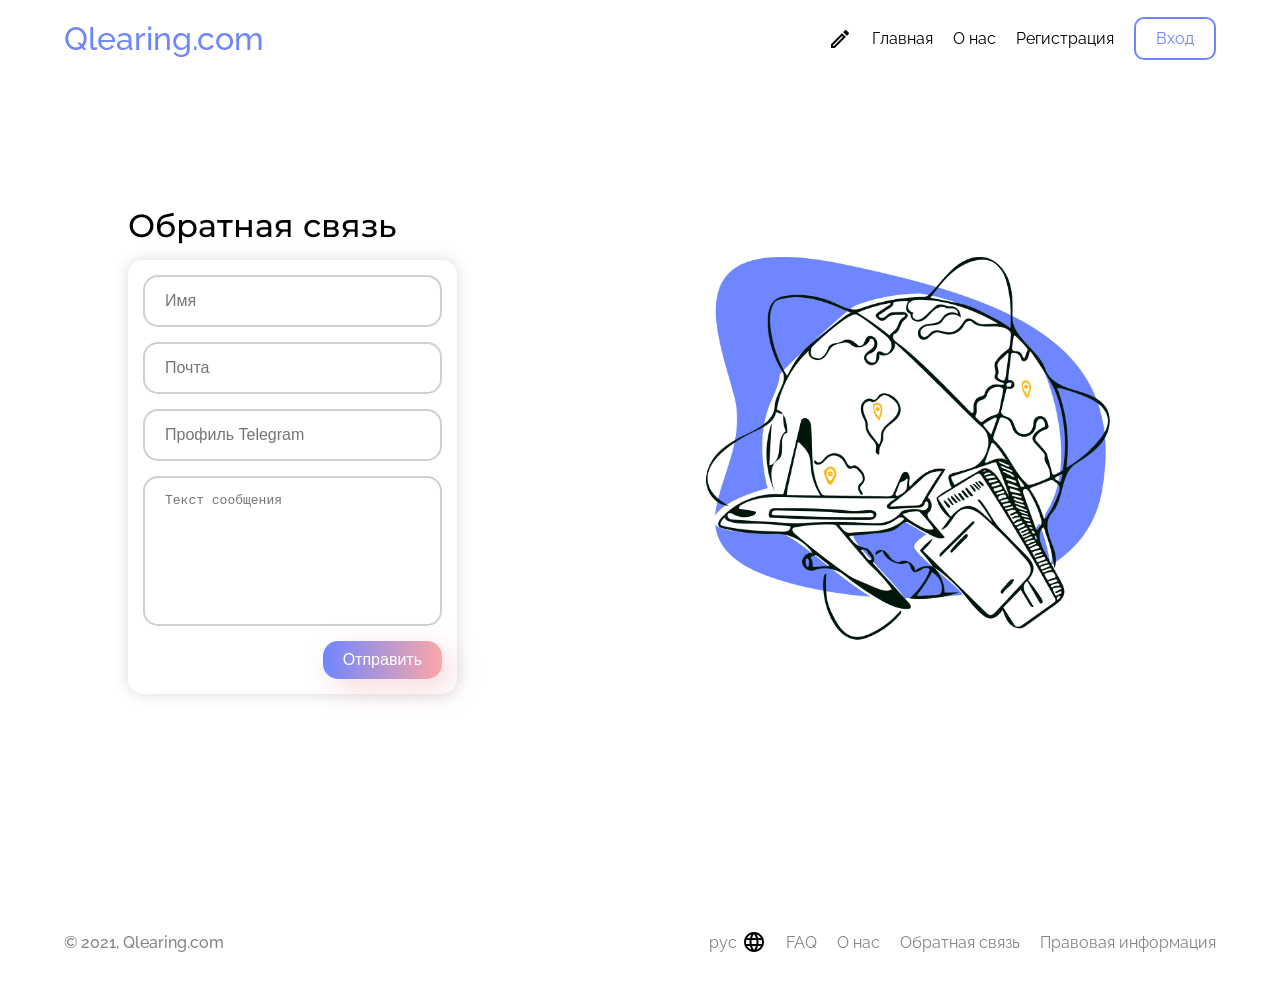
<file: qlearing/contacts.html>
<!DOCTYPE html>
<html>
<head>
    <meta charset="UTF-8">
    <meta http-equiv="X-UA-Compatible" content="IE=edge">
    <meta name="viewport" content="width=device-width, initial-scale=1.0">
    <link rel="stylesheet" href="css/style.css">
    <title>Qlearing.com</title>
    <link href="img/bird.png" rel="shortcut icon">
    <link href="https://fonts.googleapis.com/css?family=Raleway:100,200,300,regular,500,600,700,800,900,100italic,200italic,300italic,italic,500italic,600italic,700italic,800italic,900italic" rel="stylesheet" />
    <link href="https://fonts.googleapis.com/css?family=Montserrat:100,100italic,200,200italic,300,300italic,regular,italic,500,500italic,600,600italic,700,700italic,800,800italic,900,900italic" rel="stylesheet" />
    <link href="https://fonts.googleapis.com/css?family=Material+Icons|Material+Icons+Outlined|Material+Icons+Two+Tone|Material+Icons+Round|Material+Icons+Sharp" rel="stylesheet">
</head>
<body id="contacts-page">
    <header id="header">
        <h1 class='Logo'><a href="index.html">Qlearing.com</a></h1>
        <div id="pcheadmenu">
            <ul class="links">
                <li><a class="theme-switcher"><span class="material-icons-outlined">
                    dark_mode
                    </span></a></li>
                <li><a href="index.html">Главная</a></li>
                <li><a href="about.html">О нас</a></li>
                <li><a id="reg-btn">Регистрация</a></li>
                <li><a id="login-btn" class="btn-border">Вход</a></li>
            </ul>
        </div>
        <div id="mobheadmenu">
            <span id="headmenuburger" class="material-icons-outlined">
                menu
            </span>
        </div>

    </header>
    <main>
        <div class="contacts-section">
            <div class="main-block">
                <div class="form-container">
                    <h1>Обратная связь</h1>
                    <form action="#">
                        <input type="text" class="input" placeholder="Имя" required>
                        <input type="email" class="input" name="" placeholder="Почта" id="" required>
                        <input type="text" class="input" placeholder="Профиль Telegram">
                        <textarea name="" placeholder="Текст сообщения" id="" cols="30" rows="10" required></textarea>
                        <input type="button" value="Отправить" class="btn-gradient">
                    </form>
                </div>
                <div class="illustration">
                    <img src="img/contacts.png">
                </div>
            </div>
        </div>
    </main>
    <footer>
        <h1 class="Logo">
            <a href="index.html">
            © 2021, Qlearing.com
            </a>
        </h1>
        <ul class="links">
            <li id="language-changer" class="language-switcher">
                рус<span class="material-icons">language</span>
            </li>
            <li><a href="faq.html">FAQ</a></li>
            <li><a href="about.html">О нас</a></li>
            <li><a href="#">Обратная связь</a></li>
            <li><a href="docs.html">Правовая информация</a></li>
        </ul>
    </footer>
    <script src="js/pushwindow.js"></script>
    <script src="js/language.js"></script>
    <script src="js/header.js"></script>
    <script src="js/darkmode.js"></script>
</body>
</html>
</file>
<file: delivery/css/style.css>
*, body {
  margin: 0;
  padding: 0;
  outline: none;
  scroll-behavior: smooth;
}

body {
  background: #f6f6f6;
  font-family: 'Roboto', sans-serif;
  scroll-behavior: smooth;
  padding-top: 100px;
}

input {
  font-family: 'Montserrat';
}

h1, h2, h3, h4, h5, h6 {
  font-weight: bold;
  font-family: "Montserrat";
  color: #2e2e33;
}

a {
  color: #000000;
  text-decoration: none;
}

.wrapper {
  padding: 0 10vw;
}

.material-icons {
  -webkit-user-select: none;
     -moz-user-select: none;
      -ms-user-select: none;
          user-select: none;
}

nav {
  border-bottom: 1px solid #e3e4e6;
  position: fixed;
  width: 100%;
  left: 0;
  top: 0;
  -webkit-box-sizing: border-box;
          box-sizing: border-box;
  background-color: #FFFFFF;
  z-index: 3;
}

nav ul {
  list-style: none;
  display: -ms-grid;
  display: grid;
  -ms-grid-columns: 10% 1fr 10% 10%;
      grid-template-columns: 10% 1fr 10% 10%;
}

nav ul li {
  display: -webkit-box;
  display: -ms-flexbox;
  display: flex;
  -webkit-box-pack: center;
      -ms-flex-pack: center;
          justify-content: center;
  -webkit-box-align: center;
      -ms-flex-align: center;
          align-items: center;
  border-right: 1px solid #e3e4e6;
  padding: 25px;
  cursor: pointer;
}

nav ul li:last-child {
  border-right: none;
}

nav ul li#logo {
  position: relative;
  padding: 0;
  display: -webkit-box;
  display: -ms-flexbox;
  display: flex;
  -webkit-box-pack: center;
      -ms-flex-pack: center;
          justify-content: center;
  -webkit-box-align: center;
      -ms-flex-align: center;
          align-items: center;
}

nav ul li#logo #nav-logo {
  background-image: url("../img/logo.png");
  background-repeat: no-repeat;
  background-size: 100% auto;
  background-position: center;
  width: 70%;
  height: 100%;
}

nav ul li#adress-container {
  padding: 0;
  position: relative;
  -webkit-transition: 0.3s;
  transition: 0.3s;
}

nav ul li#adress-container:hover {
  -webkit-transition: 0.3s;
  transition: 0.3s;
  opacity: 0.6;
}

nav ul li#adress-container input {
  width: 100%;
  height: 100%;
  -webkit-box-sizing: border-box;
          box-sizing: border-box;
  border: none;
  padding-left: 55px;
  padding-right: 25px;
  cursor: pointer;
}

nav ul li#adress-container input:focus {
  cursor: text;
}

nav ul li#adress-container #adress-icon {
  position: absolute;
  left: 25px;
  top: 50%;
  -webkit-transform: translateY(-50%);
          transform: translateY(-50%);
  -webkit-user-select: none;
     -moz-user-select: none;
      -ms-user-select: none;
          user-select: none;
  cursor: default;
}

nav ul li#login span {
  margin-right: 5px;
}

nav ul li#cart span {
  margin-right: 5px;
}

#main #recs-slider {
  width: 100%;
  -webkit-box-sizing: border-box;
          box-sizing: border-box;
  scrollbar-height: none;
  overflow-x: scroll;
  padding: 10px;
}

#main #recs-slider::-webkit-scrollbar {
  display: none;
}

#main #recs-slider .rec-blocks-container {
  -ms-overflow-style: none;
  scrollbar-width: none;
  display: -webkit-box;
  display: -ms-flexbox;
  display: flex;
  width: -webkit-fit-content;
  width: -moz-fit-content;
  width: fit-content;
}

#main #recs-slider .rec-blocks-container .rec-block {
  width: 300px !important;
  height: 180px;
  border-radius: 15px;
  background-color: #FFFFFF;
  margin-right: 20px;
  -webkit-box-shadow: 0 7px 10px -8px rgba(157, 157, 163, 0.5);
          box-shadow: 0 7px 10px -8px rgba(157, 157, 163, 0.5);
  -webkit-transition: 0.3s;
  transition: 0.3s;
  background-image: url("../img/rec/1.jpg");
  background-size: 100% 100%;
  cursor: pointer;
}

#main #recs-slider .rec-blocks-container .rec-block:nth-child(2) {
  background-image: url("../img/rec/2.jpg");
}

#main #recs-slider .rec-blocks-container .rec-block:nth-child(3) {
  background-image: url("../img/rec/3.jpg");
}

#main #recs-slider .rec-blocks-container .rec-block:nth-child(4) {
  background-image: url("../img/rec/4.jpg");
}

#main #recs-slider .rec-blocks-container .rec-block:nth-child(5) {
  background-image: url("../img/rec/5.jpg");
}

#main #recs-slider .rec-blocks-container .rec-block:nth-child(6) {
  background-image: url("../img/rec/6.jpg");
}

#main #recs-slider .rec-blocks-container .rec-block:nth-child(7) {
  background-image: url("../img/rec/7.jpg");
}

#main #recs-slider .rec-blocks-container .rec-block:hover {
  -webkit-transform: translateY(-10px);
          transform: translateY(-10px);
  -webkit-transition: 0.3s;
  transition: 0.3s;
  -webkit-box-shadow: 0 15px 15px -8px rgba(157, 157, 163, 0.3);
          box-shadow: 0 15px 15px -8px rgba(157, 157, 163, 0.3);
}

#main .list-title {
  margin-top: 15px;
  margin-bottom: 20px;
  font-size: 2.5em;
}

#main .search-container {
  display: -webkit-box;
  display: -ms-flexbox;
  display: flex;
  width: 60%;
  margin-bottom: 15px;
}

#main .search-container .filters-btn {
  border-radius: 20px;
  -webkit-box-shadow: 0px -2px 8px 0px rgba(0, 0, 0, 0.04), 0px 8px 8px 0px rgba(0, 0, 0, 0.04);
          box-shadow: 0px -2px 8px 0px rgba(0, 0, 0, 0.04), 0px 8px 8px 0px rgba(0, 0, 0, 0.04);
  padding: 15px;
  -webkit-box-sizing: border-box;
          box-sizing: border-box;
  background-color: #ffffff;
  padding-left: 50px;
  position: relative;
  font-size: 14px;
  margin-left: 20px;
}

#main .search-container .filters-btn span {
  position: absolute;
  left: 15px;
  top: 50%;
  -webkit-transform: translateY(-50%);
          transform: translateY(-50%);
}

#main .search-container .search-box {
  width: 100%;
  position: relative;
}

#main .search-container .search-box input {
  border-radius: 20px;
  -webkit-box-shadow: 0px -2px 8px 0px rgba(0, 0, 0, 0.04), 0px 8px 8px 0px rgba(0, 0, 0, 0.04);
          box-shadow: 0px -2px 8px 0px rgba(0, 0, 0, 0.04), 0px 8px 8px 0px rgba(0, 0, 0, 0.04);
  border: none;
  padding: 15px;
  width: 100%;
  padding-left: 50px;
  -webkit-box-sizing: border-box;
          box-sizing: border-box;
  font-size: 14px;
}

#main .search-container .search-box span {
  position: absolute;
  left: 15px;
  top: 50%;
  -webkit-transform: translateY(-50%);
          transform: translateY(-50%);
}

#main .categories {
  display: -webkit-box;
  display: -ms-flexbox;
  display: flex;
  -webkit-box-pack: justify;
      -ms-flex-pack: justify;
          justify-content: space-between;
  margin-bottom: 15px;
}

#main .categories .category-block {
  margin-right: 10px;
  -webkit-box-shadow: 0px -2px 8px 0px rgba(0, 0, 0, 0.04), 0px 8px 8px 0px rgba(0, 0, 0, 0.04);
          box-shadow: 0px -2px 8px 0px rgba(0, 0, 0, 0.04), 0px 8px 8px 0px rgba(0, 0, 0, 0.04);
  padding: 15px;
  border-radius: 12px;
  cursor: pointer;
  -webkit-user-select: none;
     -moz-user-select: none;
      -ms-user-select: none;
          user-select: none;
  font-family: 'Montserrat', sans-serif;
  -webkit-box-shadow: 0 7px 10px -8px rgba(157, 157, 163, 0.5);
          box-shadow: 0 7px 10px -8px rgba(157, 157, 163, 0.5);
  -webkit-transition: 0.3s;
  transition: 0.3s;
  display: -webkit-box;
  display: -ms-flexbox;
  display: flex;
  -webkit-box-orient: vertical;
  -webkit-box-direction: normal;
      -ms-flex-direction: column;
          flex-direction: column;
  height: -webkit-fit-content;
  height: -moz-fit-content;
  height: fit-content;
  background-color: #ffffff;
}

#main .categories .category-block:hover {
  -webkit-transform: translateY(-7px);
          transform: translateY(-7px);
  -webkit-transition: 0.3s;
  transition: 0.3s;
  -webkit-box-shadow: 0 15px 15px -8px rgba(157, 157, 163, 0.3);
          box-shadow: 0 15px 15px -8px rgba(157, 157, 163, 0.3);
}

#main .categories .category-block img {
  height: 37px;
  width: -webkit-fit-content;
  width: -moz-fit-content;
  width: fit-content;
}

#main .categories div:first-child {
  display: -webkit-box;
  display: -ms-flexbox;
  display: flex;
}

#main .categories div:first-child .category-block:last-child {
  margin-right: 0;
}

#main .categories div:last-child .category-block {
  margin-right: 0;
}

#main .restaurants-list {
  display: -ms-grid;
  display: grid;
  -ms-grid-columns: (minmax(350px, 1fr))[auto-fit];
      grid-template-columns: repeat(auto-fit, minmax(350px, 1fr));
  grid-auto-flow: 100px;
  grid-gap: 25px;
  position: relative;
  margin-bottom: 99px;
}

#main .restaurants-list .more-restaurants {
  position: absolute;
  bottom: -85px;
  left: 0;
  text-align: center;
  border-radius: 7px;
  padding: 20px;
  background-color: #54545a;
  width: 100%;
  -webkit-box-sizing: border-box;
          box-sizing: border-box;
  color: #ffffff;
  -webkit-transition: 0.3s;
  transition: 0.3s;
}

#main .restaurants-list .more-restaurants:hover {
  background-color: #3f3f42;
  -webkit-transition: 0.3s;
  transition: 0.3s;
}

#main .restaurants-list .restaurant-block {
  border-radius: 15px;
  background-color: #ffffff;
  -webkit-box-shadow: 0 7px 10px -8px rgba(157, 157, 163, 0.5);
          box-shadow: 0 7px 10px -8px rgba(157, 157, 163, 0.5);
  padding: 15px;
  display: -webkit-box;
  display: -ms-flexbox;
  display: flex;
  position: relative;
  -webkit-box-orient: vertical;
  -webkit-box-direction: normal;
      -ms-flex-direction: column;
          flex-direction: column;
  -webkit-box-sizing: border-box;
          box-sizing: border-box;
  padding-top: 160px;
  -webkit-transition: 0.3s;
  transition: 0.3s;
  -webkit-user-select: none;
     -moz-user-select: none;
      -ms-user-select: none;
          user-select: none;
}

#main .restaurants-list .restaurant-block:hover {
  -webkit-transform: translateY(-10px);
          transform: translateY(-10px);
  -webkit-transition: 0.3s;
  transition: 0.3s;
  -webkit-box-shadow: 0 15px 15px -8px rgba(157, 157, 163, 0.3);
          box-shadow: 0 15px 15px -8px rgba(157, 157, 163, 0.3);
}

#main .restaurants-list .restaurant-block .cover {
  background-image: url("../img/rest/1.jpg");
  background-repeat: no-repeat;
  -o-object-fit: center;
     object-fit: center;
  position: absolute;
  background-size: 100% auto;
  border-radius: 15px 15px 0px 0px;
  background-position: center;
  width: 100%;
  height: 150px;
  left: 0;
  top: 0;
}

#main .restaurants-list .restaurant-block .cover .restaurant-logo {
  position: absolute;
  left: 15px;
  bottom: 15px;
  background: #ffffff;
  border-radius: 5px;
  padding: 5px;
}

#main .restaurants-list .restaurant-block .cover .restaurant-logo .logo {
  background-image: url("../img/rest/logo/1.jpg");
  background-size: 100% auto;
  background-position: center;
  background-repeat: no-repeat;
  width: 35px;
  height: 35px;
}

#main .restaurants-list .restaurant-block:nth-child(2n) .cover {
  background-image: url("../img/rest/2.jpg");
}

#main .restaurants-list .restaurant-block:nth-child(2n) .restaurant-logo .logo {
  background-image: url("../img/rest/logo/2.jpg");
}

#main .restaurants-list .restaurant-block:nth-child(3n) .cover {
  background-image: url("../img/rest/3.jpg");
}

#main .restaurants-list .restaurant-block:nth-child(3n) .restaurant-logo .logo {
  background-image: url("../img/rest/logo/3.jpg");
}

#main .restaurants-list .restaurant-block:nth-child(4n) .cover {
  background-image: url("../img/rest/4.jpg");
}

#main .restaurants-list .restaurant-block:nth-child(4n) .restaurant-logo .logo {
  background-image: url("../img/rest/logo/4.jpg");
}

#main .restaurants-list .restaurant-block .info {
  display: -webkit-box;
  display: -ms-flexbox;
  display: flex;
  -webkit-box-orient: vertical;
  -webkit-box-direction: normal;
      -ms-flex-direction: column;
          flex-direction: column;
}

#main .restaurants-list .restaurant-block .info h3 {
  margin-bottom: 10px;
}

#main .restaurants-list .restaurant-block .info p {
  display: inline-block;
  -webkit-box-align: center;
      -ms-flex-align: center;
          align-items: center;
  background-color: #f6f6f6;
  border-radius: 30px;
  padding: 5px 7px;
  font-weight: bold;
  font-family: 'Montserrat', sans-serif;
  font-size: 14px;
  margin-right: 5px;
  color: #54545a;
}

#main .restaurants-list .restaurant-block .info p.rate {
  color: #ffae00;
}

#main .restaurants-list .restaurant-block .info p.rate span {
  font-size: 12px;
  margin-right: 5px;
}

#main .restaurants-list .restaurant-block .info p.deliver-time {
  color: #0ec645;
}

.restaurant-info {
  background-color: #ffffff;
  padding: 15px 10vw;
  margin-top: -25px;
  padding-bottom: 30px;
}

.restaurant-info .back {
  display: -webkit-box;
  display: -ms-flexbox;
  display: flex;
  -webkit-box-align: center;
      -ms-flex-align: center;
          align-items: center;
}

.restaurant-info .back span {
  font-size: 2em;
}

.restaurant-info .restaurant-title {
  font-size: 3em;
  margin-top: 15px;
  margin-bottom: 15px;
}

.restaurant-info .info {
  display: -webkit-box;
  display: -ms-flexbox;
  display: flex;
  -webkit-box-orient: horizontal;
  -webkit-box-direction: normal;
      -ms-flex-direction: row;
          flex-direction: row;
}

.restaurant-info .info h3 {
  margin-bottom: 10px;
}

.restaurant-info .info a {
  display: inline-block;
  -webkit-box-align: center;
      -ms-flex-align: center;
          align-items: center;
  background-color: #ffffff;
  border-radius: 30px;
  padding: 7px 12px;
  font-weight: bold;
  -webkit-box-shadow: 0px 5px 10px 0px rgba(0, 0, 0, 0.1);
          box-shadow: 0px 5px 10px 0px rgba(0, 0, 0, 0.1);
  font-family: 'Montserrat', sans-serif;
  font-size: 14px;
  margin-right: 5px;
  color: #54545a;
}

.restaurant-info .info a.rate span {
  font-size: 12px;
  margin-right: 5px;
}

.restaurant-info .info a.deliver-time {
  color: #0ec645;
}

.restaurant-info div:nth-child(2) {
  display: -webkit-box;
  display: -ms-flexbox;
  display: flex;
  -webkit-box-pack: justify;
      -ms-flex-pack: justify;
          justify-content: space-between;
}

.restaurant-info div:nth-child(2) .restaurant-logo {
  padding: 15px;
  border-radius: 5px;
  border: 1px solid #e3e4e6;
}

.restaurant-info div:nth-child(2) .restaurant-logo img {
  width: 126px;
  height: 100%;
}

.restaurant-categories {
  font-weight: bold;
  color: #939393;
  position: -webkit-sticky;
  position: sticky;
  top: 74px;
  background: #ffffff;
  padding: 15px 10vw;
  padding-right: 25vw;
  border-bottom: 1px solid #e3e4e6;
  border-top: 1px solid #e3e4e6;
  z-index: 1;
}

.restaurant-categories ul {
  list-style: none;
  display: -webkit-box;
  display: -ms-flexbox;
  display: flex;
  -webkit-box-align: center;
      -ms-flex-align: center;
          align-items: center;
}

.restaurant-categories ul li {
  margin-right: 15px;
  height: -webkit-fit-content;
  height: -moz-fit-content;
  height: fit-content;
}

.restaurant-categories ul li.active {
  color: #454545;
  background-color: #d0d0d0;
  padding: 7px 12px;
  border-radius: 15px;
}

.sidebar {
  position: fixed;
  -webkit-box-sizing: border-box;
          box-sizing: border-box;
  z-index: 2;
  right: 0;
  top: 0;
  background: #ffffff;
  height: 100%;
  width: 20%;
  -webkit-box-shadow: 0 0 10px 0px rgba(0, 0, 0, 0.1);
          box-shadow: 0 0 10px 0px rgba(0, 0, 0, 0.1);
  padding-top: 75px;
}

.sidebar section {
  padding: 15px 20px;
  border-bottom: 1px solid #e3e4e6;
  display: -webkit-box;
  display: -ms-flexbox;
  display: flex;
}

.sidebar section.your-order {
  -webkit-box-pack: justify;
      -ms-flex-pack: justify;
          justify-content: space-between;
}

.sidebar section.your-order img {
  width: 50px;
}

.sidebar section.your-order p:first-child {
  font-size: 14px;
  color: #989898;
}

.sidebar section.delivery-price {
  -webkit-box-pack: justify;
      -ms-flex-pack: justify;
          justify-content: space-between;
}

.sidebar section.delivery-price p:last-child {
  font-weight: bold;
}

.sidebar section.product {
  -webkit-box-pack: justify;
      -ms-flex-pack: justify;
          justify-content: space-between;
}

.sidebar section.product .price {
  font-weight: bold;
}

.sidebar .order-block {
  position: absolute;
  bottom: 0;
  left: 0;
  padding: 15px;
  width: 100%;
  -webkit-box-sizing: border-box;
          box-sizing: border-box;
}

.sidebar .order-block a {
  display: -webkit-box;
  display: -ms-flexbox;
  display: flex;
  -webkit-box-pack: justify;
      -ms-flex-pack: justify;
          justify-content: space-between;
  color: #ffffff;
  border-radius: 5px;
  background-color: #37c73c;
  padding: 20px 15px;
  -webkit-box-sizing: border-box;
          box-sizing: border-box;
}

.restaurant-pa .section-title {
  margin-bottom: 15px;
}

.restaurant-pa .wrapper {
  padding: 15px 10vw;
  padding-right: 25vw;
}

.restaurant-pa footer {
  padding-right: 20vw;
}

.restaurant-pa .restaurant-info {
  padding-right: 25vw;
}

footer {
  background-color: #ffffff;
  -webkit-box-sizing: border-box;
          box-sizing: border-box;
}

footer .footer-section {
  padding: 15px 10vw;
  width: 100%;
  -webkit-box-sizing: border-box;
          box-sizing: border-box;
  border-top: 1px solid #e3e4e6;
}

footer .footer-info {
  background: #f6f6f6;
}

footer .footer-info p {
  width: 60%;
  font-size: 14px;
}

footer .footer-info a {
  color: #2448ff;
  cursor: pointer;
}

footer .footer-navigation {
  display: -webkit-box;
  display: -ms-flexbox;
  display: flex;
  -webkit-box-align: center;
      -ms-flex-align: center;
          align-items: center;
  background: #f6f6f6;
}

footer .footer-navigation #goup {
  display: -webkit-box;
  display: -ms-flexbox;
  display: flex;
  -webkit-box-align: center;
      -ms-flex-align: center;
          align-items: center;
}

footer .footer-navigation #goup span {
  margin-right: 5px;
}

footer .footer-links {
  display: -webkit-box;
  display: -ms-flexbox;
  display: flex;
  -webkit-box-pack: justify;
      -ms-flex-pack: justify;
          justify-content: space-between;
  -webkit-box-align: center;
      -ms-flex-align: center;
          align-items: center;
}

footer .footer-links .links {
  display: -webkit-box;
  display: -ms-flexbox;
  display: flex;
  -webkit-box-orient: vertical;
  -webkit-box-direction: normal;
      -ms-flex-direction: column;
          flex-direction: column;
}

footer .footer-links .links .logo {
  position: relative;
  padding: 0;
  display: -webkit-box;
  display: -ms-flexbox;
  display: flex;
  -webkit-box-pack: center;
      -ms-flex-pack: center;
          justify-content: center;
  -webkit-box-align: center;
      -ms-flex-align: center;
          align-items: center;
  height: 50px;
  width: 150px;
  margin-bottom: 15px;
}

footer .footer-links .links .logo div {
  background-image: url("../img/logo.png");
  background-repeat: no-repeat;
  background-size: 100% auto;
  background-position: center;
  width: 100%;
  height: 100%;
}

footer .footer-links .links .nav-links {
  list-style: none;
  display: -webkit-box;
  display: -ms-flexbox;
  display: flex;
}

footer .footer-links .links .nav-links li {
  margin-right: 10px;
  color: #5d5d5d;
}

footer .footer-links .socials {
  display: -webkit-box;
  display: -ms-flexbox;
  display: flex;
  -webkit-box-orient: vertical;
  -webkit-box-direction: normal;
      -ms-flex-direction: column;
          flex-direction: column;
  color: #5d5d5d;
}

footer .footer-links .apps {
  display: -webkit-box;
  display: -ms-flexbox;
  display: flex;
  -webkit-box-orient: vertical;
  -webkit-box-direction: normal;
      -ms-flex-direction: column;
          flex-direction: column;
  color: #5d5d5d;
}

footer .footer-copyright {
  display: -webkit-box;
  display: -ms-flexbox;
  display: flex;
  -webkit-box-pack: justify;
      -ms-flex-pack: justify;
          justify-content: space-between;
}

footer .footer-copyright .copyright {
  color: #5d5d5d;
}
/*# sourceMappingURL=style.css.map */
</file>
<file: qlearing/css/style.css>
.darkbody {
  background-color: #121212;
}

.darkbody h1, .darkbody h2, .darkbody h3, .darkbody h4, .darkbody h5, .darkbody h6 {
  color: #fff;
}

.darkbody p {
  color: #838383;
}

.darkbody p #how-bg {
  color: #fff;
}

.darkbody p ul li {
  background: #1d1d1d !important;
}

.darkbody p ul li span {
  background: #575757;
}

.darkbody .pushwindowcontainer .pushwindow {
  background: #1d1d1d;
}

.darkbody .pushwindowcontainer .pushwindow h1 {
  color: #fff;
}

.darkbody .pushwindowcontainer .pushwindow .closepushwindow {
  color: #fff;
}

.darkbody .pushwindowcontainer .pushwindow .forgot-password {
  color: #fff !important;
}

.darkbody .pushwindowcontainer .pushwindow.langmenu li {
  border-bottom: 2px solid #101010 !important;
}

.darkbody .pushwindowcontainer .pushwindow.mobilemenu li {
  border-bottom: 2px solid #101010 !important;
}

.darkbody .pushwindowcontainer .pushwindow.mobilemenu li:last-child a {
  color: #fff;
}

.pushwindowcontainer {
  position: absolute;
  left: 0;
  top: 0;
  height: 100vh;
  width: 100%;
  -webkit-box-sizing: border-box;
          box-sizing: border-box;
  font-family: 'Montserrat';
}

.pushwindowcontainer .pushwindowbg {
  background-color: rgba(0, 0, 0, 0.5);
  position: fixed;
  top: 0;
  left: 0;
  width: 100%;
  height: 100%;
  -webkit-box-shadow: 0px 0px 15px 0px rgba(0, 0, 0, 0.05);
          box-shadow: 0px 0px 15px 0px rgba(0, 0, 0, 0.05);
  -webkit-box-sizing: border-box;
          box-sizing: border-box;
  padding: 15px;
  z-index: 9;
  opacity: 1;
  -webkit-animation: 0.5s pushwindowbgappear ease-in-out forwards;
          animation: 0.5s pushwindowbgappear ease-in-out forwards;
}

@-webkit-keyframes pushwindowbgappear {
  0% {
    opacity: 0;
    -webkit-transform: scale(0.7);
            transform: scale(0.7);
  }
  100% {
    opacity: 1;
    -webkit-transform: scale(1);
            transform: scale(1);
  }
}

@keyframes pushwindowbgappear {
  0% {
    opacity: 0;
    -webkit-transform: scale(0.7);
            transform: scale(0.7);
  }
  100% {
    opacity: 1;
    -webkit-transform: scale(1);
            transform: scale(1);
  }
}

.pushwindowcontainer .pushwindowbg.hiding {
  -webkit-animation: 0.5s pushwindowbgdisappear ease-in-out forwards;
          animation: 0.5s pushwindowbgdisappear ease-in-out forwards;
}

@-webkit-keyframes pushwindowbgdisappear {
  0% {
    opacity: 1;
    -webkit-transform: scale(1);
            transform: scale(1);
  }
  100% {
    opacity: 0;
    -webkit-transform: scale(0.7);
            transform: scale(0.7);
  }
}

@keyframes pushwindowbgdisappear {
  0% {
    opacity: 1;
    -webkit-transform: scale(1);
            transform: scale(1);
  }
  100% {
    opacity: 0;
    -webkit-transform: scale(0.7);
            transform: scale(0.7);
  }
}

.pushwindowcontainer .pushwindow {
  position: fixed;
  left: 50%;
  top: 50%;
  -webkit-transform: translate(-50%, -50%);
          transform: translate(-50%, -50%);
  background: #fff;
  border-radius: 25px;
  -webkit-box-sizing: border-box;
          box-sizing: border-box;
  -webkit-box-shadow: 0px 0px 15px 0px rgba(0, 0, 0, 0.15);
          box-shadow: 0px 0px 15px 0px rgba(0, 0, 0, 0.15);
  padding: 15px;
  z-index: 10;
  width: 300px;
  -webkit-animation: 0.5s pushwindowappear ease-in-out forwards;
          animation: 0.5s pushwindowappear ease-in-out forwards;
}

@-webkit-keyframes pushwindowappear {
  0% {
    opacity: 0;
    -webkit-transform: translate(-50%, -50%) scale(0.3);
            transform: translate(-50%, -50%) scale(0.3);
  }
  100% {
    opacity: 1;
    -webkit-transform: translate(-50%, -50%) scale(1);
            transform: translate(-50%, -50%) scale(1);
  }
}

@keyframes pushwindowappear {
  0% {
    opacity: 0;
    -webkit-transform: translate(-50%, -50%) scale(0.3);
            transform: translate(-50%, -50%) scale(0.3);
  }
  100% {
    opacity: 1;
    -webkit-transform: translate(-50%, -50%) scale(1);
            transform: translate(-50%, -50%) scale(1);
  }
}

.pushwindowcontainer .pushwindow.hiding {
  -webkit-animation: 0.5s pushwindowdisappear ease-in-out forwards;
          animation: 0.5s pushwindowdisappear ease-in-out forwards;
}

@-webkit-keyframes pushwindowdisappear {
  0% {
    opacity: 1;
    -webkit-transform: translate(-50%, -50%) scale(1);
            transform: translate(-50%, -50%) scale(1);
  }
  100% {
    opacity: 0;
    -webkit-transform: translate(-50%, -50%) scale(0.3);
            transform: translate(-50%, -50%) scale(0.3);
  }
}

@keyframes pushwindowdisappear {
  0% {
    opacity: 1;
    -webkit-transform: translate(-50%, -50%) scale(1);
            transform: translate(-50%, -50%) scale(1);
  }
  100% {
    opacity: 0;
    -webkit-transform: translate(-50%, -50%) scale(0.3);
            transform: translate(-50%, -50%) scale(0.3);
  }
}

.pushwindowcontainer .pushwindow.mobilemenu {
  text-align: center;
  width: 90vw;
  padding-bottom: 0;
}

.pushwindowcontainer .pushwindow.mobilemenu span {
  margin-left: 5px;
}

.pushwindowcontainer .pushwindow.mobilemenu ul {
  list-style: none;
  display: -webkit-box;
  display: -ms-flexbox;
  display: flex;
  -webkit-box-orient: vertical;
  -webkit-box-direction: normal;
      -ms-flex-direction: column;
          flex-direction: column;
  -webkit-box-align: center;
      -ms-flex-align: center;
          align-items: center;
}

.pushwindowcontainer .pushwindow.mobilemenu ul li {
  border-bottom: 1px solid #cecece;
  font-size: 1.5em;
  width: 100%;
}

.pushwindowcontainer .pushwindow.mobilemenu ul li:last-child {
  border-bottom: none !important;
}

.pushwindowcontainer .pushwindow.mobilemenu ul li:last-child a {
  color: #000;
}

.pushwindowcontainer .pushwindow.mobilemenu ul li a {
  display: block;
  padding: 15px;
  color: #838383;
}

.pushwindowcontainer .pushwindow.mobilemenu ul li:last-child {
  margin-bottom: 0;
}

.pushwindowcontainer .pushwindow.langmenu {
  text-align: center;
  width: 300px;
  padding-bottom: 0;
}

@media screen and (max-width: 767px) {
  .pushwindowcontainer .pushwindow.langmenu {
    width: 90vw;
  }
}

.pushwindowcontainer .pushwindow.langmenu ul {
  list-style: none;
  display: -webkit-box;
  display: -ms-flexbox;
  display: flex;
  -webkit-box-orient: vertical;
  -webkit-box-direction: normal;
      -ms-flex-direction: column;
          flex-direction: column;
  -webkit-box-align: center;
      -ms-flex-align: center;
          align-items: center;
}

.pushwindowcontainer .pushwindow.langmenu ul li {
  border-bottom: 1px solid #cecece;
  font-size: 1.5em;
  width: 100%;
}

.pushwindowcontainer .pushwindow.langmenu ul li:last-child {
  border-bottom: none;
}

.pushwindowcontainer .pushwindow.langmenu ul li a {
  display: block;
  padding: 15px;
  color: #838383;
}

.pushwindowcontainer .pushwindow.langmenu ul li:last-child {
  margin-bottom: 0;
}

.pushwindowcontainer .pushwindow.loginmenu {
  width: 300px;
}

@media screen and (max-width: 767px) {
  .pushwindowcontainer .pushwindow.loginmenu {
    width: 90vw;
  }
}

.pushwindowcontainer .pushwindow.loginmenu .forgot-password {
  text-align: right;
  width: 100%;
  display: block;
  color: #000;
  cursor: pointer;
  margin-bottom: 15px;
}

.pushwindowcontainer .pushwindow.loginmenu .footer {
  display: -webkit-box;
  display: -ms-flexbox;
  display: flex;
  -webkit-box-align: center;
      -ms-flex-align: center;
          align-items: center;
  -webkit-box-pack: justify;
      -ms-flex-pack: justify;
          justify-content: space-between;
}

.pushwindowcontainer .pushwindow.loginmenu .footer .login-types img {
  margin-right: 5px;
  width: 30px;
}

.pushwindowcontainer .pushwindow.loginmenu .footer .btns-block {
  display: -webkit-box;
  display: -ms-flexbox;
  display: flex;
}

.pushwindowcontainer .pushwindow.loginmenu h1 {
  text-align: center;
  margin-bottom: 15px;
}

.pushwindowcontainer .pushwindow.loginmenu .input {
  padding: 15px 20px;
  font-size: 1em;
  width: 100%;
  -webkit-box-sizing: border-box;
          box-sizing: border-box;
  border: 2px solid #454545;
  border-radius: 15px;
  margin-bottom: 15px;
}

.pushwindowcontainer .pushwindow.regmenu {
  width: 300px;
}

@media screen and (max-width: 767px) {
  .pushwindowcontainer .pushwindow.regmenu {
    width: 90vw;
  }
}

.pushwindowcontainer .pushwindow.regmenu .footer {
  display: -webkit-box;
  display: -ms-flexbox;
  display: flex;
  -webkit-box-align: center;
      -ms-flex-align: center;
          align-items: center;
  -webkit-box-pack: justify;
      -ms-flex-pack: justify;
          justify-content: space-between;
}

.pushwindowcontainer .pushwindow.regmenu .footer .login-types img {
  margin-right: 5px;
  width: 30px;
}

.pushwindowcontainer .pushwindow.regmenu .footer .btns-block {
  display: -webkit-box;
  display: -ms-flexbox;
  display: flex;
}

.pushwindowcontainer .pushwindow.regmenu h1 {
  text-align: center;
  font-size: 1.5em;
  margin-bottom: 15px;
}

.pushwindowcontainer .pushwindow.regmenu .input {
  padding: 15px 20px;
  font-size: 1em;
  width: 100%;
  -webkit-box-sizing: border-box;
          box-sizing: border-box;
  border: 2px solid #454545;
  border-radius: 15px;
  margin-bottom: 15px;
}

.pushwindowcontainer .pushwindow .closepushwindow {
  position: absolute;
  font-size: 2.5em;
  right: 15px;
  top: 15px;
  cursor: pointer;
}

.btn-gradient {
  background: -webkit-gradient(linear, left top, right top, from(#6F86FF), to(rgba(249, 92, 92, 0.54)));
  background: linear-gradient(90deg, #6F86FF 0%, rgba(249, 92, 92, 0.54) 100%);
  -webkit-box-shadow: 10px 10px 30px rgba(229, 130, 144, 0.3);
          box-shadow: 10px 10px 30px rgba(229, 130, 144, 0.3);
  border-radius: 15px;
  color: #fff;
  display: block;
  width: -webkit-fit-content;
  width: -moz-fit-content;
  width: fit-content;
  height: -webkit-fit-content;
  height: -moz-fit-content;
  height: fit-content;
  padding: 10px 20px;
  font-size: 1em;
  cursor: pointer;
  -webkit-transition: 0.5s;
  transition: 0.5s;
  border: none;
}

.btn-gradient:hover {
  opacity: 0.9;
  -webkit-transition: 0.5s;
  transition: 0.5s;
  -webkit-box-shadow: none;
          box-shadow: none;
}

.btn-accolor {
  display: block;
  width: -webkit-fit-content;
  width: -moz-fit-content;
  width: fit-content;
  color: #6F86FF;
  padding: 10px 20px;
  height: -webkit-fit-content;
  height: -moz-fit-content;
  height: fit-content;
  white-space: nowrap;
  font-size: 1em;
  cursor: pointer;
  -webkit-transition: 0.5s;
  transition: 0.5s;
  border: 1px solid transparent;
}

.btn-accolor:hover {
  -webkit-transition: 0.5s;
  transition: 0.5s;
}

.btn-border {
  color: #6F86FF;
  border-radius: 10px;
  border: 2px solid #6F86FF;
  font-size: 1em;
  padding: 10px 20px;
  height: -webkit-fit-content;
  height: -moz-fit-content;
  height: fit-content;
  white-space: nowrap;
  -webkit-transition: 0.3s;
  transition: 0.3s;
  background: transparent;
  cursor: pointer;
}

.btn-border:hover {
  background: #6F86FF;
  color: #fff !important;
  -webkit-transition: 0.3s;
  transition: 0.3s;
  -webkit-box-shadow: 10px 10px 30px rgba(140, 130, 229, 0.3);
          box-shadow: 10px 10px 30px rgba(140, 130, 229, 0.3);
}

header {
  display: -webkit-box;
  display: -ms-flexbox;
  display: flex;
  -webkit-box-align: center;
      -ms-flex-align: center;
          align-items: center;
  -webkit-box-pack: justify;
      -ms-flex-pack: justify;
          justify-content: space-between;
  padding: 20px 5vw;
  font-family: "Raleway";
  position: absolute;
  left: 0;
  top: 0;
  width: 100%;
  -webkit-box-sizing: border-box;
          box-sizing: border-box;
  -webkit-user-select: none;
     -moz-user-select: none;
      -ms-user-select: none;
          user-select: none;
  z-index: 5;
  background-color: #fff;
  -webkit-transition: padding 0.3s;
  transition: padding 0.3s;
}

@media screen and (max-width: 767px) {
  header #pcheadmenu {
    display: none;
  }
}

header #mobheadmenu {
  height: 24px;
}

@media screen and (min-width: 768px) {
  header #mobheadmenu {
    display: none;
  }
}

header.fixed {
  position: fixed;
  -webkit-box-shadow: 0px 0px 15px 0px rgba(0, 0, 0, 0.15);
          box-shadow: 0px 0px 15px 0px rgba(0, 0, 0, 0.15);
  padding: 15px 5vw;
  -webkit-transition: 0.3s;
  transition: 0.3s;
}

header .theme-switcher {
  cursor: pointer;
  position: relative;
  display: -webkit-box;
  display: -ms-flexbox;
  display: flex;
  -webkit-box-align: center;
      -ms-flex-align: center;
          align-items: center;
}

header .Logo a {
  color: #6F86FF;
  font-weight: 500;
}

header .links {
  display: -webkit-box;
  display: -ms-flexbox;
  display: flex;
  -webkit-box-align: center;
      -ms-flex-align: center;
          align-items: center;
  list-style: none;
}

header .links li {
  margin-left: 20px;
}

.darkbody header {
  background-color: #121212;
}

.darkbody header.fixed {
  -webkit-box-shadow: none;
          box-shadow: none;
  -webkit-box-shadow: 0px 0px 15px 0px rgba(255, 255, 255, 0.1);
          box-shadow: 0px 0px 15px 0px rgba(255, 255, 255, 0.1);
}

.darkbody header #mobheadmenu #headmenuburger {
  color: #fff;
}

.darkbody header #pcheadmenu .links li a {
  color: #fff;
}

.darkbody header #pcheadmenu .links li:last-child a {
  color: #6F86FF;
}

.input {
  padding: 15px 20px;
  font-size: 1em;
  width: 100%;
  -webkit-box-sizing: border-box;
          box-sizing: border-box;
  border: 2px solid #d0d0d0;
  border-radius: 15px;
  margin-bottom: 15px;
}

textarea {
  padding: 15px 20px;
  font-size: 1em;
  width: 100%;
  -webkit-box-sizing: border-box;
          box-sizing: border-box;
  border: 2px solid #d0d0d0;
  border-radius: 15px;
  margin-bottom: 15px;
  resize: none;
  background: transparent;
}

.darkbody .input {
  background: transparent;
  color: #fff;
  border: 2px solid #454545;
}

.darkbody textarea {
  background: transparent;
  color: #fff;
  border: 2px solid #454545;
}

footer {
  display: -webkit-box;
  display: -ms-flexbox;
  display: flex;
  -webkit-box-align: center;
      -ms-flex-align: center;
          align-items: center;
  position: absolute;
  bottom: 0;
  left: 0;
  -webkit-box-pack: justify;
      -ms-flex-pack: justify;
          justify-content: space-between;
  padding: 30px 5vw;
  margin-top: 100px;
  font-family: "Raleway";
  width: 100%;
  -webkit-box-sizing: border-box;
          box-sizing: border-box;
  -webkit-user-select: none;
     -moz-user-select: none;
      -ms-user-select: none;
          user-select: none;
  -webkit-transition: 0.3s;
  transition: 0.3s;
}

footer #language-changer {
  width: -webkit-fit-content;
  width: -moz-fit-content;
  width: fit-content;
  -webkit-box-align: center;
      -ms-flex-align: center;
          align-items: center;
  position: relative;
  display: -webkit-box;
  display: -ms-flexbox;
  display: flex;
  cursor: pointer;
}

footer #language-changer span {
  margin-left: 5px;
  color: #000;
}

footer .Logo {
  font-size: 1em;
  font-weight: 500;
}

footer .Logo a {
  color: #838383;
}

footer .links {
  display: -webkit-box;
  display: -ms-flexbox;
  display: flex;
  -webkit-box-align: center;
      -ms-flex-align: center;
          align-items: center;
  list-style: none;
  color: #838383;
  font-size: 1em;
}

footer .links li {
  margin-left: 20px;
}

footer .links li a {
  color: #838383;
}

@media screen and (max-width: 767px) {
  footer {
    -webkit-box-align: center;
        -ms-flex-align: center;
            align-items: center;
    -webkit-box-orient: vertical;
    -webkit-box-direction: reverse;
        -ms-flex-direction: column-reverse;
            flex-direction: column-reverse;
    position: static;
  }
  footer #language-changer {
    margin-bottom: 30px;
  }
  footer .links {
    width: 100%;
    margin-left: 0;
    -webkit-box-align: center;
        -ms-flex-align: center;
            align-items: center;
    display: -webkit-box;
    display: -ms-flexbox;
    display: flex;
    -webkit-box-orient: vertical;
    -webkit-box-direction: normal;
        -ms-flex-direction: column;
            flex-direction: column;
  }
  footer .links li {
    margin-bottom: 30px;
    margin-left: 0;
  }
}

.darkbody footer .language-switcher span {
  color: #fff !important;
}

#index-page .first-section {
  position: relative;
  font-family: "Montserrat";
  -webkit-user-select: none;
     -moz-user-select: none;
      -ms-user-select: none;
          user-select: none;
}

#index-page .first-section .main-block {
  position: absolute;
  left: 50%;
  top: 50%;
  -webkit-transform: translate(-50%, -50%);
          transform: translate(-50%, -50%);
  display: -webkit-box;
  display: -ms-flexbox;
  display: flex;
  -webkit-box-pack: justify;
      -ms-flex-pack: justify;
          justify-content: space-between;
  -webkit-box-align: center;
      -ms-flex-align: center;
          align-items: center;
}

#index-page .first-section .main-block .project-description h1 {
  margin-bottom: 15px;
}

#index-page .first-section .main-block .project-description p {
  color: #838383;
}

#index-page .first-section .main-block .project-description .btns-block {
  margin-top: 15px;
  display: -webkit-box;
  display: -ms-flexbox;
  display: flex;
}

@media screen and (min-width: 768px) {
  #index-page .first-section {
    height: 100vh;
  }
  #index-page .first-section .main-block {
    width: 80vw;
  }
  #index-page .first-section .main-block .illustration {
    position: relative;
  }
  #index-page .first-section .main-block .illustration img {
    width: 40vw;
  }
  #index-page .first-section .main-block .illustration .bird {
    width: 5vw;
    position: absolute;
    top: 7vw;
    left: 5vw;
    -webkit-animation: hoverbird 2s ease-in-out infinite alternate;
            animation: hoverbird 2s ease-in-out infinite alternate;
  }
  @-webkit-keyframes hoverbird {
    0% {
      -webkit-transform: translateY(0px);
              transform: translateY(0px);
    }
    100% {
      -webkit-transform: translateY(10px);
              transform: translateY(10px);
    }
  }
  @keyframes hoverbird {
    0% {
      -webkit-transform: translateY(0px);
              transform: translateY(0px);
    }
    100% {
      -webkit-transform: translateY(10px);
              transform: translateY(10px);
    }
  }
}

@media screen and (max-width: 767px) {
  #index-page .first-section {
    height: 100vh;
  }
  #index-page .first-section .main-block {
    -webkit-box-orient: vertical;
    -webkit-box-direction: reverse;
        -ms-flex-direction: column-reverse;
            flex-direction: column-reverse;
    width: 80vw;
  }
  #index-page .first-section .main-block .illustration .bird {
    z-index: 1;
    width: 15vw;
    position: absolute;
    top: 15vw;
    left: 5vw;
    -webkit-animation: hoverbird 2s ease-in-out infinite alternate;
            animation: hoverbird 2s ease-in-out infinite alternate;
  }
  @-webkit-keyframes hoverbird {
    0% {
      -webkit-transform: translateY(0px);
              transform: translateY(0px);
    }
    100% {
      -webkit-transform: translateY(10px);
              transform: translateY(10px);
    }
  }
  @keyframes hoverbird {
    0% {
      -webkit-transform: translateY(0px);
              transform: translateY(0px);
    }
    100% {
      -webkit-transform: translateY(10px);
              transform: translateY(10px);
    }
  }
  #index-page .first-section .main-block .illustration img {
    z-index: -1;
    width: 90vw;
  }
}

#index-page .second-section {
  position: relative;
  font-family: "Montserrat";
  -webkit-user-select: none;
     -moz-user-select: none;
      -ms-user-select: none;
          user-select: none;
}

#index-page .second-section .main-block {
  display: -webkit-box;
  display: -ms-flexbox;
  display: flex;
  -webkit-box-pack: justify;
      -ms-flex-pack: justify;
          justify-content: space-between;
  -webkit-box-align: center;
      -ms-flex-align: center;
          align-items: center;
  width: 80vw;
  justify-content: space-between;
  align-items: center;
  display: flex;
}

#index-page .second-section .main-block .project-description h2 {
  margin-bottom: 5px;
}

#index-page .second-section .main-block .project-description p {
  color: #838383;
  margin-bottom: 15px;
}

@media screen and (min-width: 768px) {
  #index-page .second-section {
    height: 100vh;
  }
  #index-page .second-section .main-block {
    position: absolute;
    left: 50%;
    top: 50%;
    -webkit-transform: translate(-50%, -50%);
            transform: translate(-50%, -50%);
  }
  #index-page .second-section .main-block .illustration img {
    width: 40vw;
  }
}

@media screen and (max-width: 767px) {
  #index-page .second-section {
    height: auto;
    padding-top: 100px;
  }
  #index-page .second-section .main-block {
    margin: 0 auto;
    -webkit-box-orient: vertical;
    -webkit-box-direction: normal;
        -ms-flex-direction: column;
            flex-direction: column;
  }
  #index-page .second-section .main-block .illustration img {
    width: 90vw;
  }
}

#index-page .third-section {
  overflow: hidden;
  position: relative;
  font-family: "Montserrat";
  -webkit-user-select: none;
     -moz-user-select: none;
      -ms-user-select: none;
          user-select: none;
}

#index-page .third-section ul li {
  text-align: left;
  display: -webkit-box;
  display: -ms-flexbox;
  display: flex;
  -webkit-box-align: center;
      -ms-flex-align: center;
          align-items: center;
}

#index-page .third-section ul li span {
  width: 30px;
  display: -webkit-box;
  display: -ms-flexbox;
  display: flex;
  -webkit-box-align: center;
      -ms-flex-align: center;
          align-items: center;
  -webkit-box-pack: center;
      -ms-flex-pack: center;
          justify-content: center;
  height: 30px;
  font-weight: 500;
  background: #cecece;
  color: #fff;
  border-radius: 50%;
  margin-right: 10px;
}

#index-page .third-section .main-block {
  display: -webkit-box;
  display: -ms-flexbox;
  display: flex;
  -webkit-box-pack: justify;
      -ms-flex-pack: justify;
          justify-content: space-between;
  -webkit-box-align: center;
      -ms-flex-align: center;
          align-items: center;
  width: 80vw;
  -webkit-box-orient: vertical;
  -webkit-box-direction: normal;
      -ms-flex-direction: column;
          flex-direction: column;
}

#index-page .third-section .main-block h1 {
  margin-bottom: 25px;
}

#index-page .third-section .main-block ul {
  list-style: none;
  text-align: center;
}

#index-page .third-section .main-block ul li {
  background: #fff;
  padding: 20px 15px;
  border-radius: 15px;
  -webkit-box-sizing: border-box;
          box-sizing: border-box;
  -webkit-box-shadow: 0px 0px 15px 0px rgba(0, 0, 0, 0.15);
          box-shadow: 0px 0px 15px 0px rgba(0, 0, 0, 0.15);
  width: -webkit-fit-content;
  width: -moz-fit-content;
  width: fit-content;
  margin: 0 auto;
  margin-bottom: 20px;
  color: #838383;
}

#index-page .third-section #how-bg {
  -webkit-user-select: none;
     -moz-user-select: none;
      -ms-user-select: none;
          user-select: none;
  font-size: 55vw;
  position: absolute;
  z-index: -1;
  left: 50%;
  top: 50%;
  opacity: 0.05;
  -webkit-transform: translate(-50%, -50%);
          transform: translate(-50%, -50%);
}

@media screen and (min-width: 768px) {
  #index-page .third-section {
    height: 100vh;
    overflow: hidden;
  }
  #index-page .third-section .illustration {
    display: none;
  }
  #index-page .third-section .main-block {
    position: absolute;
    left: 50%;
    top: 50%;
    -webkit-transform: translate(-50%, -50%);
            transform: translate(-50%, -50%);
  }
  #index-page .third-section .main-block ul li {
    width: 500px;
  }
}

@media screen and (max-width: 767px) {
  #index-page .third-section {
    padding-bottom: 50px;
    margin-top: 100px;
    height: auto;
  }
  #index-page .third-section .main-block {
    margin: 0 auto;
  }
  #index-page .third-section .main-block ul li {
    width: 90vw;
  }
  #index-page .third-section #how-bg {
    display: none;
  }
  #index-page .third-section .illustration img {
    width: 90vw;
  }
}

#index-page.darkbody .third-section .main-block ul li {
  background: #1d1d1d;
}

#index-page.darkbody .third-section .main-block ul li span {
  background: #1d1d1d;
}

#index-page.darkbody .third-section #how-bg {
  opacity: 0.15;
}

#faq-page .faq-section {
  position: relative;
  font-family: "Montserrat";
  -webkit-user-select: none;
     -moz-user-select: none;
      -ms-user-select: none;
          user-select: none;
}

#faq-page .faq-section .main-block {
  display: -webkit-box;
  display: -ms-flexbox;
  display: flex;
  -webkit-box-orient: vertical;
  -webkit-box-direction: reverse;
      -ms-flex-direction: column-reverse;
          flex-direction: column-reverse;
  -webkit-box-pack: justify;
      -ms-flex-pack: justify;
          justify-content: space-between;
  -webkit-box-align: center;
      -ms-flex-align: center;
          align-items: center;
  margin: 0 auto;
  width: 80vw;
  height: auto;
}

#faq-page .faq-section .main-block .faq-container h1 {
  margin-bottom: 15px;
  font-weight: 400;
}

#faq-page .faq-section .main-block .faq-container details {
  color: #838383;
  width: 80vw;
  margin-bottom: 15px;
}

#faq-page .faq-section .main-block .faq-container details summary {
  color: #000000;
  margin-bottom: 15px;
  cursor: pointer;
}

@media screen and (min-width: 768px) {
  #faq-page .faq-section {
    padding-top: 93px;
  }
  #faq-page .faq-section .main-block .illustration img {
    width: 20vw;
  }
}

@media screen and (max-width: 767px) {
  #faq-page .faq-section {
    padding-top: 93px;
  }
  #faq-page .faq-section .main-block .illustration img {
    width: 90vw;
  }
}

#faq-page.darkbody .main-block .faq-container details {
  color: #838383;
}

#faq-page.darkbody .main-block .faq-container details summary {
  color: #fff;
}

#docs-page .docs-section {
  position: relative;
  font-family: "Montserrat";
  -webkit-user-select: none;
     -moz-user-select: none;
      -ms-user-select: none;
          user-select: none;
}

#docs-page .docs-section .main-block {
  display: -webkit-box;
  display: -ms-flexbox;
  display: flex;
  -webkit-box-pack: justify;
      -ms-flex-pack: justify;
          justify-content: space-between;
  -webkit-box-align: center;
      -ms-flex-align: center;
          align-items: center;
  width: 80vw;
}

#docs-page .docs-section .main-block .information h1 {
  margin-bottom: 15px;
  font-weight: 400;
}

#docs-page .docs-section .main-block .information .docs-container {
  display: -webkit-box;
  display: -ms-flexbox;
  display: flex;
  margin-bottom: 15px;
  -webkit-box-align: center;
      -ms-flex-align: center;
          align-items: center;
  color: #838383;
}

#docs-page .docs-section .main-block .information .docs-container img {
  width: 35px;
  margin-right: 15px;
}

@media screen and (min-width: 767px) {
  #docs-page .docs-section {
    height: 100vh;
  }
  #docs-page .docs-section .main-block {
    position: absolute;
    left: 50%;
    top: 50%;
    -webkit-transform: translate(-50%, -50%);
            transform: translate(-50%, -50%);
  }
  #docs-page .docs-section .main-block .illustration img {
    width: 40vw;
  }
}

@media screen and (max-width: 767px) {
  #docs-page .docs-section {
    height: auto;
    padding-top: 100px;
  }
  #docs-page .docs-section .main-block {
    margin: 0 auto;
    -webkit-box-orient: vertical;
    -webkit-box-direction: reverse;
        -ms-flex-direction: column-reverse;
            flex-direction: column-reverse;
  }
  #docs-page .docs-section .main-block .illustration img {
    width: 90vw;
  }
}

#contacts-page .contacts-section {
  position: relative;
  font-family: "Montserrat";
  -webkit-user-select: none;
     -moz-user-select: none;
      -ms-user-select: none;
          user-select: none;
}

#contacts-page .contacts-section .main-block {
  display: -webkit-box;
  display: -ms-flexbox;
  display: flex;
  -webkit-box-pack: justify;
      -ms-flex-pack: justify;
          justify-content: space-between;
  -webkit-box-align: center;
      -ms-flex-align: center;
          align-items: center;
  width: 80vw;
}

#contacts-page .contacts-section .main-block .form-container {
  display: -webkit-box;
  display: -ms-flexbox;
  display: flex;
  -webkit-box-orient: vertical;
  -webkit-box-direction: normal;
      -ms-flex-direction: column;
          flex-direction: column;
}

#contacts-page .contacts-section .main-block form {
  display: -webkit-box;
  display: -ms-flexbox;
  display: flex;
  background: #fff;
  -webkit-box-shadow: 0px 0px 15px 0px rgba(0, 0, 0, 0.15);
          box-shadow: 0px 0px 15px 0px rgba(0, 0, 0, 0.15);
  padding: 15px;
  border-radius: 15px;
  margin-top: 15px;
  -webkit-box-orient: vertical;
  -webkit-box-direction: normal;
      -ms-flex-direction: column;
          flex-direction: column;
  -webkit-box-sizing: border-box;
          box-sizing: border-box;
}

#contacts-page .contacts-section .main-block form .btn-gradient {
  margin-left: auto;
}

#contacts-page .contacts-section .main-block form textarea {
  height: 150px;
}

@media screen and (min-width: 768px) {
  #contacts-page .contacts-section {
    height: 100vh;
  }
  #contacts-page .contacts-section .main-block {
    position: absolute;
    left: 50%;
    top: 50%;
    -webkit-transform: translate(-50%, -50%);
            transform: translate(-50%, -50%);
  }
  #contacts-page .contacts-section .main-block .illustration img {
    width: 40vw;
  }
}

@media screen and (max-width: 767px) {
  #contacts-page .contacts-section {
    height: auto;
    padding-top: 100px;
  }
  #contacts-page .contacts-section .main-block {
    margin: 0 auto;
    -webkit-box-orient: vertical;
    -webkit-box-direction: reverse;
        -ms-flex-direction: column-reverse;
            flex-direction: column-reverse;
  }
  #contacts-page .contacts-section .main-block form {
    width: 90vw;
  }
  #contacts-page .contacts-section .main-block .illustration img {
    width: 90vw;
  }
}

#contacts-page.darkbody .contacts-section form {
  background: #1d1d1d !important;
}

#about-page .about-section {
  position: relative;
  font-family: "Montserrat";
  -webkit-user-select: none;
     -moz-user-select: none;
      -ms-user-select: none;
          user-select: none;
}

#about-page .about-section .main-block {
  display: -webkit-box;
  display: -ms-flexbox;
  display: flex;
  -webkit-box-pack: justify;
      -ms-flex-pack: justify;
          justify-content: space-between;
  -webkit-box-align: center;
      -ms-flex-align: center;
          align-items: center;
  width: 80vw;
}

#about-page .about-section .main-block .about-container h1 {
  margin-bottom: 15px;
  font-weight: 400;
}

#about-page .about-section .main-block .about-container ul {
  margin-bottom: 15px;
  margin-left: 15px;
  color: #838383;
}

#about-page .about-section .main-block .about-container p {
  margin-bottom: 15px;
  color: #838383;
}

@media screen and (min-width: 768px) {
  #about-page .about-section {
    height: auto;
    padding-top: 100px;
  }
  #about-page .about-section .main-block {
    margin: 0 auto;
    -webkit-box-orient: vertical;
    -webkit-box-direction: reverse;
        -ms-flex-direction: column-reverse;
            flex-direction: column-reverse;
  }
  #about-page .about-section .main-block .illustration img {
    width: 20vw;
  }
}

@media screen and (max-width: 767px) {
  #about-page .about-section {
    height: auto;
    padding-top: 100px;
  }
  #about-page .about-section .main-block {
    margin: 0 auto;
    -webkit-box-orient: vertical;
    -webkit-box-direction: reverse;
        -ms-flex-direction: column-reverse;
            flex-direction: column-reverse;
  }
  #about-page .about-section .main-block .illustration img {
    width: 90vw;
  }
}

#main-page {
  background: #f5f5f5;
  padding-top: 93px;
}

#main-page header {
  background: #f5f5f5;
}

#main-page .main-section {
  padding: 5vw;
  font-family: 'Montserrat';
}

@media screen and (min-width: 768px) {
  #main-page .main-section .dealcontainer.hidden {
    display: none;
  }
}

#main-page .main-section .mobile-header {
  font-size: 1.5em;
  margin-bottom: 15px;
}

@media screen and (min-width: 768px) {
  #main-page .main-section .mobile-header {
    display: none;
  }
}

@media screen and (max-width: 767px) {
  #main-page .main-section #all {
    display: none;
  }
}

#main-page .main-section .deal {
  background: #fff;
  border-radius: 25px;
  padding: 25px;
  -webkit-box-sizing: border-box;
          box-sizing: border-box;
  -webkit-box-shadow: 0px 0px 15px 0px rgba(0, 0, 0, 0.05);
          box-shadow: 0px 0px 15px 0px rgba(0, 0, 0, 0.05);
  margin-bottom: 25px;
  display: -webkit-box;
  display: -ms-flexbox;
  display: flex;
  -webkit-box-align: center;
      -ms-flex-align: center;
          align-items: center;
  -webkit-box-pack: justify;
      -ms-flex-pack: justify;
          justify-content: space-between;
}

@media screen and (max-width: 767px) {
  #main-page .main-section .deal {
    width: 100%;
  }
}

#main-page .main-section .deal ul {
  color: #838383;
  list-style: none;
}

#main-page .main-section .deal ul li {
  margin-bottom: 5px;
}

#main-page .main-section .deal ul li .success {
  color: #60c981;
}

#main-page .main-section .deal ul li.your-role {
  color: #000;
}

#main-page .main-section .deal ul li:last-child {
  margin: 0;
}

#main-page .main-section .deal p {
  color: #838383;
}

#main-page .main-section .deal .description {
  width: 90%;
}

@media screen and (max-width: 767px) {
  #main-page .main-section .deal .description {
    width: 100%;
  }
}

#main-page .main-section .deal .time {
  margin-top: 15px;
}

#main-page .main-section .deal details summary {
  color: #838383;
  cursor: pointer;
}

#main-page .main-section .deal details .description {
  margin: 15px 0;
}

#main-page .main-section .deal .status {
  color: #000;
  margin-left: 5px;
}

#main-page .main-section .deal h2 {
  font-size: 1.3em;
  margin-bottom: 15px;
}

#main-page .main-section .under-section {
  display: -webkit-box;
  display: -ms-flexbox;
  display: flex;
  -webkit-box-orient: horizontal;
  -webkit-box-direction: normal;
      -ms-flex-direction: row;
          flex-direction: row;
  width: 100%;
}

#main-page .main-section .pc-deals-switcher {
  display: -webkit-box;
  display: -ms-flexbox;
  display: flex;
  margin: 0 auto;
  margin-bottom: 15px;
}

@media screen and (max-width: 767px) {
  #main-page .main-section .pc-deals-switcher {
    display: none;
  }
}

#main-page .main-section .pc-deals-switcher a {
  margin-right: 15px;
  font-size: 1.2vw;
  color: #ababab;
  font-weight: 500;
  -webkit-transition: 0.5s;
  transition: 0.5s;
}

#main-page .main-section .pc-deals-switcher a.selected {
  color: #6F86FF;
  text-shadow: 0px 0px 15px rgba(0, 0, 0, 0.15);
  -webkit-transition: 0.5s;
  transition: 0.5s;
}

@media screen and (min-width: 768px) {
  #main-page .main-section {
    display: -webkit-box;
    display: -ms-flexbox;
    display: flex;
    -webkit-box-orient: vertical;
    -webkit-box-direction: normal;
        -ms-flex-direction: column;
            flex-direction: column;
    margin: 0 auto;
    width: -webkit-fit-content;
    width: -moz-fit-content;
    width: fit-content;
    padding: 0;
  }
}

#main-page .main-section .left-section {
  margin-right: 25px;
}

#main-page .main-section .left-section .adblock {
  width: 15vw;
  height: 300px;
  background: #fff;
  border-radius: 25px;
  padding: 15px;
  -webkit-box-sizing: border-box;
          box-sizing: border-box;
  -webkit-box-shadow: 0px 0px 15px 0px rgba(0, 0, 0, 0.05);
          box-shadow: 0px 0px 15px 0px rgba(0, 0, 0, 0.05);
  margin-bottom: 25px;
}

@media screen and (max-width: 767px) {
  #main-page .main-section .left-section {
    display: none;
  }
}

#main-page .main-section .right-section {
  margin-left: 25px;
}

#main-page .main-section .right-section .adblock {
  width: 15vw;
  height: 300px;
  background: #fff;
  border-radius: 25px;
  padding: 15px;
  -webkit-box-sizing: border-box;
          box-sizing: border-box;
  -webkit-box-shadow: 0px 0px 15px 0px rgba(0, 0, 0, 0.05);
          box-shadow: 0px 0px 15px 0px rgba(0, 0, 0, 0.05);
  margin-bottom: 25px;
}

@media screen and (max-width: 767px) {
  #main-page .main-section .right-section {
    display: none;
  }
}

@media screen and (min-width: 768px) {
  #main-page .main-section .center-section {
    width: 50vw;
  }
}

@media screen and (max-width: 767px) {
  #main-page .main-section .center-section {
    width: 100%;
  }
}

#main-page #new-deal {
  position: fixed;
  right: 15px;
  bottom: 15px;
  color: #fff;
  padding: 15px;
  border-radius: 25px;
  -webkit-box-sizing: border-box;
          box-sizing: border-box;
  background: #6F86FF;
  font-family: "Montserrat";
  -webkit-box-shadow: 0px 3px 15px 0px rgba(0, 0, 0, 0.15);
          box-shadow: 0px 3px 15px 0px rgba(0, 0, 0, 0.15);
  cursor: pointer;
}

#main-page.darkbody {
  background: #121212;
}

#main-page.darkbody header {
  background: #121212;
}

#main-page.darkbody .adblock {
  background: #1d1d1d !important;
}

#main-page.darkbody .deal {
  background: #1d1d1d;
}

#main-page.darkbody .deal ul .your-role {
  color: #fff !important;
}

#main-page.darkbody .deal .status {
  color: #fff;
}

#deal-page {
  padding-top: 93px;
  background: #f5f5f5;
}

#deal-page header {
  background: #f5f5f5;
}

#deal-page .deal-section {
  margin: 0 auto;
  width: 63vw;
  font-family: 'Montserrat';
  min-height: 70vh;
}

#deal-page .deal-section .goback {
  margin-bottom: 15px;
  display: -webkit-box;
  display: -ms-flexbox;
  display: flex;
  -webkit-box-align: center;
      -ms-flex-align: center;
          align-items: center;
  font-size: 1.3em;
  color: #838383;
}

#deal-page .deal-section .goback span {
  margin-right: 5px;
}

@media screen and (max-width: 767px) {
  #deal-page .deal-section {
    width: 90vw;
  }
}

#deal-page .deal-section .deal {
  padding: 25px;
  border-radius: 25px;
  background: #fff;
  -webkit-box-shadow: 0px 0px 15px 0px rgba(0, 0, 0, 0.05);
          box-shadow: 0px 0px 15px 0px rgba(0, 0, 0, 0.05);
}

#deal-page .deal-section .deal h1 {
  font-size: 1.3em;
  margin-bottom: 15px;
}

#deal-page .deal-section .deal ul {
  list-style: none;
  color: #838383;
  padding-bottom: 25px;
  border-bottom: 2px solid #ebebeb;
  margin-bottom: 25px;
}

#deal-page .deal-section .deal ul li .success {
  color: #60c981;
}

#deal-page .deal-section .deal ul .cash {
  margin-top: 5px;
  color: #000;
}

#deal-page .deal-section .deal ul .your-role {
  margin-bottom: 5px;
  color: #000;
}

#deal-page .deal-section .deal .btns-block {
  display: -webkit-box;
  display: -ms-flexbox;
  display: flex;
  -webkit-box-align: center;
      -ms-flex-align: center;
          align-items: center;
  -webkit-box-pack: justify;
      -ms-flex-pack: justify;
          justify-content: space-between;
  -webkit-box-orient: vertical;
  -webkit-box-direction: reverse;
      -ms-flex-direction: column-reverse;
          flex-direction: column-reverse;
  align-items: center;
}

#deal-page .deal-section .deal .btns-block .status {
  display: -webkit-box;
  display: -ms-flexbox;
  display: flex;
  -webkit-box-align: center;
      -ms-flex-align: center;
          align-items: center;
  color: #60c981;
  margin-bottom: 15px;
}

#deal-page .deal-section .deal .btns-block .status span {
  margin-right: 5px;
}

@media screen and (min-width: 768px) {
  #deal-page .deal-section .deal .btns-block .status {
    margin-bottom: 0;
    font-size: 1vw;
  }
}

#deal-page .deal-section .deal .btns-block .options {
  -webkit-user-select: none;
     -moz-user-select: none;
      -ms-user-select: none;
          user-select: none;
}

@media screen and (max-width: 767px) {
  #deal-page .deal-section .deal .btns-block .options {
    width: 100%;
  }
}

#deal-page .deal-section .deal .btns-block .options .option {
  width: 100%;
  text-align: center;
  display: -webkit-box;
  display: -ms-flexbox;
  display: flex;
  -webkit-box-align: center;
      -ms-flex-align: center;
          align-items: center;
  -webkit-box-pack: center;
      -ms-flex-pack: center;
          justify-content: center;
  margin-bottom: 15px;
  -webkit-box-sizing: border-box;
          box-sizing: border-box;
  padding: 15px;
  border: 2px solid #ebebeb;
  border-radius: 15px;
  margin-right: 5px;
}

#deal-page .deal-section .deal .btns-block .options .option span {
  margin-right: 5px;
}

#deal-page .deal-section .deal .btns-block .options .option:last-child {
  margin-bottom: 0;
}

@media screen and (min-width: 768px) {
  #deal-page .deal-section .deal .btns-block {
    -webkit-box-orient: horizontal;
    -webkit-box-direction: normal;
        -ms-flex-direction: row;
            flex-direction: row;
  }
  #deal-page .deal-section .deal .btns-block .options {
    display: -webkit-box;
    display: -ms-flexbox;
    display: flex;
    width: 70%;
    margin-bottom: 0;
  }
  #deal-page .deal-section .deal .btns-block .options .option {
    height: -webkit-fit-content;
    height: -moz-fit-content;
    height: fit-content;
    margin-bottom: 0;
    width: -webkit-fit-content;
    width: -moz-fit-content;
    width: fit-content;
    font-size: 1vw;
    margin-right: 7px;
  }
}

#deal-page.darkbody {
  background: #121212;
}

#deal-page.darkbody header {
  background: #121212;
}

#deal-page.darkbody .adblock {
  background: #1d1d1d !important;
}

#deal-page.darkbody .deal {
  background: #1d1d1d;
}

#deal-page.darkbody .deal.success {
  background: #152815;
}

#deal-page.darkbody .deal.fail {
  background: #301818;
}

#deal-page.darkbody .deal.disput {
  background: #3b3b1e;
}

#deal-page.darkbody .deal .status {
  color: #fff;
}

#deal-page.darkbody .deal ul {
  border-bottom: 2px solid #838383;
}

#deal-page.darkbody .deal ul .your-role {
  color: #fff !important;
}

#deal-page.darkbody .deal ul .cash {
  color: #fff !important;
}

#deal-page.darkbody .deal .btns-block .options .option {
  color: #838383;
  border: 2px solid #838383;
}

#deal-page.darkbody .deal .btns-block .options .option span {
  color: #fff;
}

#error-page {
  padding-bottom: 0;
}

#error-page .error-section {
  height: 100vh;
  position: relative;
}

#error-page .error-section .error-block {
  font-family: "Montserrat";
  position: absolute;
  left: 50%;
  top: 50%;
  -webkit-transform: translate(-50%, -50%);
          transform: translate(-50%, -50%);
  display: -webkit-box;
  display: -ms-flexbox;
  display: flex;
  -webkit-box-orient: vertical;
  -webkit-box-direction: normal;
      -ms-flex-direction: column;
          flex-direction: column;
  -webkit-box-pack: center;
      -ms-flex-pack: center;
          justify-content: center;
  -webkit-box-align: center;
      -ms-flex-align: center;
          align-items: center;
}

#error-page .error-section .error-block .illustration img {
  width: 30vw;
}

@media screen and (max-width: 767px) {
  #error-page .error-section .error-block .illustration img {
    width: 90vw;
  }
}

#error-page .error-section h1 {
  font-size: 5em;
  text-align: center;
}

#error-page .error-section p {
  text-align: center;
}

#error-page footer {
  margin-top: 0;
  position: absolute;
}

@media screen and (max-width: 767px) {
  #error-page footer {
    position: static;
  }
}

*, html {
  margin: 0;
  padding: 0;
  outline: none !important;
  scroll-behavior: smooth;
}

a {
  color: #000;
  text-decoration: none;
  -webkit-user-select: none;
     -moz-user-select: none;
      -ms-user-select: none;
          user-select: none;
  cursor: pointer;
}

h1, h2, h3, h4, h5, h6 {
  font-weight: 500;
  color: #000000;
}

body {
  position: relative;
  min-height: 100vh;
}

@media screen and (min-width: 768px) {
  body {
    padding-bottom: 84px;
  }
}

main {
  -webkit-animation: appearmain 0.3s ease-in-out;
          animation: appearmain 0.3s ease-in-out;
}

@-webkit-keyframes appearmain {
  0% {
    opacity: 0;
    -webkit-transform: scale(0.8) translateY(100px);
            transform: scale(0.8) translateY(100px);
  }
  100% {
    opacity: 1;
    -webkit-transform: scale(1) translateY(0);
            transform: scale(1) translateY(0);
  }
}

@keyframes appearmain {
  0% {
    opacity: 0;
    -webkit-transform: scale(0.8) translateY(100px);
            transform: scale(0.8) translateY(100px);
  }
  100% {
    opacity: 1;
    -webkit-transform: scale(1) translateY(0);
            transform: scale(1) translateY(0);
  }
}
/*# sourceMappingURL=style.css.map */
</file>
<file: Startpage/css/style.css>
*, html {
  margin: 0;
  padding: 0;
}

body {
  width: 100%;
  height: 100vh;
  display: -webkit-box;
  display: -ms-flexbox;
  display: flex;
  -webkit-box-align: center;
      -ms-flex-align: center;
          align-items: center;
  -webkit-box-pack: center;
      -ms-flex-pack: center;
          justify-content: center;
  background: #262626;
  font-family: "Raleway";
  -webkit-user-select: none;
     -moz-user-select: none;
      -ms-user-select: none;
          user-select: none;
}

.form {
  position: absolute;
  left: 50%;
  top: 50%;
  -webkit-transform: translate(-50%, -50%);
          transform: translate(-50%, -50%);
  width: 30vw;
}

.form h1 {
  text-align: center;
  margin-bottom: 35px;
  font-weight: 200;
  font-size: 72px;
  background: #ad00ff;
  background: -webkit-gradient(linear, left top, right top, from(red), color-stop(10%, #ff9a00), color-stop(20%, #d0de21), color-stop(30%, #4fdc4a), color-stop(40%, #3fdad8), color-stop(50%, #2fc9e2), color-stop(60%, #1c7fee), color-stop(70%, #5f15f2), color-stop(80%, #ba0cf8), color-stop(90%, #fb07d9), to(red));
  background: linear-gradient(90deg, red 0%, #ff9a00 10%, #d0de21 20%, #4fdc4a 30%, #3fdad8 40%, #2fc9e2 50%, #1c7fee 60%, #5f15f2 70%, #ba0cf8 80%, #fb07d9 90%, red 100%);
  -webkit-background-clip: text;
  -webkit-text-fill-color: transparent;
  background-size: 300% 300%;
  -webkit-animation: animatedText 10s ease infinite;
          animation: animatedText 10s ease infinite;
}

@-webkit-keyframes animatedText {
  0% {
    background-position: 0% 50%;
  }
  50% {
    background-position: 100% 50%;
  }
  100% {
    background-position: 0% 50%;
  }
}

@keyframes animatedText {
  0% {
    background-position: 0% 50%;
  }
  50% {
    background-position: 100% 50%;
  }
  100% {
    background-position: 0% 50%;
  }
}

.form input {
  width: 100%;
  border-radius: 25px;
  -webkit-box-shadow: -6px -6px 12px rgba(255, 255, 255, 0.03), 6px 6px 12px rgba(0, 0, 0, 0.16);
          box-shadow: -6px -6px 12px rgba(255, 255, 255, 0.03), 6px 6px 12px rgba(0, 0, 0, 0.16);
  border: none;
  outline: none;
  background: none;
  font-size: 18px;
  color: #b4b4b4;
  padding: 20px 10px 20px 15px;
  -webkit-box-sizing: border-box;
          box-sizing: border-box;
  font-weight: 200;
  -webkit-transition: 0.3s;
  transition: 0.3s;
}

.form input:focus {
  color: #fff;
  -webkit-transition: 0.5s;
  transition: 0.5s;
}

.form input:hover {
  color: #fff;
  -webkit-transition: 0.5s;
  transition: 0.5s;
}

footer {
  position: absolute;
  bottom: 0;
  left: 0;
  padding-left: 15px;
  padding-bottom: 15px;
  color: #fff;
}
/*# sourceMappingURL=style.css.map */
</file>
<file: startpage/css/style.css>
*, html {
  margin: 0;
  padding: 0;
}

body {
  width: 100%;
  height: 100vh;
  display: -webkit-box;
  display: -ms-flexbox;
  display: flex;
  -webkit-box-align: center;
      -ms-flex-align: center;
          align-items: center;
  -webkit-box-pack: center;
      -ms-flex-pack: center;
          justify-content: center;
  background: #262626;
  font-family: "Raleway";
  -webkit-user-select: none;
     -moz-user-select: none;
      -ms-user-select: none;
          user-select: none;
}

.form {
  position: absolute;
  left: 50%;
  top: 50%;
  -webkit-transform: translate(-50%, -50%);
          transform: translate(-50%, -50%);
  width: 30vw;
}

.form h1 {
  text-align: center;
  margin-bottom: 35px;
  font-weight: 200;
  font-size: 72px;
  background: #ad00ff;
  background: -webkit-gradient(linear, left top, right top, from(red), color-stop(10%, #ff9a00), color-stop(20%, #d0de21), color-stop(30%, #4fdc4a), color-stop(40%, #3fdad8), color-stop(50%, #2fc9e2), color-stop(60%, #1c7fee), color-stop(70%, #5f15f2), color-stop(80%, #ba0cf8), color-stop(90%, #fb07d9), to(red));
  background: linear-gradient(90deg, red 0%, #ff9a00 10%, #d0de21 20%, #4fdc4a 30%, #3fdad8 40%, #2fc9e2 50%, #1c7fee 60%, #5f15f2 70%, #ba0cf8 80%, #fb07d9 90%, red 100%);
  -webkit-background-clip: text;
  -webkit-text-fill-color: transparent;
  background-size: 300% 300%;
  -webkit-animation: animatedText 10s ease infinite;
          animation: animatedText 10s ease infinite;
}

@-webkit-keyframes animatedText {
  0% {
    background-position: 0% 50%;
  }
  50% {
    background-position: 100% 50%;
  }
  100% {
    background-position: 0% 50%;
  }
}

@keyframes animatedText {
  0% {
    background-position: 0% 50%;
  }
  50% {
    background-position: 100% 50%;
  }
  100% {
    background-position: 0% 50%;
  }
}

.form input {
  width: 100%;
  border-radius: 25px;
  -webkit-box-shadow: -6px -6px 12px rgba(255, 255, 255, 0.03), 6px 6px 12px rgba(0, 0, 0, 0.16);
          box-shadow: -6px -6px 12px rgba(255, 255, 255, 0.03), 6px 6px 12px rgba(0, 0, 0, 0.16);
  border: none;
  outline: none;
  background: none;
  font-size: 18px;
  color: #b4b4b4;
  padding: 20px 10px 20px 15px;
  -webkit-box-sizing: border-box;
          box-sizing: border-box;
  font-weight: 200;
  -webkit-transition: 0.3s;
  transition: 0.3s;
}

.form input:focus {
  color: #fff;
  -webkit-transition: 0.5s;
  transition: 0.5s;
}

.form input:hover {
  color: #fff;
  -webkit-transition: 0.5s;
  transition: 0.5s;
}

footer {
  position: absolute;
  bottom: 0;
  left: 0;
  padding-left: 15px;
  padding-bottom: 15px;
  color: #fff;
}
/*# sourceMappingURL=style.css.map */
</file>
<file: V1figma/style.css>
* {
    margin: 0;
    padding: 0;
}

h1,
h2,
h3,
h4,
h5,
h6 {
    font-weight: normal;
}

body {
    font-family: 'Roboto';
}

a {
    text-decoration: none;
    color: white;
}

/* Welcome */

#welcome {
    background: linear-gradient(0deg, #98C3E8 8.84%, rgba(152, 195, 232, 0) 31.12%);
    height: 100vh;
    width: 100%;
}

#welcome-bg {
    position: absolute;
    right: 0;
    bottom: 0;
    width: 50%;
    height: 80vh;
}

#welcome-block {
    margin: 16% 5%;
    opacity: 0.99;
}

#welcome-block h1 {
    font-family: 'Montserrat';
    color: #1F3F68;
    font-weight: normal;
    font-size: 2.5em;
}

#welcome-block p {
    font-size: 1.1em;
    font-family: 'Roboto';
    margin: 30px 0;
    color: #1F3F68;
    opacity: 0.6;
}

#welcome-block .btn {
    border-radius: 10px;
    background: #5A98D0;
    box-shadow: 5px 10px 20px rgba(53, 110, 173, 0.2);
    border-radius: 10px;
    padding: 15px 48px;
    width: fit-content;
    display: block;
}
@media screen and (max-width: 768px){
    #welcome-bg {
        display: none;
    }
}

/* Welcome */

/* About us */

#about-us {

}

#about-us {}

#about-us h1 {
    font-size: 1.5em;
    line-height: 46px;
    /* or 128% */
    letter-spacing: 0.05em;

    /* blue_02 */
    margin: 5%;
    color: #316099;
}

#about-us .card {
    background: #FFFFFF;
    box-shadow: 5px 20px 50px rgba(16, 112, 177, 0.2);
    border-radius: 10px;
    padding: 10%;
    width: fit-content;
    position: relative;
    margin: 35px 50px;
}


#about-us .card .card-header {
    font-size: 20px;
    line-height: 30px;
    /* or 150% */

    letter-spacing: 0.05em;

    /* Blue_01 */
    width: fit-content;
    color: #1F3F68;
}

#about-us .card .card-description {
    font-size: 16px;
    line-height: 26px;
    /* or 162% */
    width: fit-content;
    letter-spacing: 0.05em;
    margin-top: 20px;
    /* Blue_01 */

    color: #1F3F68;
    opacity: 0.6;
}

#about-us .card img {

    width: 250px;
    margin: 0 auto;
    margin-bottom: 10px;

}

#about-us-block {
    margin: 0 auto;
    width: fit-content;
}

#cards-block {
    display: flex;
    align-items: center;
    position: relative;
}

#cards-block-2 {
    display: flex;
    flex-direction: column;
}

#cards-block-header {
    position: absolute;
    top: 25px;
    left: 25px;
}

#about-us .btn-block {
    display: flex;
    align-items: center;
    margin-top: 40px;
}

#about-us .btn-block svg {
    margin-left: 7px;
    width: 30px;
}

#about-us .btn-block a {
    font-size: 14px;
    line-height: 30px;
    /* identical to box height, or 214% */

    letter-spacing: 0.05em;

    /* blue_04 */

    color: #5A98D0;
}

#about-us .btn {}
@media screen and (max-width: 768px){
    #cards-block {
        display: block !important;
        width: 100%;

    }
    #cards-block .card {
        margin: 0;
        width: 70%;
        margin: 0 auto;
        margin-bottom: 50px;
    }
    
    #cards-block-2 {
        display: block !important;
    }
    #cards-block-header {
        position: static !important;
    }    
    #about-us .card img {

        width: 90%;
        margin: 0 auto;
        margin-bottom: 10px;
    
    }
    
}

/* About us */

/* Projects */

#projects {
}

#projects .flex-text {
    display: flex;
    margin: 100px 5%;
}

#projects .flex-text p {
    font-size: 16px;
    line-height: 26px;
    /* or 162% */

    letter-spacing: 0.05em;

    /* Blue_01 */

    color: #1F3F68;
    opacity: 0.6;
}

#projects .flex-text h1 {
    font-size: 36px;
    line-height: 46px;
    /* or 128% */
    margin-right: 100px;
    letter-spacing: 0.05em;

    /* blue_02 */

    color: #1F3F68;
}

#projects-block {
    box-sizing: border-box;
    display: flex;
    margin-bottom: 5%;
    justify-content: center;
}

#projects .card {
    background: linear-gradient(89.97deg, #1F3F68 3.62%, rgba(31, 63, 104, 0.37) 97.78%);
    padding: 5%;
    margin-bottom: 30px;
    border-radius: 10px;
    text-align: right;
    background-size: 100% 100%;
    margin: 0 20px;
}

#projects .card-header {
    font-size: 28px;
    line-height: 46px;
    /* identical to box height, or 164% */

    letter-spacing: 0.05em;

    /* white */

    color: #FFFFFF;
}

#projects .card-description {
    line-height: 46px;
    /* identical to box height, or 287% */
    font-size: 16px;
    letter-spacing: 0.05em;

    /* white */

    color: #FFFFFF;
    opacity: 0.8;
}
@media screen and (max-width: 768px){
    #projects .flex-text {
        display: block;
        margin: 100px 5%;
    }
    #projects-flex {
        display: block;
    }
#projects-block {
    display: block;
}
#projects-block .card{
    margin-bottom: 30px;
}
}
/* Projects */

/* Footer */

footer {
    background: #5A98D0;
    border-radius: 100px 0px 0px 0px;
}

footer .header-block p {
    font-size: 16px;
    line-height: 26px;
    /* or 162% */

    letter-spacing: 0.05em;

    /* white */

    color: #FFFFFF;
    opacity: 0.6;
}

footer .header-block h1 {
    font-size: 2em;
    line-height: 46px;
    /* or 128% */

    letter-spacing: 0.05em;

    /* white */

    color: #FFFFFF;
    margin-right: 100px;
}

footer .header-block {
    display: flex;
    padding: 70px;
}


footer #clients-block {
    display: grid;
    grid-template-columns: repeat(4, 1fr);
    color: white;
    margin: 0 auto;
    text-align: center;
    padding: 96px 213px;
}

footer #clients-block img{
    width: 50%;
    margin: 5%;
}

#pfooter {
    width: 90%;
    background: #316099;
    border-radius: 0px 100px 0px 0px;
    height: 1000px;
    padding: 5%;
    height: 100%;
    box-sizing: border-box;
}

#pfooter .header-block {
    display: block;
    padding: 0;
}

#pfooter .header-block p {
    margin-top: 30px;
}

#pfooter .btn {
    border-radius: 10px;
    background: #5A98D0;
    box-shadow: 5px 10px 20px rgba(53, 110, 173, 0.2);
    border-radius: 10px;
    padding: 15px 48px;
    width: fit-content;
    display: block;
}

#pfooter .header-block .btn {
    margin-top: 30px;
}

#pfooter hr {
    margin-top: 100px;
    opacity: 0.4;
    /* white */

    border: 1px solid #FFFFFF;
}
#pfooter #footer-nav{
    display: flex;
    margin-top: 100px;
    color: white;
}
#pfooter #footer-nav ul{
    list-style: none;
    font-size: 16px;
line-height: 26px;
/* or 162% */
margin-right: 100px;

letter-spacing: 0.05em;

/* white */

color: #FFFFFF;
}
#pfooter #footer-nav ul li{
margin-bottom: 30px;
}
#pfooter #footer-nav ul .list-header{
    margin-bottom: 30px;
    font-size: 28px;
line-height: 46px;
/* identical to box height, or 164% */

letter-spacing: 0.02em;

color: #FFFFFF;
    }
#pfooter #footer-copyright{
    font-size: 16px;
line-height: 26px;
/* identical to box height, or 162% */

letter-spacing: 0.05em;

/* white */

color: #FFFFFF;
opacity: 0.4;
margin-top: 30px;
}

@media screen and (max-width: 768px){
    footer .header-block {
        display: block;
        padding: 70px;
}

footer #clients-block {
    display: block;
    color: white;
    margin: 0 auto;
    text-align: center;
    padding: 5%;
}
#pfooter{
    width: 100%;
}
footer #clients-block .block {
    padding: 50px;

}
#pfooter #footer-nav{
    display: block;
    margin-top: 100px;
    color: white;
}
#pfooter #footer-nav ul{
margin-right: 0;
letter-spacing: 0.05em;

/* white */

color: #FFFFFF;
}
#pfooter #footer-nav ul li{
margin-bottom: 30px;
}
#pfooter #footer-nav ul .list-header{
    margin-bottom: 30px;
    font-size: 28px;
line-height: 46px;
/* identical to box height, or 164% */

letter-spacing: 0.02em;

color: #FFFFFF;
    }
}
/* Footer */









/* Contacts */

#contacts {
    width: 100%;
}

#contacts-welcome {
    height: 350px;
    margin: 7% 0;
    background-image: url(img/contactsbg.png);
    background-size:100% 100%;
    justify-content: center;
    flex-direction: column;
    text-align: center;
    color: white;
    display: flex;
    align-items: center;
}

#contacts-welcome h1 {
    font-size: 2.5em;
}
#contacts-block{
margin: 5%;
display: flex;
}
#contacts-block div:first-child{
    width: 500px;
}
#contacts-block div:last-child{
    width: 70%;
}
#contacts-block iframe{
    width:100%;
    border-radius: 25px;

    height: 400px;
}
#contacts-block ul{
    list-style: none;
}
#contacts-block ul li{
    margin: 10px 0;
    font-family: 'Montserrat';
}
#contacts-block ul img{
    width: 20px;
    height: 20px;
    margin-right: 5px;
}
#contacts-block ul .list-icon{
    display: flex;
    align-items: center;
}
#contacts-block ul .list-header{
    font-size: 1.5em;
    font-family: 'Roboto';
}
#contacts-block img{
    width: 70%;
}
nav {
    font-size: 1.3em;
    font-family: 'Montserrat';
    position: absolute;
    top: 0%;
    left: 0%;
    padding: 3% 2%;
    width: 100%;
    box-sizing: border-box;
}

nav ul {
    list-style: none;
    display: flex;
    justify-content: space-between;
}

nav ul figure {
    display: flex;
}

nav ul li {
    margin: 0 10px;
}

@media screen and (max-width: 768px){
    #contacts-block{
        display: block;
    }
    #contacts-block div:first-child{
        width: 100%;
    }
    #contacts-block div:last-child{
        width: 100%;
    }
    #contacts-welcome{
        background-size: 500% 120%;
        margin-top: 50px;
    }
    #contacts-block iframe{
        width:100%;
    
        height: 400px;
    }
    #contacts-block img{
        width: 100%;
    }
}
/* Contacts */
</file>
<file: V2figma/style.css>
*{
    margin: 0;
    padding: 0;
    outline: none !important;
}

body{
    font-family: 'Lato', sans-serif;
}

a{
    color: black;
    text-decoration: none;
    cursor: pointer;
}

/* Navbar */

nav{
    color: white;
    padding: 5% 15%;
    font-size: 1.3em;
}

header nav ul{
    display: flex;
    justify-content: space-between;
    list-style: none;
}

header nav #logo{

}

header nav #nav-buttons{
    display: flex;
}

header nav #nav-buttons li{
    margin-left: 15px;
}
@media screen and (max-width: 768px){
    #nav-buttons{
        display: none !important;
    }
    header nav ul{
        justify-content: center;
    }
}
/* Navbar */

/* Welcome */

#welcome{
    height: 100vh;
    width: 100%;
    background-image: url(img/welcomebg.png);
    background-size: 100% 100%;
    position: relative;
    
}

#welcome-block{
    color: white;
    text-align: center;
    position: absolute;
    top: 50%;
    left: 50%;
    transform: translate(-50%,-50%);
}

#welcome-block h1{
    font-size: 3.5em;
    margin-bottom: 20px;
}

#welcome-block p{
    font-size: 1.5em;
    line-height: 1.7em;
}

#welcome-block .btn{
    background: #FFFFFF;
    border-radius: 6px;
    padding: 10px 15px;
    display: inline-block;
    color: #ED4C5C;
    margin-top: 20px;
}

@media screen and (max-width: 768px){ 
    #welcome{
        background-size: 250% 100%;
        background-position-x: -350px;
    }
    #welcome-block h1{
        font-size: 2em;
        margin-bottom: 20px;
    }
    
    #welcome-block p{
        font-size: 0.8em;
        line-height: 1.7em;
    }
    #welcome-block{
        width: 100%;
    }
}

/* Welcome */

/* Demo-1 */

#demo-1{
    background-color: white;
    padding: 5% 15%;
}
#demo-block-1{
    display: flex;
    justify-content: space-between;
}
#demo-block-1 h1{
    font-size: 1.7em;
    margin-bottom: 35px;
}
#demo-block-1 p{
    text-align: left;
    margin-bottom: 20px;
}
#demo-block-1 img{
    width: 370px;

}
#demo-block-1 a{
    color: #ED4C5C;
}

@media screen and (max-width: 768px){
    #demo-block-1{
        display: block;
    }
    #demo-block-1 h1{
        font-size: 1.5em;
        margin-bottom: 35px;
    }
    #demo-block-1 img{
        width: 100%;
        margin-top: 30px;
    
    }
    
}
/* Demo-1 */

/* Features */

#features{
    padding: 5% 15%;
    background-color: #FAFAFA;
    text-align: center;
    
}

#features-block{
    display: flex;
    justify-content: space-between;

}

#features-block .card{
    background-color: white;
    text-align: center;
    box-shadow: 0px 5px 30px rgba(0, 0, 0, 0.1);
    border-radius: 8px;
    margin: 3%;
    position: relative;
}

#features-block .card a{
    color: #ED4C5C;
    margin-top: 15px;
    display: block;
    font-size: 0.9em;
}

#features-block .card p{
    margin-top: 15px;
    font-size: 0.8em;
}

#features-block .card img{
    width: 100%;

}

#features-block .card-content{
    padding: 15px;
}

@media screen and (max-width: 768px){
    #features{
        padding: 5% 5%;
        background-color: #FAFAFA;
        text-align: center;
        
    }
    
    #features-block{
        display: block;
    }
    
    #features-block .card{
        background-color: white;
        text-align: center;
        box-shadow: 0px 5px 30px rgba(0, 0, 0, 0.1);
        border-radius: 8px;
        width: 95%;
        margin-top: 30px;
    }
    
    #features-block .card a{
        color: #ED4C5C;
        margin-top: 15px;
        display: block;
        font-size: 0.9em;
    }
    
    #features-block .card p{
        margin-top: 15px;
        font-size: 0.8em;
    }
    
    #features-block .card img{
        width: 100%;
    
    }
    
    #features-block .card-content{
        padding: 15px;
    }
    
}
/* Features */

/* Technos */

#technos{
    background-color: white;
    padding: 5% 16%;
    text-align: center;
}

#technos-block{
    display: flex;
    margin-top: 5%;
    justify-content: space-between;
}

#technos-block .block-number{
    font-size: 5em;
    color: rgba(16, 16, 16, 0.08);
    margin-bottom: 30px;
}

#technos-block .block{
    position: relative;
}


#technos-block .block img{
    position: absolute;
    top: 50px;
    left: 50%;
    transform: translateX(-50%);
}

@media screen and (max-width: 768px){ 
    #technos{
        background-color: white;
        padding: 20% 15%;
        text-align: center;
    }
    
    #technos-block{
        display: block;
        margin-top: 5%;

    }
    
    
}

/* Techos */



/* Demo-1 */

#demo-2{
    background-color: #ED4C5C;
    color: white;
    padding: 5% 15%;
}
#demo-block-2{
    display: flex;
    justify-content: space-between;
}
#demo-block-2 h1{
    font-size: 1.7em;
    margin-bottom: 35px;
}
#demo-block-2 p{
    text-align: left;
    margin-bottom: 20px;
}
#demo-block-2 div:last-child img{
    width: 370px;

}

#demo-block-2 .icons-block{
    display: flex;
    flex-direction: row;
    justify-content: start;
    align-items: center;
}
#demo-block-2 .icons-block img{
    margin-right: 15px;
}
#demo-block-2 a{
    color: #ED4C5C;
}
@media screen and (max-width: 768px){
    #demo-block-2{
        display: block;
    }
    #demo-block-2 h1{
        font-size: 1.5em;
        margin-bottom: 35px;
    }
    #demo-block-2 div:last-child img{
        width: 100%;
        margin-top: 30px;
    
    }
    
}

/* Contact */

#contact{
    padding: 5% 15%;
}
#contact-block{
    display: flex;
    justify-content: space-between;
}

#contact-block input[type=text], input[type=number]{
    padding: 15px;
    border-radius: 6px;
    border: 1px solid #333333;
    color: rgba(19, 39, 67, 0.5);
}

#contact-block input[type=number]{
    width: 100%;
    box-sizing: border-box;
}
#contact-block input[type=submit]{
    cursor: pointer;
    background: #ED4C5C;
border: 1.5px solid #ED4C5C;
box-sizing: border-box;
border-radius: 6px;
padding: 15px;
color: white;
margin-top: 15px;
}
#contact-block .form-flex{
    display: flex;
    justify-content: space-between;
    width: 100%;
}
#contact-block .form-flex input{
    width: 40%;
}
#contact-block select{
    margin-top: 15px;
    padding: 15px;
    border-radius: 6px;
    border: 1px solid #333333;
    color: rgba(19, 39, 67, 0.5);
    width: 100%;
    background: transparent;
}
#contact-block div:first-child h1{
    font-size: 1.7em;
    margin-bottom: 20px;
}
#contact-block div:first-child p{
    font-size: 1.2em;
}
#contact-block div:first-child{

}

@media screen and (max-width: 768px){
    #contact-block{
        display: block;
    }
    #contact-block .form-flex{
        margin-top: 20px;
        display: block;
    }
    #contact-block .form-flex input{
        width: 100%;
        box-sizing: border-box;
    }
    #contact-block .form-flex input:first-child{
        margin-bottom: 20px;
    }
}
/* Contact */

/* Demo-2 */

/* Footer */
footer{
    background: #FAFAFA;
    padding: 5% 15%;
}
.footer-block{
    display: flex;
    justify-content: space-between;
}

footer ul{
    list-style: none;
}

footer .list-header{
    font-weight: bold;
    margin-bottom: 20px;
    font-size: 1.2em;

}

.footer-copyright{
    margin-top: 100px;
}

@media screen and (max-width: 768px){
    .footer-block{
        display: block;
    }
}

/* Footer */


::-webkit-resizer {
    background-image: url(style.css);
    background-repeat: no-repeat;
    width: 4px;
    height: 0px;
}

::-webkit-scrollbar {
    width: 4px;
    height: 4px;
}
::-webkit-scrollbar-button {
    background-image: url(style.css);
    background-repeat: no-repeat;
    width: 6px;
    height: 0px;
}
::-webkit-scrollbar-thumb {
    background-color: #ED4C5C;
}
::-webkit-scrollbar-track {
    background-color: #ecedee;
}
</file>
<file: reveerb/reeverb/css/style.css>
*, body {
  margin: 0;
  padding: 0;
  font-family: "Inter Tight";
}

a {
  color: #fff;
  text-decoration: none;
}

img {
  -webkit-user-select: none;
     -moz-user-select: none;
      -ms-user-select: none;
          user-select: none;
}

body {
  position: relative;
}

nav {
  position: absolute;
  box-sizing: border-box;
  top: 0;
  left: 0;
  z-index: 999;
  width: 100%;
  background: #fff;
  padding: 64px 15vw;
  display: flex;
  justify-content: space-between;
  font-family: "Inter Tight";
}
nav a {
  color: #000;
  cursor: pointer;
  opacity: 1;
  transition: 0.3s;
}
nav a:hover {
  opacity: 0.3;
}
nav #headmenuburger {
  cursor: pointer;
  display: none;
}
nav .header__logo {
  width: 12vw;
}
nav ul {
  list-style: none;
  display: flex;
  justify-content: space-between;
}
nav ul li {
  margin-left: 60px;
}
@media screen and (max-width: 768px) {
  nav #headmenuburger {
    display: block;
  }
  nav .header__logo {
    width: 30vw;
  }
  nav ul {
    display: none;
  }
}

.welcome {
  padding: 0 15vw;
  height: 100vh;
  position: relative;
  overflow: hidden;
}

.welcome__block {
  position: absolute;
  top: 50%;
  transform: translateY(-50%);
  z-index: 1;
}
.welcome__block .button {
  width: 240px;
  position: relative;
  background: transparent;
  margin-top: 40px;
}
.welcome__block .button::before {
  background: #2962FF;
  content: "";
  position: absolute;
  width: 100%;
  height: 100%;
  transition: 0.3s;
  border-radius: 20px;
  box-shadow: 0px 0px 50px rgba(41, 98, 255, 0.3);
}
.welcome__block .button p {
  transition: 0.3s;
  width: 100px;
  z-index: 1;
}
.welcome__block .button img {
  z-index: 1;
  opacity: 0;
  width: 0;
  transition: 0.3s;
}
.welcome__block .button:hover {
  transition: 0.3s;
}
.welcome__block .button:hover::before {
  transition: 0.3s;
  transform: skewX(-22deg);
  box-shadow: 0px 0px 50px rgba(41, 98, 255, 0.4);
}
.welcome__block .button:hover p {
  width: 0;
  opacity: 0;
  transition: 0.3s;
}
.welcome__block .button:hover img {
  width: 30px;
  transition: 0.3s;
  margin: 0;
  opacity: 1;
}
.welcome__block .logo {
  font-size: 72px;
  font-weight: bold;
  margin-bottom: 0px;
}
.welcome__block h1 {
  font-size: 72px;
  font-weight: 400;
  margin-bottom: 24px;
}
.welcome__block p {
  line-height: 36px;
  font-size: 24px;
}
@media screen and (max-width: 768px) {
  .welcome__block {
    transform: translate(-50%, -50%);
    top: 50%;
    left: 50%;
    width: 70vw;
  }
  .welcome__block h1 {
    font-size: 36px;
    font-weight: 400;
    margin-bottom: 24px;
  }
  .welcome__block .logo {
    font-size: 36px;
  }
  .welcome__block p {
    line-height: 24px;
    font-size: 16px;
  }
  .welcome__block .button {
    margin-top: 50px;
  }
}

.button {
  display: flex;
  justify-content: center;
  align-items: center;
  padding: 20px 20px;
  background: #2962FF;
  transition: 0.3s;
  border-radius: 20px;
  border: none;
  color: #fff;
  font-size: 20px;
  cursor: pointer;
  margin-top: 24px;
}
.button img {
  width: 24px;
  margin-left: 15px;
}

.welcome__blob1 {
  position: absolute;
  right: -28vw;
  bottom: -25vw;
  z-index: 0;
  width: 47vw;
  -webkit-animation: blob1 100s ease-in-out infinite;
          animation: blob1 100s ease-in-out infinite;
}
@-webkit-keyframes blob1 {
  0% {
    transform: rotate(0deg);
  }
  50% {
    transform: rotate(30deg);
  }
  100% {
    transform: rotate(0deg);
  }
}
@keyframes blob1 {
  0% {
    transform: rotate(0deg);
  }
  50% {
    transform: rotate(30deg);
  }
  100% {
    transform: rotate(0deg);
  }
}
@media screen and (max-width: 768px) {
  .welcome__blob1 {
    display: none;
  }
}

.welcome__blob2 {
  position: absolute;
  left: -5vw;
  bottom: -13vw;
  z-index: 0;
  width: 27vw;
  -webkit-animation: blob2 100s ease-in-out infinite;
          animation: blob2 100s ease-in-out infinite;
}
@-webkit-keyframes blob2 {
  0% {
    transform: rotate(0deg);
  }
  50% {
    transform: rotate(30deg);
  }
  100% {
    transform: rotate(0deg);
  }
}
@keyframes blob2 {
  0% {
    transform: rotate(0deg);
  }
  50% {
    transform: rotate(30deg);
  }
  100% {
    transform: rotate(0deg);
  }
}
@media screen and (max-width: 768px) {
  .welcome__blob2 {
    display: none;
  }
}

.welcome__blob_mobile {
  position: absolute;
  left: 0vw;
  bottom: -20vw;
  z-index: 0;
  width: 100vw;
}
@media screen and (min-width: 768px) {
  .welcome__blob_mobile {
    display: none;
  }
}

.possibilities {
  position: relative;
  background: #fff;
  border-radius: 25px 25px 0px 0px;
  z-index: 2;
  padding: 15vw;
}
.possibilities .overlay {
  position: absolute;
  top: 0;
  left: 0;
  height: 20px;
  width: 100%;
  background: #2962FF;
  z-index: 0;
}
.possibilities .overlay::before {
  background: #fff;
  content: "";
  border-radius: 20px 20px 0px 0px;
  height: 20px;
  width: 100%;
  display: block;
  z-index: 1;
}
.possibilities .first {
  margin-bottom: 48px;
}
.possibilities .first p:first-child {
  color: #2962FF;
  text-transform: uppercase;
  font-weight: 500;
  letter-spacing: 0.25em;
  margin-bottom: 48px;
}
.possibilities .first p {
  line-height: 27px;
}
.possibilities .first h1 {
  font-weight: 500;
  font-size: 3em;
  color: #151515;
  margin-bottom: 24px;
}
.possibilities .first h1 span {
  background: #2962FF;
  color: #fff;
  border-radius: 10px;
  padding: 0px 15px;
  display: inline-flex;
  width: -webkit-fit-content;
  width: -moz-fit-content;
  width: fit-content;
  box-sizing: content-box;
}
.possibilities .first h1 span b {
  margin-bottom: 3px;
  font-weight: 500;
}
@media screen and (max-width: 768px) {
  .possibilities .first h1 {
    font-size: 28px;
    width: 100%;
  }
  .possibilities .first br {
    display: none;
  }
}
@media screen and (max-width: 768px) {
  .possibilities {
    padding-top: 100px;
  }
}
.possibilities .list {
  margin-bottom: 360px;
  line-height: 27px;
}
.possibilities .list ul {
  list-style: none;
  display: flex;
  flex-direction: column;
}
.possibilities .list ul li {
  margin-bottom: 80px;
  display: flex;
  align-items: center;
}
.possibilities .list ul li h2 {
  font-weight: 500;
  margin-bottom: 15px;
}
.possibilities .list ul li span {
  font-weight: 700;
  color: #2962FF;
  margin-right: 130px;
  font-size: 3em;
  width: 0;
}
.possibilities .list ul li:last-child {
  margin-bottom: 0;
}
.possibilities .list ul li:nth-child(2) {
  margin-left: 50px;
}
@media screen and (max-width: 768px) {
  .possibilities .list ul li {
    margin-left: 0 !important;
  }
  .possibilities .list ul li span {
    width: 50px;
    margin-right: 50px;
  }
}
.possibilities .list-2 ul {
  list-style: none;
  display: flex;
  flex-direction: column;
}
.possibilities .list-2 ul li {
  margin-bottom: 50px;
  display: grid;
  grid-template-columns: 250px 1fr;
  align-items: center;
  border-bottom: 1px solid #cecece;
  padding-bottom: 50px;
}
.possibilities .list-2 ul li span {
  font-weight: 500;
  box-sizing: border-box;
  margin-right: 70px;
  color: #2962FF;
  font-size: 2em;
}
@media screen and (max-width: 768px) {
  .possibilities .list-2 ul li {
    flex-direction: column;
    display: flex;
  }
  .possibilities .list-2 ul li span {
    margin-bottom: 10px;
    font-weight: 500;
    font-size: 2em;
    width: 100%;
    margin-right: 0;
  }
}
.possibilities .info {
  margin-bottom: 75px;
  display: flex;
  align-items: center;
  justify-content: space-between;
}
.possibilities .info p:first-child {
  color: #2962FF;
  text-transform: uppercase;
  font-weight: 500;
  letter-spacing: 0.25em;
  margin-bottom: 48px;
}
.possibilities .info p {
  line-height: 27px;
}
.possibilities .info h1 {
  font-weight: 500;
  font-size: 3em;
  width: 80%;
  color: #151515;
  margin-bottom: 24px;
}
.possibilities .info h1 span {
  background: #2962FF;
  color: #fff;
  border-radius: 15px;
  padding: 0px 15px;
}
@media screen and (max-width: 768px) {
  .possibilities .info {
    flex-direction: column;
  }
  .possibilities .info img {
    margin-top: 75px;
  }
  .possibilities .info h1 {
    font-size: 7vw;
    width: 100%;
  }
}

.idea {
  background: #2962FF;
  position: relative;
  padding: 30px 15vw;
  overflow: hidden;
  height: 70vh;
}
.idea article {
  position: absolute;
  left: 50%;
  top: 50%;
  transform: translate(-50%, -50%);
  z-index: 1;
  color: #fff;
}
.idea article h1 {
  font-size: 3em;
  text-align: center;
  font-weight: 500;
  margin-bottom: 24px;
}
.idea article a {
  font-size: 2em;
  font-weight: 500;
  text-align: center;
  display: block;
  align-items: center;
  transition: 0.3s;
  -webkit-animation: vibrate-1 1s linear infinite both;
          animation: vibrate-1 1s linear infinite both;
}
.idea article a:hover {
  opacity: 0.7;
}
@-webkit-keyframes vibrate-1 {
  0% {
    transform: translate(0);
  }
  20% {
    transform: translate(-1px, 1px);
  }
  40% {
    transform: translate(-1px, -1px);
  }
  60% {
    transform: translate(1px, 1px);
  }
  80% {
    transform: translate(1px, -1px);
  }
  100% {
    transform: translate(0);
  }
}
@keyframes vibrate-1 {
  0% {
    transform: translate(0);
  }
  20% {
    transform: translate(-1px, 1px);
  }
  40% {
    transform: translate(-1px, -1px);
  }
  60% {
    transform: translate(1px, 1px);
  }
  80% {
    transform: translate(1px, -1px);
  }
  100% {
    transform: translate(0);
  }
}
.idea article a img {
  margin-left: 5px;
}
.idea .idea__vector {
  z-index: 0;
  position: absolute;
  left: 50%;
  top: 50%;
  width: 90vw;
  transform: translate(-50%, -50%);
  -webkit-animation: idea 120s ease-in-out infinite;
          animation: idea 120s ease-in-out infinite;
  transform-origin: center;
}
@-webkit-keyframes idea {
  0% {
    transform: translate(-50%, -50%) rotate(0deg);
  }
  50% {
    transform: translate(-50%, -50%) rotate(30deg);
  }
  100% {
    transform: translate(-50%, -50%) rotate(0deg);
  }
}
@keyframes idea {
  0% {
    transform: translate(-50%, -50%) rotate(0deg);
  }
  50% {
    transform: translate(-50%, -50%) rotate(30deg);
  }
  100% {
    transform: translate(-50%, -50%) rotate(0deg);
  }
}
@media screen and (max-width: 768px) {
  .idea {
    height: 50vh;
  }
  .idea h1 {
    white-space: nowrap;
    font-size: 5.5vw !important;
  }
  .idea a {
    white-space: nowrap;
    font-size: 5vw !important;
  }
  .idea .idea__vector {
    width: 200vw;
  }
}

footer {
  position: relative;
  z-index: 1;
  padding: 30px 15vw;
  color: #fff;
  background: #000;
}
footer figure {
  margin-bottom: 30px;
}
footer ul {
  list-style: none;
}
footer ul li {
  margin-bottom: 7px;
}
footer ul li a {
  transition: 0.3s;
}
footer ul li a:hover {
  opacity: 0.3;
}

.hiding {
  opacity: 0;
  transition: 0.5s;
}

.pushwindowcontainer {
  position: absolute;
  left: 0;
  top: 0;
  height: 100vh;
  width: 100%;
  box-sizing: border-box;
}
.pushwindowcontainer .pushwindowbg {
  background-color: rgba(0, 0, 0, 0.5);
  position: fixed;
  top: 0;
  left: 0;
  width: 100%;
  height: 100%;
  box-shadow: 0px 0px 15px 0px rgba(0, 0, 0, 0.05);
  box-sizing: border-box;
  padding: 15px;
  z-index: 1000;
  opacity: 1;
  -webkit-animation: 0.5s pushwindowbgappear ease-in-out forwards;
          animation: 0.5s pushwindowbgappear ease-in-out forwards;
}
@-webkit-keyframes pushwindowbgappear {
  0% {
    opacity: 0;
    transform: scale(0.7);
  }
  100% {
    opacity: 1;
    transform: scale(1);
  }
}
@keyframes pushwindowbgappear {
  0% {
    opacity: 0;
    transform: scale(0.7);
  }
  100% {
    opacity: 1;
    transform: scale(1);
  }
}
.pushwindowcontainer .pushwindowbg.hiding {
  -webkit-animation: 0.5s pushwindowbgdisappear ease-in-out forwards;
          animation: 0.5s pushwindowbgdisappear ease-in-out forwards;
}
@-webkit-keyframes pushwindowbgdisappear {
  0% {
    opacity: 1;
    transform: scale(1);
  }
  100% {
    opacity: 0;
    transform: scale(0.7);
  }
}
@keyframes pushwindowbgdisappear {
  0% {
    opacity: 1;
    transform: scale(1);
  }
  100% {
    opacity: 0;
    transform: scale(0.7);
  }
}
.pushwindowcontainer .pushwindow {
  position: fixed;
  left: 50%;
  top: 50%;
  transform: translate(-50%, -50%);
  background: #fff;
  border-radius: 25px;
  box-sizing: border-box;
  box-shadow: 0px 0px 15px 0px rgba(0, 0, 0, 0.15);
  padding: 15px;
  z-index: 1001;
  width: 300px;
  -webkit-animation: 0.5s pushwindowappear ease-in-out forwards;
          animation: 0.5s pushwindowappear ease-in-out forwards;
}
@-webkit-keyframes pushwindowappear {
  0% {
    opacity: 0;
    transform: translate(-50%, -50%) scale(0.3);
  }
  100% {
    opacity: 1;
    transform: translate(-50%, -50%) scale(1);
  }
}
@keyframes pushwindowappear {
  0% {
    opacity: 0;
    transform: translate(-50%, -50%) scale(0.3);
  }
  100% {
    opacity: 1;
    transform: translate(-50%, -50%) scale(1);
  }
}
.pushwindowcontainer .pushwindow.hiding {
  -webkit-animation: 0.5s pushwindowdisappear ease-in-out forwards;
          animation: 0.5s pushwindowdisappear ease-in-out forwards;
}
@-webkit-keyframes pushwindowdisappear {
  0% {
    opacity: 1;
    transform: translate(-50%, -50%) scale(1);
  }
  100% {
    opacity: 0;
    transform: translate(-50%, -50%) scale(0.3);
  }
}
@keyframes pushwindowdisappear {
  0% {
    opacity: 1;
    transform: translate(-50%, -50%) scale(1);
  }
  100% {
    opacity: 0;
    transform: translate(-50%, -50%) scale(0.3);
  }
}
.pushwindowcontainer .pushwindow.mobilemenu {
  color: #000;
  text-align: center;
  width: 90vw;
  padding-bottom: 0;
}
.pushwindowcontainer .pushwindow.mobilemenu span {
  margin-left: 5px;
}
.pushwindowcontainer .pushwindow.mobilemenu ul {
  list-style: none;
  display: flex;
  flex-direction: column;
  align-items: center;
}
.pushwindowcontainer .pushwindow.mobilemenu ul li {
  border-bottom: 1px solid #cecece;
  font-size: 1.5em;
  width: 100%;
}
.pushwindowcontainer .pushwindow.mobilemenu ul li:last-child {
  border-bottom: none !important;
}
.pushwindowcontainer .pushwindow.mobilemenu ul li:last-child a {
  color: #000;
}
.pushwindowcontainer .pushwindow.mobilemenu ul li a {
  display: block;
  padding: 15px;
  color: #000;
  text-decoration: none;
}
.pushwindowcontainer .pushwindow.mobilemenu ul li:last-child {
  margin-bottom: 0;
}
.pushwindowcontainer .pushwindow .closepushwindow {
  position: absolute;
  font-size: 2.5em;
  right: 15px;
  top: 15px;
  cursor: pointer;
}/*# sourceMappingURL=style.css.map */
</file>
